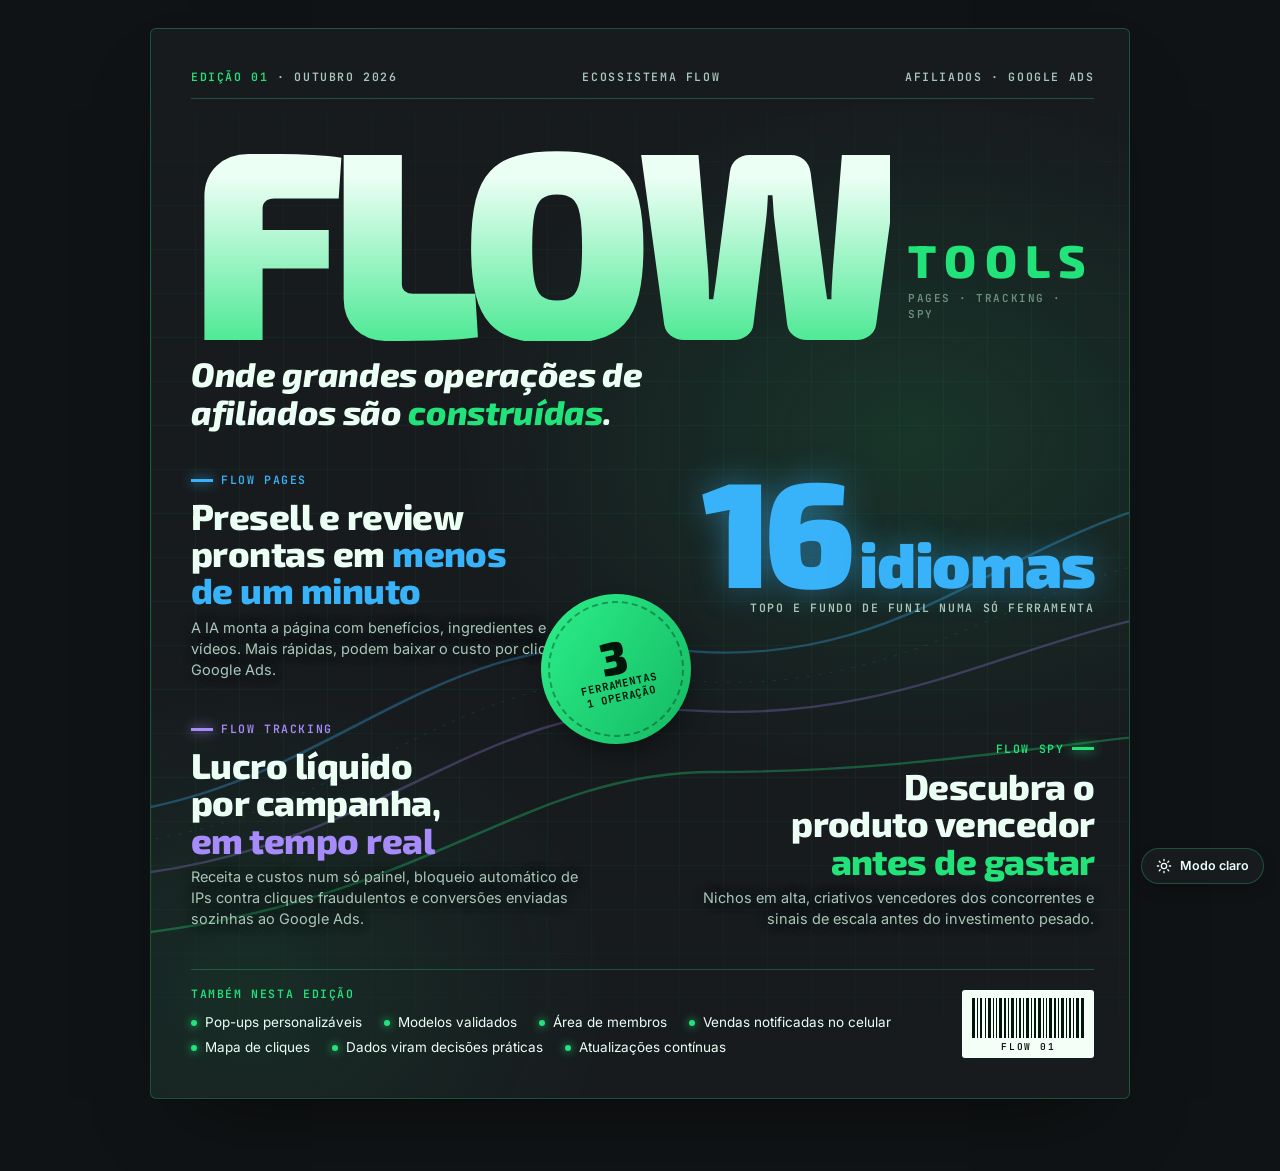
<file: index.html>
<!DOCTYPE html>
<html lang="pt-BR">
<head>
<meta charset="UTF-8">
<meta name="viewport" content="width=device-width, initial-scale=1.0">
<meta name="robots" content="noindex, nofollow, noarchive, nosnippet">
<meta name="referrer" content="no-referrer">
<title>Flow Tools</title>
<link rel="icon" type="image/svg+xml" href="assets/favicon.svg">
<script src="assets/flow-theme.js"></script>
<link rel="preconnect" href="https://fonts.googleapis.com">
<link href="https://fonts.googleapis.com/css2?family=Exo+2:ital,wght@0,500;0,700;0,800;0,900;1,800&family=Inter:wght@400;500;600&family=JetBrains+Mono:wght@500;600&display=swap" rel="stylesheet">
<style>
  /* Cores e tokens: assets/flow-theme.css */
  * { box-sizing: border-box; }
  body {
    margin: 0; min-height: 100vh;
    background: var(--bg); color: var(--text);
    font-family: var(--font-body); line-height: 1.45;
    display: grid; place-items: center; padding: 28px 16px 72px;
  }
  ::selection { background: var(--accent); color: var(--accent-ink); }

  /* ---------- A capa ---------- */
  .cover {
    position: relative; overflow: hidden; isolation: isolate;
    width: 100%; max-width: 980px; min-height: min(1280px, calc(100vh - 56px));
    display: grid; grid-template-rows: auto auto 1fr auto;
    padding: clamp(20px, 3.4vw, 40px);
    border: 1px solid var(--border-strong); border-radius: 6px;
    background:
      radial-gradient(700px 520px at 78% 38%, var(--bg-glow-a), transparent 65%),
      radial-gradient(600px 500px at 10% 90%, var(--bg-glow-b), transparent 60%),
      var(--surface-solid);
    box-shadow: var(--shadow), 0 40px 80px -40px rgba(0,0,0,.6);
  }
  .cover::before { /* grade de fundo */
    content: ""; position: absolute; inset: 0; z-index: -1; pointer-events: none;
    background:
      linear-gradient(var(--grid-line) 1px, transparent 1px) 0 0 / 44px 44px,
      linear-gradient(90deg, var(--grid-line) 1px, transparent 1px) 0 0 / 44px 44px;
    mask-image: linear-gradient(180deg, transparent, #000 25%, #000 75%, transparent);
  }

  .mono { font-family: var(--font-mono); font-weight: 600; letter-spacing: .14em; text-transform: uppercase; }

  /* Faixa do topo */
  .issue {
    display: flex; justify-content: space-between; gap: 12px; flex-wrap: wrap;
    font-size: 11.5px; color: var(--text-dim);
    padding-bottom: 12px; border-bottom: 1px solid var(--border-strong);
  }
  .issue b { color: var(--accent); font-weight: 600; }

  /* Logotipo da revista */
  .mast { position: relative; display: flex; align-items: flex-end; gap: clamp(8px, 1.6vw, 18px); margin-top: 6px; }
  .mast h1 {
    margin: 0; font: 900 clamp(112px, 25vw, 268px)/.8 var(--font-display); letter-spacing: -.055em;
    background: linear-gradient(180deg, var(--text) 30%, var(--accent) 120%);
    -webkit-background-clip: text; background-clip: text; color: transparent;
    padding-top: .08em;
  }
  .mast .side { padding-bottom: clamp(6px, 1.4vw, 18px); display: grid; gap: 8px; }
  .mast .side .tools {
    font: 800 clamp(22px, 4.4vw, 46px)/1 var(--font-display); letter-spacing: .18em; color: var(--accent);
    text-shadow: var(--text-glow);
  }
  .mast .side .mono { font-size: 11px; color: var(--text-muted); }

  .deck {
    margin: 14px 0 0; max-width: 640px;
    font: italic 800 clamp(22px, 3.3vw, 34px)/1.12 var(--font-display); letter-spacing: -.01em; text-wrap: balance;
  }
  .deck em { font-style: inherit; color: var(--accent); }

  /* Miolo da capa */
  .body {
    position: relative; margin-top: clamp(22px, 3vw, 34px);
    display: grid; grid-template-columns: 1fr 1fr; gap: clamp(18px, 3vw, 40px); align-content: start;
  }
  .flowlines { position: absolute; inset: -10% -14% -6% -14%; z-index: -1; width: 128%; height: 116%; opacity: .45; pointer-events: none; }

  .story { max-width: 400px; }
  .story + .story { margin-top: clamp(22px, 3vw, 34px); }
  .story .kicker { display: inline-flex; align-items: center; gap: 8px; font-size: 11.5px; color: var(--tc); }
  .story .kicker::before { content: ""; width: 22px; height: 3px; background: var(--tc); box-shadow: 0 0 12px var(--tc); }
  .story h2 { margin: 8px 0 8px; font: 800 clamp(24px, 3.3vw, 36px)/1.04 var(--font-display); letter-spacing: -.015em; text-wrap: balance; }
  .story h2 span { color: var(--tc); }
  .story p { margin: 0; font-size: 14.5px; color: var(--text-dim); text-shadow: 0 0 6px var(--surface-solid), 0 0 12px var(--surface-solid); }
  .pages { --tc: var(--c-pages); }
  .tracking { --tc: var(--c-tracking); }
  .spy { --tc: var(--c-spy); }

  .right { display: grid; align-content: space-between; justify-items: end; gap: 26px; text-align: right; }
  .right .story { justify-self: end; }
  .right .story .kicker { flex-direction: row-reverse; }

  /* Número em destaque */
  .bignum { text-align: right; }
  .bignum b {
    display: block; font: 900 clamp(84px, 13vw, 150px)/.85 var(--font-display); letter-spacing: -.05em;
    color: var(--c-pages); text-shadow: 0 0 34px color-mix(in srgb, var(--c-pages) 45%, transparent);
  }
  .bignum b small { font-size: .42em; letter-spacing: -.02em; }
  .bignum span { display: block; margin-top: 8px; font-size: 11.5px; color: var(--text-dim); }

  /* Selo */
  .seal {
    position: absolute; left: 47%; top: 44%; translate: -50% -50%; rotate: -12deg;
    width: clamp(118px, 15vw, 150px); aspect-ratio: 1; border-radius: 50%;
    display: grid; place-content: center; text-align: center; gap: 2px;
    background: var(--btn-grad); color: var(--accent-ink);
    box-shadow: var(--glow), 0 14px 30px -12px rgba(0,0,0,.6);
    outline: 2px dashed color-mix(in srgb, var(--accent-ink) 35%, transparent); outline-offset: -9px;
  }
  .seal b { font: 900 clamp(34px, 4.6vw, 46px)/.9 var(--font-display); }
  .seal span { font: 700 10.5px/1.2 var(--font-mono); letter-spacing: .1em; text-transform: uppercase; }

  /* Rodapé da capa */
  .foot {
    margin-top: clamp(26px, 3.6vw, 40px); padding-top: 16px; border-top: 1px solid var(--border-strong);
    display: grid; grid-template-columns: 1fr auto; gap: 22px; align-items: end;
  }
  .also h3 { margin: 0 0 10px; font-size: 11.5px; color: var(--accent); }
  .also ul { list-style: none; margin: 0; padding: 0; display: flex; flex-wrap: wrap; gap: 6px 22px; font-size: 13.5px; color: var(--text); }
  .also li { white-space: nowrap; display: inline-flex; align-items: center; gap: 8px; }
  .also li::before { content: ""; width: 6px; height: 6px; border-radius: 50%; background: var(--accent); box-shadow: 0 0 8px var(--accent); }
  .barcode { display: grid; justify-items: center; gap: 4px; padding: 8px 10px 6px; background: #f4fff8; border-radius: 3px; }
  .barcode svg { display: block; }
  .barcode span { font: 600 9.5px/1 var(--font-mono); letter-spacing: .2em; color: #02150b; }

  @media (max-width: 760px) {
    .body { grid-template-columns: 1fr; }
    .right { justify-items: start; text-align: left; }
    .right .story { justify-self: start; }
    .right .story .kicker { flex-direction: row; }
    .bignum { text-align: left; }
    .seal { position: relative; left: auto; top: auto; translate: none; justify-self: end; margin: -6px 4px -10px 0; order: 2; }
    .foot { grid-template-columns: 1fr; }
    .barcode { justify-self: start; }
    .also li { white-space: normal; }
  }
  @media (max-width: 420px) {
    .mast { flex-direction: column; align-items: flex-start; gap: 4px; }
    .mast .side { padding-bottom: 0; }
  }
</style>
<link rel="stylesheet" href="assets/flow-theme.css">
</head>
<body>
<main class="cover" aria-label="Capa: Ecossistema Flow">

  <div class="issue mono">
    <span><b>Edição 01</b> · Outubro 2026</span>
    <span>Ecossistema Flow</span>
    <span>Afiliados · Google Ads</span>
  </div>

  <header>
    <div class="mast">
      <h1>FLOW</h1>
      <div class="side">
        <span class="tools">TOOLS</span>
        <span class="mono">Pages · Tracking · Spy</span>
      </div>
    </div>
    <p class="deck">Onde grandes operações de afiliados são <em>construídas</em>.</p>
  </header>

  <div class="body">
    <svg class="flowlines" viewBox="0 0 1000 700" preserveAspectRatio="none" aria-hidden="true" fill="none" stroke-linecap="round">
      <path d="M-20 520 C 220 520, 300 260, 520 300 S 820 120, 1020 90" stroke="var(--c-pages)" stroke-width="3" opacity=".7"/>
      <path d="M-20 600 C 260 600, 340 360, 540 380 S 840 260, 1020 240" stroke="var(--c-tracking)" stroke-width="3" opacity=".6"/>
      <path d="M-20 680 C 300 660, 380 460, 560 460 S 860 420, 1020 400" stroke="var(--c-spy)" stroke-width="3" opacity=".7"/>
      <path d="M-20 560 C 240 560, 320 310, 530 340 S 830 190, 1020 165" stroke="var(--accent)" stroke-width="1" opacity=".35" stroke-dasharray="2 8"/>
    </svg>

    <div class="left">
      <article class="story pages">
        <span class="kicker mono">Flow Pages</span>
        <h2>Presell e review prontas em <span>menos de um minuto</span></h2>
        <p>A IA monta a página com benefícios, ingredientes e vídeos. Mais rápidas, podem baixar o custo por clique no Google Ads.</p>
      </article>

      <article class="story tracking">
        <span class="kicker mono">Flow Tracking</span>
        <h2>Lucro líquido por campanha, <span>em tempo real</span></h2>
        <p>Receita e custos num só painel, bloqueio automático de IPs contra cliques fraudulentos e conversões enviadas sozinhas ao Google Ads.</p>
      </article>
    </div>

    <div class="right">
      <div class="bignum">
        <b>16<small> idiomas</small></b>
        <span class="mono">Topo e fundo de funil numa só ferramenta</span>
      </div>

      <article class="story spy">
        <span class="kicker mono">Flow Spy</span>
        <h2>Descubra o produto vencedor <span>antes de gastar</span></h2>
        <p>Nichos em alta, criativos vencedores dos concorrentes e sinais de escala antes do investimento pesado.</p>
      </article>
    </div>

    <div class="seal" aria-label="3 ferramentas, 1 operação">
      <b>3</b>
      <span>ferramentas<br>1 operação</span>
    </div>
  </div>

  <footer class="foot">
    <div class="also">
      <h3 class="mono">Também nesta edição</h3>
      <ul>
        <li>Pop-ups personalizáveis</li>
        <li>Modelos validados</li>
        <li>Área de membros</li>
        <li>Vendas notificadas no celular</li>
        <li>Mapa de cliques</li>
        <li>Dados viram decisões práticas</li>
        <li>Atualizações contínuas</li>
      </ul>
    </div>
    <div class="barcode" aria-hidden="true">
      <svg width="112" height="40" viewBox="0 0 112 40">
        <g fill="#02150b">
          <rect x="0" width="3" height="40"/><rect x="5" width="1" height="40"/><rect x="8" width="2" height="40"/><rect x="13" width="1" height="40"/>
          <rect x="16" width="3" height="40"/><rect x="21" width="1" height="40"/><rect x="24" width="1" height="40"/><rect x="27" width="3" height="40"/>
          <rect x="32" width="2" height="40"/><rect x="36" width="1" height="40"/><rect x="39" width="3" height="40"/><rect x="44" width="1" height="40"/>
          <rect x="47" width="2" height="40"/><rect x="51" width="1" height="40"/><rect x="54" width="3" height="40"/><rect x="59" width="1" height="40"/>
          <rect x="62" width="2" height="40"/><rect x="66" width="3" height="40"/><rect x="71" width="1" height="40"/><rect x="74" width="1" height="40"/>
          <rect x="77" width="3" height="40"/><rect x="82" width="2" height="40"/><rect x="86" width="1" height="40"/><rect x="89" width="3" height="40"/>
          <rect x="94" width="1" height="40"/><rect x="97" width="2" height="40"/><rect x="101" width="1" height="40"/><rect x="104" width="3" height="40"/><rect x="109" width="3" height="40"/>
        </g>
      </svg>
      <span>FLOW 01</span>
    </div>
  </footer>
</main>
</body>
</html>
</file>
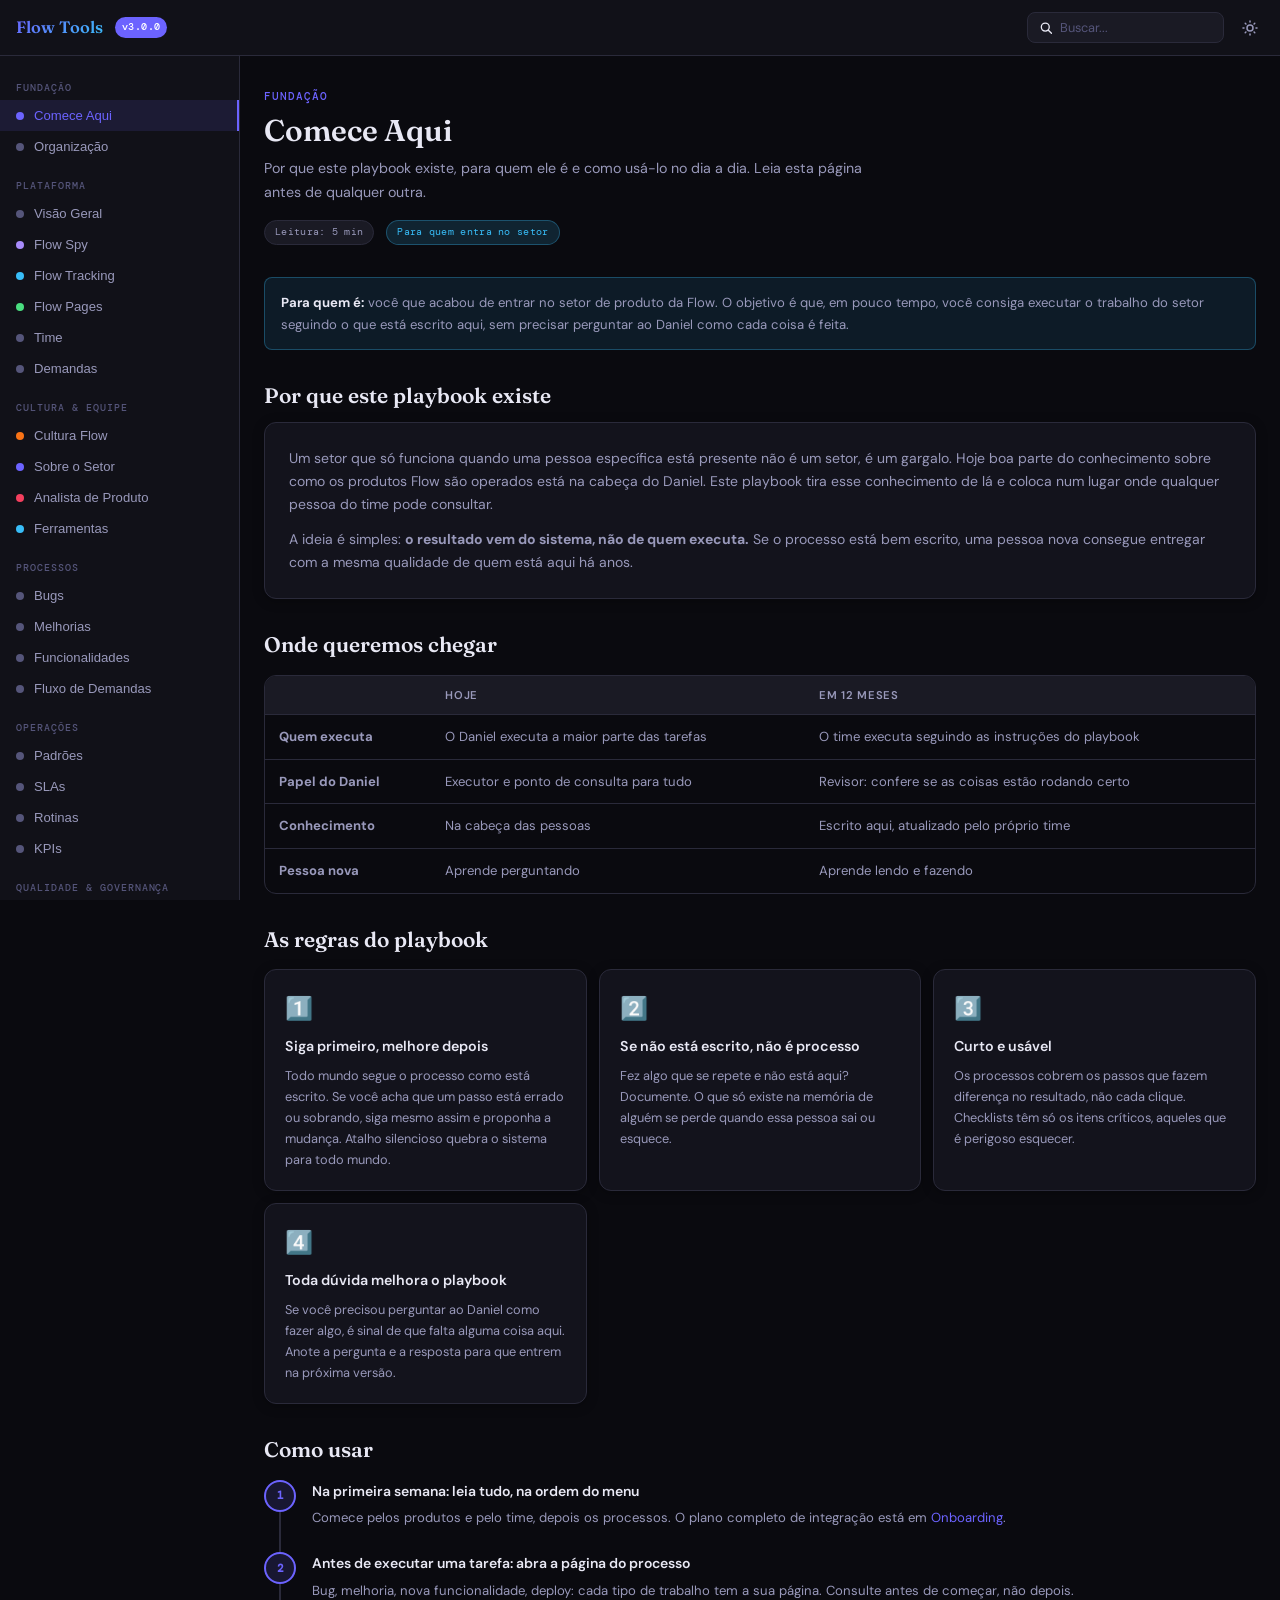
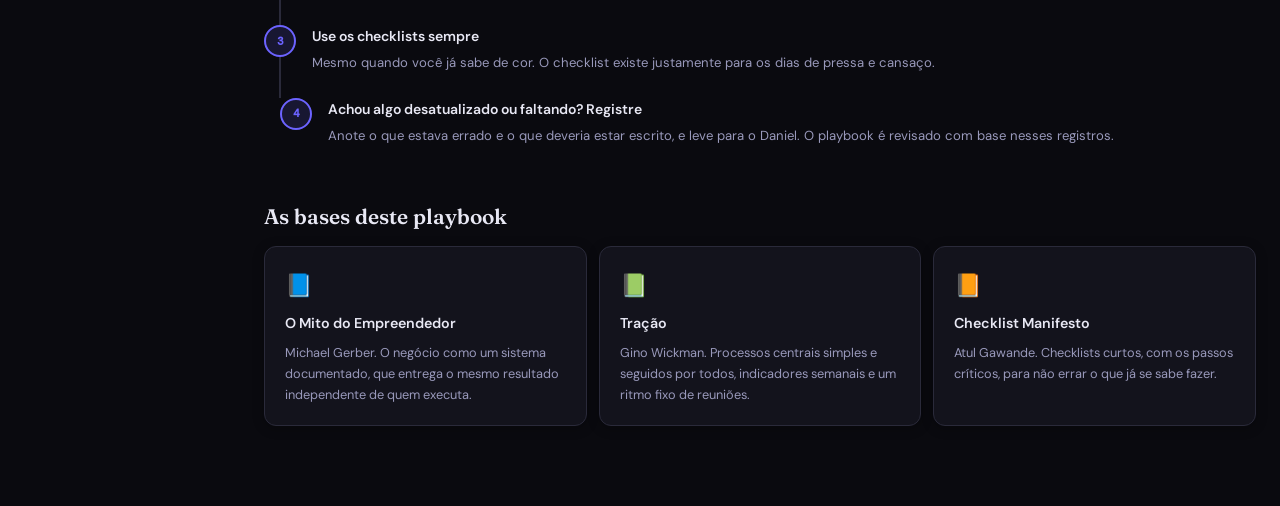
<file: playbook/index.html>
<!doctype html><html><head><meta charset=utf8><meta name=viewport content="width=device-width,initial-scale=1,viewport-fit=cover"><style>:root{color-scheme:light;box-sizing:border-box;padding-top:env(safe-area-inset-top,0px);padding-bottom:env(safe-area-inset-bottom,0px)}html{scroll-padding-top:env(safe-area-inset-top,0px)}body{margin:0;padding:0;font:14px -apple-system,BlinkMacSystemFont,sans-serif;background:#fff;color:#000}img{max-width:100%}[hidden]:not([hidden=until-found i]){display:none!important}</style></head><body>
<title>Flow Tools Playbook</title>
<meta name="claude:viewport-fit-sides" content="cover">
<link rel="preconnect" href="https://fonts.googleapis.com">
<link rel="stylesheet" href="https://fonts.googleapis.com/css2?family=DM+Sans:ital,opsz,wght@0,9..40,300;0,9..40,400;0,9..40,500;0,9..40,600;0,9..40,700;1,9..40,400&family=DM+Mono:wght@400;500&family=Fraunces:ital,opsz,wght@0,9..144,300;0,9..144,600;1,9..144,400&display=swap">
<style>
/* === TOKENS === */
:root{
  --bg:#f8f8fc;--bg2:#ffffff;--bg3:#eeeef6;--bg4:#e3e3ef;
  --fg:#1a1a2e;--fg2:#44446a;--fg3:#777799;
  --accent:#5b52f0;--accent2:#22c55e;--accent3:#ea6c1a;--accent4:#0ea5e9;--accent5:#e11d48;
  --card:#ffffff;--border:#ddddf0;
  --spy:#a78bfa;--track:#38bdf8;--pages:#4ade80;
  --radius:12px;--radius-sm:8px;--radius-lg:16px;
  --shadow:0 2px 12px rgba(0,0,0,.06);--shadow-lg:0 8px 32px rgba(0,0,0,.1);
  --sidebar-w:240px;--topbar-h:56px;
  color-scheme:light;
}
@media(prefers-color-scheme:dark){
  :root:not([data-theme="light"]){
    --bg:#0a0a0f;--bg2:#111118;--bg3:#1a1a24;--bg4:#22222e;
    --fg:#e8e8f4;--fg2:#9999bb;--fg3:#55557a;
    --accent:#6c63ff;--accent2:#4ade80;--accent3:#f97316;--accent4:#38bdf8;--accent5:#f43f5e;
    --card:#13131c;--border:#2a2a3a;
    --shadow:0 2px 12px rgba(0,0,0,.3);--shadow-lg:0 8px 32px rgba(0,0,0,.5);
    color-scheme:dark;
  }
}
:root[data-theme="dark"]{
  --bg:#0a0a0f;--bg2:#111118;--bg3:#1a1a24;--bg4:#22222e;
  --fg:#e8e8f4;--fg2:#9999bb;--fg3:#55557a;
  --accent:#6c63ff;--accent2:#4ade80;--accent3:#f97316;--accent4:#38bdf8;--accent5:#f43f5e;
  --card:#13131c;--border:#2a2a3a;
  --shadow:0 2px 12px rgba(0,0,0,.3);--shadow-lg:0 8px 32px rgba(0,0,0,.5);
  color-scheme:dark;
}
:root[data-theme="light"]{
  --bg:#f8f8fc;--bg2:#ffffff;--bg3:#eeeef6;--bg4:#e3e3ef;
  --fg:#1a1a2e;--fg2:#44446a;--fg3:#777799;
  --accent:#5b52f0;--accent2:#22c55e;--accent3:#ea6c1a;--accent4:#0ea5e9;--accent5:#e11d48;
  --card:#ffffff;--border:#ddddf0;
  color-scheme:light;
}

/* === BASE === */
*,*::before,*::after{box-sizing:border-box;margin:0;padding:0}
html{font-size:15px}
body{
  font-family:'DM Sans',system-ui,sans-serif;
  background:var(--bg);color:var(--fg);
  line-height:1.65;min-height:100vh;
  padding-top:var(--topbar-h);
  padding-left:max(0px,env(safe-area-inset-left,0px));
  padding-right:max(0px,env(safe-area-inset-right,0px));
}

/* === TOPBAR === */
.topbar{
  position:fixed;top:0;left:0;right:0;height:var(--topbar-h);
  background:var(--bg2);border-bottom:1px solid var(--border);
  display:flex;align-items:center;gap:12px;
  padding:0 16px 0 max(16px,env(safe-area-inset-left,0px));
  z-index:100;
  padding-top:env(safe-area-inset-top,0px);
}
.topbar-logo{
  font-family:'Fraunces',serif;font-size:1.1rem;font-weight:600;
  background:linear-gradient(135deg,var(--accent),var(--accent4));
  -webkit-background-clip:text;-webkit-text-fill-color:transparent;
  background-clip:text;white-space:nowrap;
}
.topbar-badge{
  font-family:'DM Mono',monospace;font-size:.65rem;font-weight:500;
  background:var(--accent);color:#fff;padding:2px 7px;border-radius:20px;
  letter-spacing:.04em;
}
.topbar-spacer{flex:1}
.topbar-search{
  display:flex;align-items:center;gap:8px;
  background:var(--bg3);border:1px solid var(--border);border-radius:var(--radius-sm);
  padding:6px 12px;min-width:180px;max-width:260px;
}
.topbar-search input{
  background:none;border:none;outline:none;color:var(--fg);
  font-family:'DM Sans',sans-serif;font-size:.85rem;width:100%;
}
.topbar-search input::placeholder{color:var(--fg3)}
.topbar-btn{
  background:none;border:none;cursor:pointer;color:var(--fg2);
  padding:6px;border-radius:var(--radius-sm);
  display:flex;align-items:center;justify-content:center;
  transition:background .15s,color .15s;
}
.topbar-btn:hover{background:var(--bg3);color:var(--fg)}
.menu-btn{display:none}
@media(max-width:768px){.menu-btn{display:flex}.topbar-search{display:none}}

/* === SIDEBAR === */
.sidebar{
  position:fixed;top:var(--topbar-h);left:0;bottom:0;
  width:var(--sidebar-w);
  background:var(--bg2);border-right:1px solid var(--border);
  overflow-y:auto;overflow-x:hidden;z-index:50;
  transition:transform .25s ease;
  padding-left:env(safe-area-inset-left,0px);
}
.sidebar-inner{padding:12px 0 24px}
.nav-group{margin-bottom:4px}
.nav-group-label{
  font-family:'DM Mono',monospace;font-size:.65rem;font-weight:500;
  text-transform:uppercase;letter-spacing:.1em;
  color:var(--fg3);padding:12px 16px 4px;
}
.nav-item{
  display:flex;align-items:center;gap:10px;
  padding:8px 16px;cursor:pointer;
  font-size:.875rem;font-weight:400;color:var(--fg2);
  border-radius:0;transition:background .12s,color .12s;
  border:none;background:none;width:100%;text-align:left;
}
.nav-item:hover{background:var(--bg3);color:var(--fg)}
.nav-item.active{
  background:color-mix(in srgb,var(--accent) 12%,transparent);
  color:var(--accent);font-weight:500;
  border-right:2px solid var(--accent);
}
.nav-dot{
  width:8px;height:8px;border-radius:50%;flex-shrink:0;
  background:var(--fg3);
}
.nav-item.active .nav-dot{background:var(--accent)}
.nav-dot.spy{background:var(--spy)}
.nav-dot.track{background:var(--track)}
.nav-dot.pages{background:var(--pages)}
.nav-dot.cultura{background:#f97316}
.nav-dot.setor{background:#6c63ff}
.nav-dot.analista{background:#f43f5e}
.nav-dot.tools{background:#38bdf8}
.nav-dot.onboarding{background:#4ade80}
.nav-dot.glossario{background:#a78bfa}

@media(max-width:768px){
  .sidebar{transform:translateX(-100%)}
  .sidebar.open{transform:translateX(0)}
  .sidebar-overlay{
    display:none;position:fixed;inset:0;background:rgba(0,0,0,.4);z-index:49;
  }
  .sidebar-overlay.show{display:block}
}

/* === MAIN CONTENT === */
.main{
  margin-left:var(--sidebar-w);
  min-height:calc(100vh - var(--topbar-h));
  padding:32px max(24px,env(safe-area-inset-right,0px)) 64px max(24px,env(safe-area-inset-left,0px));
}
@media(max-width:768px){.main{margin-left:0;padding:20px 16px 48px}}
.page{display:none}
.page.active{display:block}

/* === TYPOGRAPHY === */
h1{font-family:'Fraunces',serif;font-size:2rem;font-weight:600;line-height:1.2;
   text-wrap:balance;margin-bottom:8px}
h2{font-family:'Fraunces',serif;font-size:1.4rem;font-weight:600;line-height:1.3;
   text-wrap:balance;margin:32px 0 12px}
h3{font-size:1.05rem;font-weight:600;line-height:1.4;text-wrap:balance;margin:24px 0 8px}
h4{font-size:.9rem;font-weight:600;text-transform:uppercase;letter-spacing:.05em;
   color:var(--fg3);margin:20px 0 6px}
p{margin-bottom:12px;color:var(--fg2)}
p:last-child{margin-bottom:0}
a{color:var(--accent);text-decoration:none}
a:hover{text-decoration:underline}
code{font-family:'DM Mono',monospace;font-size:.82em;
     background:var(--bg3);padding:2px 6px;border-radius:4px;color:var(--fg)}

/* === PAGE HEADER === */
.page-header{margin-bottom:32px}
.page-eyebrow{
  font-family:'DM Mono',monospace;font-size:.7rem;font-weight:500;
  text-transform:uppercase;letter-spacing:.1em;
  color:var(--accent);margin-bottom:8px;
}
.page-desc{color:var(--fg2);font-size:.95rem;max-width:600px}
.page-meta{
  display:flex;align-items:center;gap:12px;margin-top:16px;
  flex-wrap:wrap;
}
.chip{
  font-family:'DM Mono',monospace;font-size:.68rem;
  background:var(--bg3);border:1px solid var(--border);
  padding:3px 10px;border-radius:20px;color:var(--fg2);
  letter-spacing:.03em;
}
.chip.green{background:color-mix(in srgb,var(--accent2) 15%,transparent);
  border-color:color-mix(in srgb,var(--accent2) 30%,transparent);color:var(--accent2)}
.chip.blue{background:color-mix(in srgb,var(--accent4) 15%,transparent);
  border-color:color-mix(in srgb,var(--accent4) 30%,transparent);color:var(--accent4)}
.chip.orange{background:color-mix(in srgb,var(--accent3) 15%,transparent);
  border-color:color-mix(in srgb,var(--accent3) 30%,transparent);color:var(--accent3)}
.chip.red{background:color-mix(in srgb,var(--accent5) 15%,transparent);
  border-color:color-mix(in srgb,var(--accent5) 30%,transparent);color:var(--accent5)}
.chip.purple{background:color-mix(in srgb,var(--spy) 15%,transparent);
  border-color:color-mix(in srgb,var(--spy) 30%,transparent);color:var(--spy)}

/* === STAT CARDS === */
.stat-grid{display:grid;grid-template-columns:repeat(auto-fit,minmax(180px,1fr));gap:12px;margin:20px 0}
.stat-card{
  background:var(--card);border:1px solid var(--border);border-radius:var(--radius);
  padding:20px;box-shadow:var(--shadow);
}
.stat-card .stat-val{
  font-family:'Fraunces',serif;font-size:clamp(1.5rem,1.9vw,2.2rem);font-weight:600;
  line-height:1.1;margin-bottom:6px;overflow-wrap:break-word;
}
.stat-card[onclick]{cursor:pointer}

/* === HOVER: cards respond to the pointer === */
.stat-card,.section-card,.product-card,.rule-card,.kpi-card,.sla-card,.team-card,
.demand-card,.phase-card,.milestone-card,.pillar-card,.flow-box{
  transition:transform .18s ease,box-shadow .18s ease,background-color .18s ease;
}
@media(hover:hover){
  .stat-card:hover,.rule-card:hover,.kpi-card:hover,.sla-card:hover,.team-card:hover,
  .demand-card:hover,.phase-card:hover,.milestone-card:hover,.pillar-card:hover{
    transform:translateY(-3px);
    box-shadow:var(--shadow-lg),0 0 0 1px color-mix(in srgb,var(--accent) 45%,transparent);
  }
  .section-card:hover{box-shadow:var(--shadow-lg),0 0 0 1px color-mix(in srgb,var(--accent) 30%,transparent)}
  .flow-box:hover{transform:translateY(-2px);box-shadow:var(--shadow)}
}
@media(prefers-reduced-motion:reduce){
  .stat-card,.section-card,.product-card,.rule-card,.kpi-card,.sla-card,.team-card,
  .demand-card,.phase-card,.milestone-card,.pillar-card,.flow-box{transition:none;transform:none!important}
}
.stat-card .stat-label{font-size:.8rem;color:var(--fg3);text-transform:uppercase;
  letter-spacing:.06em;font-family:'DM Mono',monospace}
.stat-card .stat-sub{font-size:.8rem;color:var(--fg2);margin-top:4px}

/* === SECTION CARDS === */
.section-card{
  background:var(--card);border:1px solid var(--border);border-radius:var(--radius);
  padding:24px;box-shadow:var(--shadow);margin-bottom:16px;
}
.section-card h3{margin-top:0}

/* === PRODUCT CARDS === */
.product-grid{display:grid;grid-template-columns:repeat(auto-fit,minmax(280px,1fr));gap:16px;margin:20px 0}
.product-card{
  background:var(--card);border:1px solid var(--border);border-radius:var(--radius-lg);
  padding:24px;box-shadow:var(--shadow);cursor:pointer;
  transition:box-shadow .2s,transform .15s;position:relative;overflow:hidden;
}
.product-card:hover{box-shadow:var(--shadow-lg);transform:translateY(-2px)}
.product-card::before{
  content:'';position:absolute;top:0;left:0;right:0;height:3px;
}
.product-card.spy::before{background:var(--spy)}
.product-card.track::before{background:var(--track)}
.product-card.pages::before{background:var(--pages)}
.product-icon{
  width:44px;height:44px;border-radius:var(--radius-sm);
  display:flex;align-items:center;justify-content:center;
  font-size:1.4rem;margin-bottom:14px;
}
.product-card.spy .product-icon{background:color-mix(in srgb,var(--spy) 15%,transparent)}
.product-card.track .product-icon{background:color-mix(in srgb,var(--track) 15%,transparent)}
.product-card.pages .product-icon{background:color-mix(in srgb,var(--pages) 15%,transparent)}
.product-card h3{margin:0 0 6px;font-size:1.05rem}
.product-card p{font-size:.85rem;color:var(--fg2);margin:0}

/* === FLOW DIAGRAM === */
.flow-wrap{display:flex;align-items:center;flex-wrap:wrap;gap:8px;margin:16px 0}
.flow-box{
  background:var(--card);border:1px solid var(--border);
  border-radius:var(--radius-sm);padding:10px 16px;
  font-size:.85rem;font-weight:500;white-space:nowrap;
}
.flow-box.accent{background:color-mix(in srgb,var(--accent) 12%,transparent);
  border-color:color-mix(in srgb,var(--accent) 30%,transparent);color:var(--accent)}
.flow-box.green{background:color-mix(in srgb,var(--accent2) 12%,transparent);
  border-color:color-mix(in srgb,var(--accent2) 30%,transparent);color:var(--accent2)}
.flow-box.blue{background:color-mix(in srgb,var(--accent4) 12%,transparent);
  border-color:color-mix(in srgb,var(--accent4) 30%,transparent);color:var(--accent4)}
.flow-box.orange{background:color-mix(in srgb,var(--accent3) 12%,transparent);
  border-color:color-mix(in srgb,var(--accent3) 30%,transparent);color:var(--accent3)}
.flow-box.red{background:color-mix(in srgb,var(--accent5) 12%,transparent);
  border-color:color-mix(in srgb,var(--accent5) 30%,transparent);color:var(--accent5)}
.flow-arrow{color:var(--fg3);font-size:1.2rem;flex-shrink:0}

/* === TABLES === */
.table-wrap{overflow-x:auto;border-radius:var(--radius);
  border:1px solid var(--border);margin:16px 0}
.styled-table{width:100%;border-collapse:collapse;font-size:.875rem}
.styled-table th{
  background:var(--bg3);color:var(--fg2);font-weight:600;
  font-size:.75rem;text-transform:uppercase;letter-spacing:.06em;
  padding:10px 14px;text-align:left;border-bottom:1px solid var(--border);
}
.styled-table td{
  padding:11px 14px;border-bottom:1px solid var(--border);
  color:var(--fg2);vertical-align:top;
}
.styled-table tr:last-child td{border-bottom:none}
.styled-table tr:hover td{background:var(--bg3)}
.badge{
  display:inline-block;font-family:'DM Mono',monospace;font-size:.68rem;
  padding:2px 8px;border-radius:20px;font-weight:500;
}
.badge-green{background:color-mix(in srgb,var(--accent2) 15%,transparent);color:var(--accent2)}
.badge-blue{background:color-mix(in srgb,var(--accent4) 15%,transparent);color:var(--accent4)}
.badge-orange{background:color-mix(in srgb,var(--accent3) 15%,transparent);color:var(--accent3)}
.badge-red{background:color-mix(in srgb,var(--accent5) 15%,transparent);color:var(--accent5)}
.badge-purple{background:color-mix(in srgb,var(--spy) 15%,transparent);color:var(--spy)}
.badge-gray{background:var(--bg4);color:var(--fg3)}

/* === CHECKLIST === */
.checklist{list-style:none;margin:12px 0}
.checklist li{
  display:flex;align-items:flex-start;gap:10px;
  padding:8px 0;border-bottom:1px solid var(--border);
  font-size:.9rem;color:var(--fg2);
}
.checklist li:last-child{border-bottom:none}
.check-icon{
  width:18px;height:18px;border-radius:50%;border:2px solid var(--border);
  flex-shrink:0;margin-top:2px;display:flex;align-items:center;justify-content:center;
  font-size:.65rem;color:transparent;
}
.check-icon.done{
  background:var(--accent2);border-color:var(--accent2);color:#fff;
}

/* === ACCORDION === */
.accordion{margin:8px 0}
.accordion-item{
  background:var(--card);border:1px solid var(--border);
  border-radius:var(--radius-sm);margin-bottom:6px;overflow:hidden;
}
.accordion-header{
  display:flex;align-items:center;justify-content:space-between;
  padding:14px 16px;cursor:pointer;
  font-size:.9rem;font-weight:500;color:var(--fg);
  background:none;border:none;width:100%;text-align:left;
  transition:background .12s;
}
.accordion-header:hover{background:var(--bg3)}
.accordion-arrow{color:var(--fg3);transition:transform .2s;flex-shrink:0}
.accordion-body{
  display:none;padding:0 16px 16px;
  font-size:.875rem;color:var(--fg2);line-height:1.7;
}
.accordion-item.open .accordion-body{display:block}
.accordion-item.open .accordion-arrow{transform:rotate(180deg)}

/* === TIMELINE === */
.timeline{margin:16px 0}
.timeline-item{
  display:flex;gap:16px;padding-bottom:24px;position:relative;
}
.timeline-item:not(:last-child) .timeline-line{
  position:absolute;left:15px;top:32px;bottom:0;
  width:2px;background:var(--border);
}
.timeline-dot{
  width:32px;height:32px;border-radius:50%;
  background:color-mix(in srgb,var(--accent) 15%,transparent);
  border:2px solid var(--accent);flex-shrink:0;
  display:flex;align-items:center;justify-content:center;
  font-family:'DM Mono',monospace;font-size:.7rem;font-weight:600;color:var(--accent);
  z-index:1;
}
.timeline-content{flex:1;min-width:0}
.timeline-title{font-weight:600;margin-bottom:4px}
.timeline-desc{font-size:.875rem;color:var(--fg2)}

/* === RULE CARDS === */
.rule-grid{display:grid;grid-template-columns:repeat(auto-fit,minmax(260px,1fr));gap:12px;margin:16px 0}
.rule-card{
  background:var(--card);border:1px solid var(--border);border-radius:var(--radius);
  padding:20px;box-shadow:var(--shadow);
}
.rule-card .rule-icon{font-size:1.5rem;margin-bottom:10px}
.rule-card h3{margin:0 0 8px;font-size:.95rem}
.rule-card p{font-size:.85rem;color:var(--fg2);margin:0}

/* === KPI CARDS === */
.kpi-grid{display:grid;grid-template-columns:repeat(auto-fit,minmax(200px,1fr));gap:12px;margin:16px 0}
.kpi-card{
  background:var(--card);border:1px solid var(--border);border-radius:var(--radius);
  padding:20px;box-shadow:var(--shadow);
}
.kpi-card .kpi-num{
  font-family:'Fraunces',serif;font-size:2rem;font-weight:600;
  line-height:1;color:var(--accent);margin-bottom:4px;
}
.kpi-card .kpi-label{font-size:.78rem;color:var(--fg3);text-transform:uppercase;
  letter-spacing:.07em;font-family:'DM Mono',monospace}
.kpi-card .kpi-desc{font-size:.82rem;color:var(--fg2);margin-top:6px}

/* === SLA CARDS === */
.sla-grid{display:grid;grid-template-columns:repeat(auto-fit,minmax(220px,1fr));gap:12px;margin:16px 0}
.sla-card{
  background:var(--card);border:1px solid var(--border);border-radius:var(--radius);
  padding:20px;border-top:3px solid;box-shadow:var(--shadow);
}
.sla-card.critical{border-top-color:var(--accent5)}
.sla-card.high{border-top-color:var(--accent3)}
.sla-card.normal{border-top-color:var(--accent4)}
.sla-card.low{border-top-color:var(--accent2)}
.sla-card .sla-time{
  font-family:'Fraunces',serif;font-size:1.8rem;font-weight:600;line-height:1;
  margin-bottom:4px;
}
.sla-card .sla-type{font-size:.78rem;color:var(--fg3);text-transform:uppercase;
  letter-spacing:.07em;font-family:'DM Mono',monospace}
.sla-card .sla-desc{font-size:.83rem;color:var(--fg2);margin-top:8px}

/* === TEAM CARDS === */
.team-grid{display:grid;grid-template-columns:repeat(auto-fit,minmax(200px,1fr));gap:12px;margin:16px 0}
.team-card{
  background:var(--card);border:1px solid var(--border);border-radius:var(--radius);
  padding:20px;text-align:center;box-shadow:var(--shadow);
}
.team-avatar{
  width:56px;height:56px;border-radius:50%;margin:0 auto 12px;
  display:flex;align-items:center;justify-content:center;
  font-family:'Fraunces',serif;font-size:1.5rem;font-weight:600;
  color:#fff;
}
.team-card h3{margin:0 0 4px;font-size:.95rem}
.team-card .team-role{font-size:.8rem;color:var(--fg3);margin-bottom:8px}
.team-card .team-tags{display:flex;gap:6px;justify-content:center;flex-wrap:wrap}
.team-tag{
  font-size:.68rem;font-family:'DM Mono',monospace;
  background:var(--bg3);border:1px solid var(--border);
  padding:2px 8px;border-radius:20px;color:var(--fg2);
}

/* === DEMAND CARDS === */
.demand-card{
  background:var(--card);border:1px solid var(--border);border-radius:var(--radius);
  padding:16px;box-shadow:var(--shadow);margin-bottom:10px;
  display:flex;gap:14px;align-items:flex-start;
}
.demand-card .demand-icon{font-size:1.4rem;flex-shrink:0}
.demand-card h3{margin:0 0 4px;font-size:.9rem}
.demand-card p{font-size:.83rem;color:var(--fg2);margin:0}

/* === PHASE CARDS (Onboarding) === */
.phase-grid{display:grid;grid-template-columns:repeat(auto-fit,minmax(260px,1fr));gap:14px;margin:16px 0}
.phase-card{
  background:var(--card);border:1px solid var(--border);border-radius:var(--radius);
  padding:22px;box-shadow:var(--shadow);border-top:3px solid;
}
.phase-card.week1{border-top-color:var(--accent4)}
.phase-card.week2{border-top-color:var(--accent)}
.phase-card.week3{border-top-color:var(--accent2)}
.phase-card.week4{border-top-color:var(--spy)}
.phase-card .phase-label{
  font-family:'DM Mono',monospace;font-size:.68rem;font-weight:500;
  text-transform:uppercase;letter-spacing:.08em;color:var(--fg3);margin-bottom:6px;
}
.phase-card h3{margin:0 0 12px;font-size:.95rem}
.phase-list{list-style:none}
.phase-list li{
  display:flex;align-items:flex-start;gap:8px;
  font-size:.83rem;color:var(--fg2);padding:4px 0;
}
.phase-list li::before{
  content:'→';color:var(--accent4);flex-shrink:0;margin-top:1px;
}

/* === MILESTONE CARDS (30/60/90) === */
.milestone-grid{display:grid;grid-template-columns:repeat(auto-fit,minmax(240px,1fr));gap:12px;margin:20px 0}
.milestone-card{
  background:var(--card);border:1px solid var(--border);border-radius:var(--radius);
  padding:22px;box-shadow:var(--shadow);
}
.milestone-card .milestone-days{
  font-family:'Fraunces',serif;font-size:2.5rem;font-weight:600;
  line-height:1;margin-bottom:2px;
}
.milestone-card .milestone-label{
  font-family:'DM Mono',monospace;font-size:.68rem;text-transform:uppercase;
  letter-spacing:.08em;color:var(--fg3);margin-bottom:12px;
}
.milestone-card .milestone-goal{
  font-size:.9rem;font-weight:500;color:var(--fg);margin-bottom:10px;
}
.milestone-list{list-style:none}
.milestone-list li{
  font-size:.82rem;color:var(--fg2);padding:3px 0;
  display:flex;align-items:flex-start;gap:6px;
}
.milestone-list li::before{content:'✓';color:var(--accent2);font-size:.75rem;flex-shrink:0;margin-top:2px}

/* === CULTURA PILLAR CARDS === */
.pillar-grid{display:grid;grid-template-columns:repeat(auto-fit,minmax(240px,1fr));gap:14px;margin:20px 0}
.pillar-card{
  background:var(--card);border:1px solid var(--border);border-radius:var(--radius);
  padding:22px;box-shadow:var(--shadow);
  border-top:3px solid;
}
.pillar-card:nth-child(1){border-top-color:var(--accent)}
.pillar-card:nth-child(2){border-top-color:var(--accent3)}
.pillar-card:nth-child(3){border-top-color:var(--accent4)}
.pillar-card:nth-child(4){border-top-color:var(--accent2)}
.pillar-card:nth-child(5){border-top-color:var(--spy)}
.pillar-icon{font-size:1.8rem;margin-bottom:10px}
.pillar-card h3{margin:0 0 8px;font-size:1rem}
.pillar-card p{font-size:.85rem;color:var(--fg2);margin:0 0 12px}
.pillar-examples{font-size:.78rem;color:var(--fg3);font-style:italic;border-top:1px solid var(--border);padding-top:10px}

/* === GLOSSARY === */
.glossary-item{
  background:var(--card);border:1px solid var(--border);border-radius:var(--radius-sm);
  padding:16px;margin-bottom:8px;
}
.glossary-term{
  font-family:'DM Mono',monospace;font-size:.85rem;font-weight:500;
  color:var(--accent);margin-bottom:4px;
}
.glossary-def{font-size:.875rem;color:var(--fg2)}

/* === SEARCH HIGHLIGHT === */
.search-hidden{display:none!important}
mark{background:color-mix(in srgb,var(--accent3) 30%,transparent);
  color:inherit;padding:1px 2px;border-radius:3px}

/* === DIVIDER === */
.divider{height:1px;background:var(--border);margin:28px 0}

/* === INFO BOX === */
.info-box{
  background:color-mix(in srgb,var(--accent4) 10%,transparent);
  border:1px solid color-mix(in srgb,var(--accent4) 30%,transparent);
  border-radius:var(--radius-sm);padding:14px 16px;margin:16px 0;
  font-size:.875rem;color:var(--fg2);
}
.info-box.warning{
  background:color-mix(in srgb,var(--accent3) 10%,transparent);
  border-color:color-mix(in srgb,var(--accent3) 30%,transparent);
}
.info-box.success{
  background:color-mix(in srgb,var(--accent2) 10%,transparent);
  border-color:color-mix(in srgb,var(--accent2) 30%,transparent);
}
.info-box strong{color:var(--fg)}

/* === LANG TOGGLE === */
[data-lang="en"] .pt{display:none}
[data-lang="pt"] .en{display:none}
</style>

<div class="sidebar-overlay" id="overlay" onclick="closeSidebar()"></div>

<header class="topbar">
  <button class="topbar-btn menu-btn" onclick="toggleSidebar()" aria-label="Menu">
    <svg width="18" height="18" viewBox="0 0 18 18" fill="none">
      <rect y="2" width="18" height="2" rx="1" fill="currentColor"/>
      <rect y="8" width="18" height="2" rx="1" fill="currentColor"/>
      <rect y="14" width="18" height="2" rx="1" fill="currentColor"/>
    </svg>
  </button>
  <span class="topbar-logo">Flow Tools</span>
  <span class="topbar-badge">v3.0.0</span>
  <div class="topbar-spacer"></div>
  <div class="topbar-search">
    <svg width="14" height="14" viewBox="0 0 14 14" fill="none">
      <circle cx="6" cy="6" r="4.5" stroke="currentColor" stroke-width="1.5"/>
      <path d="M9.5 9.5L13 13" stroke="currentColor" stroke-width="1.5" stroke-linecap="round"/>
    </svg>
    <input type="text" placeholder="Buscar..." id="searchInput" oninput="handleSearch(this.value)">
  </div>
  <button class="topbar-btn" onclick="toggleTheme()" title="Alternar tema">
    <svg width="16" height="16" viewBox="0 0 16 16" fill="none">
      <path d="M8 1V2M8 14V15M1 8H2M14 8H15M3.22 3.22L3.93 3.93M12.07 12.07L12.78 12.78M3.22 12.78L3.93 12.07M12.07 3.93L12.78 3.22" stroke="currentColor" stroke-width="1.5" stroke-linecap="round"/>
      <circle cx="8" cy="8" r="3" stroke="currentColor" stroke-width="1.5"/>
    </svg>
  </button>
</header>

<nav class="sidebar" id="sidebar">
  <div class="sidebar-inner">

    <div class="nav-group">
      <div class="nav-group-label">Fundação</div>
      <button class="nav-item active" onclick="showPage('comece')">
        <span class="nav-dot orange"></span>Comece Aqui
      </button>
      <button class="nav-item" onclick="showPage('organizacao')">
        <span class="nav-dot orange"></span>Organização
      </button>
    </div>

    <div class="nav-group">
      <div class="nav-group-label">Plataforma</div>
      <button class="nav-item" onclick="showPage('overview')">
        <span class="nav-dot"></span>Visão Geral
      </button>
      <button class="nav-item" onclick="showPage('flowspy')">
        <span class="nav-dot spy"></span>Flow Spy
      </button>
      <button class="nav-item" onclick="showPage('flowtracking')">
        <span class="nav-dot track"></span>Flow Tracking
      </button>
      <button class="nav-item" onclick="showPage('flowpages')">
        <span class="nav-dot pages"></span>Flow Pages
      </button>
      <button class="nav-item" onclick="showPage('team')">
        <span class="nav-dot"></span>Time
      </button>
      <button class="nav-item" onclick="showPage('demands')">
        <span class="nav-dot"></span>Demandas
      </button>
    </div>

    <div class="nav-group">
      <div class="nav-group-label">Cultura & Equipe</div>
      <button class="nav-item" onclick="showPage('cultura')">
        <span class="nav-dot cultura"></span>Cultura Flow
      </button>
      <button class="nav-item" onclick="showPage('setor')">
        <span class="nav-dot setor"></span>Sobre o Setor
      </button>
      <button class="nav-item" onclick="showPage('analista')">
        <span class="nav-dot analista"></span>Analista de Produto
      </button>
      <button class="nav-item" onclick="showPage('ferramentas')">
        <span class="nav-dot tools"></span>Ferramentas
      </button>
    </div>

    <div class="nav-group">
      <div class="nav-group-label">Processos</div>
      <button class="nav-item" onclick="showPage('bugs')">
        <span class="nav-dot"></span>Bugs
      </button>
      <button class="nav-item" onclick="showPage('improvements')">
        <span class="nav-dot"></span>Melhorias
      </button>
      <button class="nav-item" onclick="showPage('features')">
        <span class="nav-dot"></span>Funcionalidades
      </button>
      <button class="nav-item" onclick="showPage('fluxo')">
        <span class="nav-dot orange"></span>Fluxo de Demandas
      </button>
    </div>

    <div class="nav-group">
      <div class="nav-group-label">Operações</div>
      <button class="nav-item" onclick="showPage('standards')">
        <span class="nav-dot"></span>Padrões
      </button>
      <button class="nav-item" onclick="showPage('slas')">
        <span class="nav-dot"></span>SLAs
      </button>
      <button class="nav-item" onclick="showPage('routines')">
        <span class="nav-dot"></span>Rotinas
      </button>
      <button class="nav-item" onclick="showPage('kpis')">
        <span class="nav-dot"></span>KPIs
      </button>
    </div>

    <div class="nav-group">
      <div class="nav-group-label">Qualidade & Governança</div>
      <button class="nav-item" onclick="showPage('qa')">
        <span class="nav-dot"></span>QA Checklist
      </button>
      <button class="nav-item" onclick="showPage('governance')">
        <span class="nav-dot"></span>Governança
      </button>
    </div>

    <div class="nav-group">
      <div class="nav-group-label">Estratégia</div>
      <button class="nav-item" onclick="showPage('backlog')">
        <span class="nav-dot"></span>Backlog e ICE
      </button>
      <button class="nav-item" onclick="showPage('roadmap')">
        <span class="nav-dot"></span>Roadmap
      </button>
    </div>

    <div class="nav-group">
      <div class="nav-group-label">Referência</div>
      <button class="nav-item" onclick="showPage('onboarding')">
        <span class="nav-dot onboarding"></span>Onboarding
      </button>
      <button class="nav-item" onclick="showPage('glossario')">
        <span class="nav-dot glossario"></span>Glossário
      </button>
    </div>

  </div>
</nav>

<main class="main" id="main">

<!-- ===================== PAGE: COMECE AQUI ===================== -->
<section class="page active" id="page-comece">
  <div class="page-header">
    <div class="page-eyebrow">Fundação</div>
    <h1>Comece Aqui</h1>
    <p class="page-desc">Por que este playbook existe, para quem ele é e como usá-lo no dia a dia. Leia esta página antes de qualquer outra.</p>
    <div class="page-meta">
      <span class="chip">Leitura: 5 min</span>
      <span class="chip blue">Para quem entra no setor</span>
    </div>
  </div>

  <div class="info-box">
    <strong>Para quem é:</strong> você que acabou de entrar no setor de produto da Flow. O objetivo é que, em pouco tempo, você consiga executar o trabalho do setor seguindo o que está escrito aqui, sem precisar perguntar ao Daniel como cada coisa é feita.
  </div>

  <h2>Por que este playbook existe</h2>
  <div class="section-card">
    <p>Um setor que só funciona quando uma pessoa específica está presente não é um setor, é um gargalo. Hoje boa parte do conhecimento sobre como os produtos Flow são operados está na cabeça do Daniel. Este playbook tira esse conhecimento de lá e coloca num lugar onde qualquer pessoa do time pode consultar.</p>
    <p>A ideia é simples: <strong>o resultado vem do sistema, não de quem executa.</strong> Se o processo está bem escrito, uma pessoa nova consegue entregar com a mesma qualidade de quem está aqui há anos.</p>
  </div>

  <h2>Onde queremos chegar</h2>
  <div class="table-wrap">
    <table class="styled-table">
      <thead><tr><th></th><th>Hoje</th><th>Em 12 meses</th></tr></thead>
      <tbody>
        <tr><td><strong>Quem executa</strong></td><td>O Daniel executa a maior parte das tarefas</td><td>O time executa seguindo as instruções do playbook</td></tr>
        <tr><td><strong>Papel do Daniel</strong></td><td>Executor e ponto de consulta para tudo</td><td>Revisor: confere se as coisas estão rodando certo</td></tr>
        <tr><td><strong>Conhecimento</strong></td><td>Na cabeça das pessoas</td><td>Escrito aqui, atualizado pelo próprio time</td></tr>
        <tr><td><strong>Pessoa nova</strong></td><td>Aprende perguntando</td><td>Aprende lendo e fazendo</td></tr>
      </tbody>
    </table>
  </div>

  <h2>As regras do playbook</h2>
  <div class="rule-grid">
    <div class="rule-card">
      <div class="rule-icon">1️⃣</div>
      <h3>Siga primeiro, melhore depois</h3>
      <p>Todo mundo segue o processo como está escrito. Se você acha que um passo está errado ou sobrando, siga mesmo assim e proponha a mudança. Atalho silencioso quebra o sistema para todo mundo.</p>
    </div>
    <div class="rule-card">
      <div class="rule-icon">2️⃣</div>
      <h3>Se não está escrito, não é processo</h3>
      <p>Fez algo que se repete e não está aqui? Documente. O que só existe na memória de alguém se perde quando essa pessoa sai ou esquece.</p>
    </div>
    <div class="rule-card">
      <div class="rule-icon">3️⃣</div>
      <h3>Curto e usável</h3>
      <p>Os processos cobrem os passos que fazem diferença no resultado, não cada clique. Checklists têm só os itens críticos, aqueles que é perigoso esquecer.</p>
    </div>
    <div class="rule-card">
      <div class="rule-icon">4️⃣</div>
      <h3>Toda dúvida melhora o playbook</h3>
      <p>Se você precisou perguntar ao Daniel como fazer algo, é sinal de que falta alguma coisa aqui. Anote a pergunta e a resposta para que entrem na próxima versão.</p>
    </div>
  </div>

  <h2>Como usar</h2>
  <div class="timeline">
    <div class="timeline-item">
      <div class="timeline-line"></div>
      <div class="timeline-dot">1</div>
      <div class="timeline-content">
        <div class="timeline-title">Na primeira semana: leia tudo, na ordem do menu</div>
        <div class="timeline-desc">Comece pelos produtos e pelo time, depois os processos. O plano completo de integração está em <a href="#" onclick="showPage('onboarding');return false">Onboarding</a>.</div>
      </div>
    </div>
    <div class="timeline-item">
      <div class="timeline-line"></div>
      <div class="timeline-dot">2</div>
      <div class="timeline-content">
        <div class="timeline-title">Antes de executar uma tarefa: abra a página do processo</div>
        <div class="timeline-desc">Bug, melhoria, nova funcionalidade, deploy: cada tipo de trabalho tem a sua página. Consulte antes de começar, não depois.</div>
      </div>
    </div>
    <div class="timeline-item">
      <div class="timeline-line"></div>
      <div class="timeline-dot">3</div>
      <div class="timeline-content">
        <div class="timeline-title">Use os checklists sempre</div>
        <div class="timeline-desc">Mesmo quando você já sabe de cor. O checklist existe justamente para os dias de pressa e cansaço.</div>
      </div>
    </div>
    <div class="timeline-item">
      <div class="timeline-line"></div>
      <div class="timeline-dot">4</div>
      <div class="timeline-content">
        <div class="timeline-title">Achou algo desatualizado ou faltando? Registre</div>
        <div class="timeline-desc">Anote o que estava errado e o que deveria estar escrito, e leve para o Daniel. O playbook é revisado com base nesses registros.</div>
      </div>
    </div>
  </div>

  <h2>As bases deste playbook</h2>
  <div class="rule-grid">
    <div class="rule-card">
      <div class="rule-icon">📘</div>
      <h3>O Mito do Empreendedor</h3>
      <p>Michael Gerber. O negócio como um sistema documentado, que entrega o mesmo resultado independente de quem executa.</p>
    </div>
    <div class="rule-card">
      <div class="rule-icon">📗</div>
      <h3>Tração</h3>
      <p>Gino Wickman. Processos centrais simples e seguidos por todos, indicadores semanais e um ritmo fixo de reuniões.</p>
    </div>
    <div class="rule-card">
      <div class="rule-icon">📙</div>
      <h3>Checklist Manifesto</h3>
      <p>Atul Gawande. Checklists curtos, com os passos críticos, para não errar o que já se sabe fazer.</p>
    </div>
  </div>
</section>

<!-- ===================== PAGE: ORGANIZAÇÃO ===================== -->
<section class="page" id="page-organizacao">
  <div class="page-header">
    <div class="page-eyebrow">Fundação</div>
    <h1>Organização</h1>
    <p class="page-desc">Quem faz o quê no setor de produto, o que cada um pode decidir sozinho e em que momentos o trabalho passa pelo Daniel.</p>
  </div>

  <div class="info-box">
    <strong>Cargos antes de pessoas:</strong> aqui estão descritos os papéis do setor, não as pessoas que os ocupam hoje. Se alguém sai ou entra, o papel continua o mesmo e as responsabilidades não se perdem.
  </div>

  <h2>Os papéis do setor</h2>
  <div class="rule-grid">
    <div class="rule-card">
      <div class="rule-icon">🎯</div>
      <h3>Product Manager (Daniel)</h3>
      <p>Define a direção dos produtos, dá a palavra final nas prioridades e revisa se o setor está entregando. Cuida da relação com a liderança (Thiago e Gabriel) e fecha os contratos com influencers.</p>
    </div>
    <div class="rule-card">
      <div class="rule-icon">🔬</div>
      <h3>Analista de Produto</h3>
      <p>Executa a operação dos três produtos no dia a dia: ouve os clientes, pesquisa o mercado, testa as entregas e mantém a Biancode andando. É um papel multitarefa, com autonomia crescente. <a href="#" onclick="showPage('analista');return false">Ver perfil completo</a>.</p>
    </div>
    <div class="rule-card">
      <div class="rule-icon">💻</div>
      <h3>Biancode (parceiro)</h3>
      <p>O PO da Biancode conduz a descoberta, mantém o roadmap e prepara a revisão mensal. O time de desenvolvimento executa o que está no topo do ranking e cuida da saúde técnica das plataformas. <a href="#" onclick="showPage('fluxo');return false">Ver o ciclo mensal</a>.</p>
    </div>
  </div>

  <h2>Quem responde por cada coisa</h2>
  <p>Cada tarefa tem um único responsável. Responsável é quem garante que aquilo acontece, mesmo quando pede ajuda a outras pessoas.</p>
  <div class="table-wrap">
    <table class="styled-table">
      <thead><tr><th>Frente</th><th>O que inclui</th><th>Responsável</th></tr></thead>
      <tbody>
        <tr><td><strong>Voz do cliente</strong></td><td>Pesquisa de NPS, satisfação com cada ferramenta e levantamento dos pedidos mais frequentes</td><td>Analista</td></tr>
        <tr><td><strong>Mercado e concorrência</strong></td><td>Acompanhar o que os concorrentes lançam e fazem, e trazer ideias novas, inclusive as fora da caixa</td><td>Analista</td></tr>
        <tr><td><strong>Ponte com a Biancode</strong></td><td>Levar as dores e ideias de melhoria, responder rápido às dúvidas dos devs e conferir os prazos combinados</td><td>Analista</td></tr>
        <tr><td><strong>Apoio às equipes da TB</strong></td><td>Responder às solicitações do suporte e dar assistência às equipes comercial e de marketing da TB no que for pedido</td><td>Analista</td></tr>
        <tr><td><strong>Testes das entregas</strong></td><td>Testar cada função implementada, aprovar ou devolver, e sugerir ajustes</td><td>Analista</td></tr>
        <tr><td><strong>Influencers</strong></td><td>Encontrar influencers para parcerias e acompanhar as entregas combinadas</td><td>Analista</td></tr>
        <tr><td><strong>Ideias de conteúdo</strong></td><td>Sugerir conteúdos para o Instagram com base nas novidades e nas dores dos clientes</td><td>Analista</td></tr>
        <tr><td><strong>Prioridades e direção</strong></td><td>Palavra final sobre o que entra no backlog e em que ordem, e o rumo de cada produto</td><td>Daniel</td></tr>
        <tr><td><strong>Contratos com influencers</strong></td><td>Negociar e fechar as parcerias que o Analista encontrou</td><td>Daniel</td></tr>
        <tr><td><strong>Revisão do setor</strong></td><td>Conferir se o trabalho está rodando certo e se os números estão evoluindo</td><td>Daniel</td></tr>
      </tbody>
    </table>
  </div>

  <h2>Autonomia para decidir</h2>
  <p>O Analista tem autonomia para decidir. O que muda com o tempo é quanto acompanhamento o Daniel faz.</p>
  <div class="phase-grid">
    <div class="phase-card week1">
      <div class="phase-label">Fase 1</div>
      <h3>Decide com acompanhamento</h3>
      <p>No início, o Analista toma as decisões do dia a dia e o Daniel acompanha de perto, corrigindo o rumo quando precisar.</p>
      <ul>
        <li>Decide e mostra ao Daniel o que decidiu</li>
        <li>O Daniel comenta e ajusta</li>
        <li>Cada ajuste vira aprendizado e, quando fizer sentido, regra no playbook</li>
      </ul>
    </div>
    <div class="phase-card week3">
      <div class="phase-label">Fase 2</div>
      <h3>Decide sozinho e comunica</h3>
      <p>Quando o Daniel liberar, o Analista passa a decidir sem acompanhamento prévio, mas sempre avisando o que foi decidido.</p>
      <ul>
        <li>Decide e executa</li>
        <li>Comunica a decisão ao Daniel</li>
        <li>O Daniel revisa nos pontos de revisão abaixo</li>
      </ul>
    </div>
  </div>
  <div class="info-box success">
    <strong>Pedir ajuda é sempre permitido.</strong> Em qualquer fase, se surgir uma dúvida, peça feedback ou ajuda ao Daniel. Ter autonomia não significa decidir no escuro.
  </div>

  <h2>Pontos de revisão do Daniel</h2>
  <div class="timeline">
    <div class="timeline-item">
      <div class="timeline-line"></div>
      <div class="timeline-dot">1</div>
      <div class="timeline-content">
        <div class="timeline-title">Antes de a demanda ir para a Biancode</div>
        <div class="timeline-desc">Toda demanda fica registrada no Notion antes de ser enviada, e o Daniel pode revisar qualquer uma, a qualquer momento. Por isso a demanda precisa estar completa e clara desde o início.</div>
      </div>
    </div>
    <div class="timeline-item">
      <div class="timeline-line"></div>
      <div class="timeline-dot">2</div>
      <div class="timeline-content">
        <div class="timeline-title">Reunião semanal com números</div>
        <div class="timeline-desc">Uma vez por semana, o Analista apresenta os números do setor e o andamento das frentes. É aqui que o Daniel confere se tudo está rodando certo. Os indicadores estão em <a href="#" onclick="showPage('kpis');return false">KPIs</a>.</div>
      </div>
    </div>
  </div>

  <h2>A meta</h2>
  <div class="section-card">
    <p>Fazer das ferramentas Flow as número 1 do mercado. Cada frente acima existe para isso: ouvir o cliente, conhecer bem a concorrência e entregar rápido e com qualidade.</p>
  </div>
</section>

<!-- ===================== PAGE: OVERVIEW ===================== -->
<section class="page" id="page-overview">
  <div class="page-header">
    <div class="page-eyebrow">Plataforma</div>
    <h1>Flow Tools</h1>
    <p class="page-desc">Playbook oficial do setor de produto. Tudo que você precisa saber para operar, evoluir e entregar com excelência as três ferramentas da Flow.</p>
    <div class="page-meta">
      <span class="chip green">v3.0.0</span>
      <span class="chip blue">3 produtos ativos</span>
      <span class="chip">TB Negócios Digitais</span>
    </div>
  </div>

  <div class="stat-grid">
    <div class="stat-card" onclick="showPage('flowspy')">
      <div class="stat-val" style="color:var(--spy)">Flow Spy</div>
      <div class="stat-label">Monitoramento</div>
      <div class="stat-sub">Análise de concorrentes e mercado</div>
    </div>
    <div class="stat-card" onclick="showPage('flowtracking')">
      <div class="stat-val" style="color:var(--track)">Flow Tracking</div>
      <div class="stat-label">Rastreamento</div>
      <div class="stat-sub">Tracking de campanhas</div>
    </div>
    <div class="stat-card" onclick="showPage('flowpages')">
      <div class="stat-val" style="color:var(--pages)">Flow Pages</div>
      <div class="stat-label">Páginas</div>
      <div class="stat-sub">Criação de páginas de afiliados</div>
    </div>
    <div class="stat-card" onclick="showPage('team')">
      <div class="stat-val">Biancode</div>
      <div class="stat-label">Parceiro Dev</div>
      <div class="stat-sub">PO + time de desenvolvimento</div>
    </div>
  </div>

  <h2>Os Três Produtos</h2>
  <div class="product-grid">
    <div class="product-card spy" onclick="showPage('flowspy')">
      <div class="product-icon">🔍</div>
      <h3 style="color:var(--spy)">Flow Spy</h3>
      <p>Ferramenta de monitoramento de concorrentes e espionagem de estratégias de marketing digital. Permite que afiliados e produtores vejam o que está funcionando no mercado.</p>
    </div>
    <div class="product-card track" onclick="showPage('flowtracking')">
      <div class="product-icon">📊</div>
      <h3 style="color:var(--track)">Flow Tracking</h3>
      <p>Plataforma de rastreamento de campanhas de afiliados. Monitora cliques, conversões e ROI de links e campanhas de divulgação em tempo real.</p>
    </div>
    <div class="product-card pages" onclick="showPage('flowpages')">
      <div class="product-icon">📄</div>
      <h3 style="color:var(--pages)">Flow Pages</h3>
      <p>Criador de páginas otimizadas para afiliados. Permite criar landing pages, páginas de review e de comparação de produtos sem código.</p>
    </div>
  </div>

  <h2>Fluxo de Operação</h2>
  <div class="flow-wrap">
    <div class="flow-box accent">Daniel (PM)</div>
    <span class="flow-arrow">→</span>
    <div class="flow-box">Notion (Backlog)</div>
    <span class="flow-arrow">→</span>
    <div class="flow-box blue">Biancode</div>
    <span class="flow-arrow">→</span>
    <div class="flow-box green">Deploy</div>
    <span class="flow-arrow">→</span>
    <div class="flow-box orange">Slack #flow-ads</div>
    <span class="flow-arrow">→</span>
    <div class="flow-box">Usuários</div>
  </div>

  <h2>Princípios Fundamentais</h2>
  <div class="rule-grid">
    <div class="rule-card">
      <div class="rule-icon">📐</div>
      <h3>Dado antes de opinião</h3>
      <p>Toda decisão de produto é embasada em dados de uso, pesquisa com usuários ou análise de mercado. Intuição complementa, nunca substitui.</p>
    </div>
    <div class="rule-card">
      <div class="rule-icon">🚀</div>
      <h3>Velocidade com qualidade</h3>
      <p>Entregar rápido não significa entregar mal. O QA é parte do fluxo, não um obstáculo. Nenhuma atualização vai ao ar sem validação.</p>
    </div>
    <div class="rule-card">
      <div class="rule-icon">👤</div>
      <h3>Foco no usuário</h3>
      <p>O afiliado e o produtor são o centro de tudo. Cada funcionalidade nova passa pelo filtro: isso resolve um problema real do nosso usuário?</p>
    </div>
    <div class="rule-card">
      <div class="rule-icon">🔁</div>
      <h3>Melhoria contínua</h3>
      <p>Nenhum produto está acabado. Cada sprint é uma oportunidade de aprender, ajustar e evoluir com base em feedback real.</p>
    </div>
  </div>
</section>

<!-- ===================== PAGE: FLOWSPY ===================== -->
<section class="page" id="page-flowspy">
  <div class="page-header">
    <div class="page-eyebrow" style="color:var(--spy)">Produto</div>
    <h1 style="color:var(--spy)">Flow Spy</h1>
    <p class="page-desc">Ferramenta de inteligência competitiva para o mercado de afiliados e marketing digital.</p>
    <div class="page-meta">
      <span class="chip purple">Monitoramento</span>
      <span class="chip">Afiliados & Produtores</span>
    </div>
  </div>

  <h2>O que é o Flow Spy</h2>
  <div class="section-card">
    <p>O Flow Spy é uma plataforma de espionagem de estratégias de marketing digital. Permite que afiliados e produtores monitorem criativos, landing pages, anúncios e estratégias dos concorrentes no mercado de infoprodutos e afiliação.</p>
    <p>O produto se posiciona como ferramenta essencial para quem quer copiar o que está funcionando antes de investir em tráfego pago, reduzindo risco e acelerando resultados.</p>
  </div>

  <h2>Funcionalidades Core</h2>
  <div class="accordion">
    <div class="accordion-item">
      <button class="accordion-header" onclick="toggleAccordion(this)">
        🎯 Monitoramento de Criativos
        <svg class="accordion-arrow" width="16" height="16" viewBox="0 0 16 16" fill="none"><path d="M4 6L8 10L12 6" stroke="currentColor" stroke-width="1.5" stroke-linecap="round"/></svg>
      </button>
      <div class="accordion-body">
        <p>Captura e catalogação de anúncios em execução. O usuário consegue ver quais criativos (imagens, vídeos, copies) seus concorrentes estão usando em campanhas pagas, por quanto tempo cada criativo está no ar, e inferir quais estão convertendo melhor.</p>
      </div>
    </div>
    <div class="accordion-item">
      <button class="accordion-header" onclick="toggleAccordion(this)">
        🔗 Spy de Landing Pages
        <svg class="accordion-arrow" width="16" height="16" viewBox="0 0 16 16" fill="none"><path d="M4 6L8 10L12 6" stroke="currentColor" stroke-width="1.5" stroke-linecap="round"/></svg>
      </button>
      <div class="accordion-body">
        <p>Visualização de páginas de vendas e captura da concorrência. Permite entender estruturas de oferta, elementos de persuasão, provas sociais e CTAs que estão sendo utilizados no mercado.</p>
      </div>
    </div>
    <div class="accordion-item">
      <button class="accordion-header" onclick="toggleAccordion(this)">
        📈 Análise de Tendências
        <svg class="accordion-arrow" width="16" height="16" viewBox="0 0 16 16" fill="none"><path d="M4 6L8 10L12 6" stroke="currentColor" stroke-width="1.5" stroke-linecap="round"/></svg>
      </button>
      <div class="accordion-body">
        <p>Identificação de nichos em alta, produtos mais promovidos e sazonalidades do mercado. Ajuda o usuário a entrar em nichos com demanda validada antes de criar conteúdo ou produto.</p>
      </div>
    </div>
    <div class="accordion-item">
      <button class="accordion-header" onclick="toggleAccordion(this)">
        🔍 Busca Avançada
        <svg class="accordion-arrow" width="16" height="16" viewBox="0 0 16 16" fill="none"><path d="M4 6L8 10L12 6" stroke="currentColor" stroke-width="1.5" stroke-linecap="round"/></svg>
      </button>
      <div class="accordion-body">
        <p>Filtros por nicho, plataforma, tipo de anúncio, tempo de veiculação e mais. Permite encontrar rapidamente padrões e inspirações para campanhas próprias.</p>
      </div>
    </div>
  </div>

  <h2>Usuário Ideal (ICP)</h2>
  <div class="table-wrap">
    <table class="styled-table">
      <thead><tr><th>Perfil</th><th>Caso de Uso Principal</th><th>Valor Gerado</th></tr></thead>
      <tbody>
        <tr><td><strong>Afiliado iniciante</strong></td><td>Encontrar criativos para copiar e adaptar</td><td>Reduz curva de aprendizado e desperdício de verba</td></tr>
        <tr><td><strong>Afiliado avançado</strong></td><td>Monitorar concorrência e identificar oportunidades</td><td>Vantagem competitiva e decisões mais rápidas</td></tr>
        <tr><td><strong>Produtor digital</strong></td><td>Analisar como concorrentes posicionam produtos similares</td><td>Melhoria de oferta e posicionamento</td></tr>
        <tr><td><strong>Gestor de tráfego</strong></td><td>Pesquisa de criativos e landing pages para clientes</td><td>Entrega de resultado mais rápido aos clientes</td></tr>
      </tbody>
    </table>
  </div>

  <h2>KPIs do Produto</h2>
  <div class="kpi-grid">
    <div class="kpi-card">
      <div class="kpi-num" style="color:var(--spy)">DAU</div>
      <div class="kpi-label">Usuários Ativos/Dia</div>
      <div class="kpi-desc">Engagement diário com a plataforma</div>
    </div>
    <div class="kpi-card">
      <div class="kpi-num" style="color:var(--spy)">Churn</div>
      <div class="kpi-label">Taxa de Cancelamento</div>
      <div class="kpi-desc">Meta: manter abaixo de 5%/mês</div>
    </div>
    <div class="kpi-card">
      <div class="kpi-num" style="color:var(--spy)">NPS</div>
      <div class="kpi-label">Net Promoter Score</div>
      <div class="kpi-desc">Satisfação e indicação do produto</div>
    </div>
    <div class="kpi-card">
      <div class="kpi-num" style="color:var(--spy)">MRR</div>
      <div class="kpi-label">Receita Recorrente</div>
      <div class="kpi-desc">Crescimento mês a mês</div>
    </div>
  </div>
</section>

<!-- ===================== PAGE: FLOWTRACKING ===================== -->
<section class="page" id="page-flowtracking">
  <div class="page-header">
    <div class="page-eyebrow" style="color:var(--track)">Produto</div>
    <h1 style="color:var(--track)">Flow Tracking</h1>
    <p class="page-desc">Plataforma de rastreamento de campanhas e links para afiliados e gestores de tráfego.</p>
    <div class="page-meta">
      <span class="chip blue">Rastreamento</span>
      <span class="chip">Afiliados & Gestores de Tráfego</span>
    </div>
  </div>

  <h2>O que é o Flow Tracking</h2>
  <div class="section-card">
    <p>O Flow Tracking é uma plataforma de rastreamento de links e campanhas de afiliados. Permite monitorar em tempo real o desempenho de cada link, fonte de tráfego, criativo e campanha, centralizando dados que normalmente ficam dispersos entre diferentes plataformas de anúncio.</p>
    <p>O produto resolve o principal problema dos afiliados: saber exatamente de onde vêm suas vendas e qual criativo, público ou fonte gera o melhor ROI.</p>
  </div>

  <h2>Funcionalidades Core</h2>
  <div class="accordion">
    <div class="accordion-item">
      <button class="accordion-header" onclick="toggleAccordion(this)">
        🔗 Encurtador e Rastreador de Links
        <svg class="accordion-arrow" width="16" height="16" viewBox="0 0 16 16" fill="none"><path d="M4 6L8 10L12 6" stroke="currentColor" stroke-width="1.5" stroke-linecap="round"/></svg>
      </button>
      <div class="accordion-body">
        <p>Criação de links rastreáveis com parâmetros UTM automáticos. Cada clique é registrado com dados de origem, dispositivo, horário e geolocalização. Possibilita comparar diferentes fontes de tráfego de forma centralizada.</p>
      </div>
    </div>
    <div class="accordion-item">
      <button class="accordion-header" onclick="toggleAccordion(this)">
        📊 Dashboard de Performance em Tempo Real
        <svg class="accordion-arrow" width="16" height="16" viewBox="0 0 16 16" fill="none"><path d="M4 6L8 10L12 6" stroke="currentColor" stroke-width="1.5" stroke-linecap="round"/></svg>
      </button>
      <div class="accordion-body">
        <p>Painel unificado com cliques, conversões, CTR, CPC, CPA e ROI por campanha. O afiliado não precisa mais abrir 5 abas de diferentes plataformas para entender seus resultados.</p>
      </div>
    </div>
    <div class="accordion-item">
      <button class="accordion-header" onclick="toggleAccordion(this)">
        🔄 Rotação de Links (A/B)
        <svg class="accordion-arrow" width="16" height="16" viewBox="0 0 16 16" fill="none"><path d="M4 6L8 10L12 6" stroke="currentColor" stroke-width="1.5" stroke-linecap="round"/></svg>
      </button>
      <div class="accordion-body">
        <p>Teste A/B automático entre diferentes ofertas, páginas ou criativos. Um único link distribui o tráfego entre variações e aponta qual converte melhor, eliminando a dependência de testes manuais.</p>
      </div>
    </div>
    <div class="accordion-item">
      <button class="accordion-header" onclick="toggleAccordion(this)">
        🛡️ Proteção de Links
        <svg class="accordion-arrow" width="16" height="16" viewBox="0 0 16 16" fill="none"><path d="M4 6L8 10L12 6" stroke="currentColor" stroke-width="1.5" stroke-linecap="round"/></svg>
      </button>
      <div class="accordion-body">
        <p>Cloak de links para evitar suspensão em plataformas de anúncio. Filtros de bots e cliques inválidos para que os dados de conversão sejam confiáveis e o budget não seja desperdiçado.</p>
      </div>
    </div>
  </div>

  <h2>Usuário Ideal (ICP)</h2>
  <div class="table-wrap">
    <table class="styled-table">
      <thead><tr><th>Perfil</th><th>Caso de Uso Principal</th><th>Valor Gerado</th></tr></thead>
      <tbody>
        <tr><td><strong>Afiliado com tráfego pago</strong></td><td>Saber qual anúncio e criativo gera mais venda</td><td>Otimização de budget e escala das campanhas vencedoras</td></tr>
        <tr><td><strong>Gestor de tráfego</strong></td><td>Reportar resultados de campanhas para clientes</td><td>Dashboard unificado e relatórios profissionais</td></tr>
        <tr><td><strong>Afiliado multi-nicho</strong></td><td>Gerenciar dezenas de campanhas simultaneamente</td><td>Organização e visibilidade total do portfólio</td></tr>
        <tr><td><strong>Time de marketing</strong></td><td>Centralizar dados de múltiplas fontes</td><td>Decisões mais rápidas e baseadas em dados únicos</td></tr>
      </tbody>
    </table>
  </div>

  <h2>Integrações Principais</h2>
  <h3>Fontes de tráfego</h3>
  <div class="flow-wrap">
    <div class="flow-box blue">Meta Ads</div>
    <div class="flow-box blue">Google Ads</div>
    <div class="flow-box blue">TikTok Ads</div>
    <div class="flow-box blue">Taboola</div>
    <div class="flow-box blue">MGID</div>
  </div>
  <h3 style="margin-top:18px">Plataformas de afiliado</h3>
  <p>Plataformas que o afiliado pode conectar à Flow Tracking para receber as vendas:</p>
  <div class="flow-wrap">
    <div class="flow-box">Hotmart</div><div class="flow-box">Monetizze</div><div class="flow-box">Eduzz</div><div class="flow-box">Kiwify</div><div class="flow-box">ClickBank</div><div class="flow-box">BuyGoods</div><div class="flow-box">MaxWeb</div><div class="flow-box">MediaScalers</div><div class="flow-box">Gurumedia</div><div class="flow-box">JVZoo</div><div class="flow-box">Digistore24</div><div class="flow-box">Braip</div><div class="flow-box">Cakto</div><div class="flow-box">Cartpanda</div><div class="flow-box">Kirvano</div><div class="flow-box">Perfect Pay</div><div class="flow-box">Ticto</div><div class="flow-box">Logzz</div><div class="flow-box">Coinzz</div><div class="flow-box">AdCombo</div><div class="flow-box">Aff1</div><div class="flow-box">CashFactories</div><div class="flow-box">ClickHunts</div><div class="flow-box">ClicksADV</div><div class="flow-box">CPACombo</div><div class="flow-box">CPAgetti</div><div class="flow-box">Dr. Cash</div><div class="flow-box">Everad</div><div class="flow-box">Ezaff</div><div class="flow-box">Hebreus</div><div class="flow-box">H&amp;W Affiliate</div><div class="flow-box">Leadrock</div><div class="flow-box">LemonAd</div><div class="flow-box">ManyMoney</div><div class="flow-box">MaxBounty</div><div class="flow-box">MyLead</div><div class="flow-box">Netvork</div><div class="flow-box">NutriProfits</div><div class="flow-box">ProfitPay</div><div class="flow-box">SellHealth</div><div class="flow-box">SmartADV</div><div class="flow-box">SmashLoud</div><div class="flow-box">TerraLeads</div><div class="flow-box">The Fellas Ads</div><div class="flow-box">Traffic Light</div><div class="flow-box">Webvork</div>
  </div>
</section>

<!-- ===================== PAGE: FLOWPAGES ===================== -->
<section class="page" id="page-flowpages">
  <div class="page-header">
    <div class="page-eyebrow" style="color:var(--pages)">Produto</div>
    <h1 style="color:var(--pages)">Flow Pages</h1>
    <p class="page-desc">Criador de páginas otimizadas para afiliados, sem necessidade de código ou design.</p>
    <div class="page-meta">
      <span class="chip green">Páginas</span>
      <span class="chip">Afiliados & Criadores de Conteúdo</span>
    </div>
  </div>

  <h2>O que é o Flow Pages</h2>
  <div class="section-card">
    <p>O Flow Pages é um gerador de páginas feito para o afiliado. A partir do link de afiliado, ele cria páginas de review, pop-up, topo de funil, páginas com IA, Express com IA e páginas robustas, sem precisar saber programar ou contratar um designer.</p>
    <p>Depois de pronta, a página pode ser editada no HTML e publicada direto na Hostinger, depois que o afiliado integra a conta da Hostinger ao Flow Pages. A ferramenta também tem um campo de MCP, para receber comandos do Claude, do GPT, do Gemini e de outras ferramentas de IA.</p>
  </div>

  <h2>Funcionalidades Core</h2>
  <div class="accordion">
    <div class="accordion-item">
      <button class="accordion-header" onclick="toggleAccordion(this)">
        🤖 Geração com IA a partir do link de afiliado
        <svg class="accordion-arrow" width="16" height="16" viewBox="0 0 16 16" fill="none"><path d="M4 6L8 10L12 6" stroke="currentColor" stroke-width="1.5" stroke-linecap="round"/></svg>
      </button>
      <div class="accordion-body">
        <p>O afiliado informa o link de afiliado e escolhe o tipo de página. O Flow Pages gera a página completa: review, pop-up, topo de funil, página com IA, Express com IA ou página robusta.</p>
      </div>
    </div>
    <div class="accordion-item">
      <button class="accordion-header" onclick="toggleAccordion(this)">
        ✏️ Edição no HTML
        <svg class="accordion-arrow" width="16" height="16" viewBox="0 0 16 16" fill="none"><path d="M4 6L8 10L12 6" stroke="currentColor" stroke-width="1.5" stroke-linecap="round"/></svg>
      </button>
      <div class="accordion-body">
        <p>Depois que a página é gerada, o afiliado pode fazer ajustes direto no HTML antes de publicar.</p>
      </div>
    </div>
    <div class="accordion-item">
      <button class="accordion-header" onclick="toggleAccordion(this)">
        🚀 Publicação direta na Hostinger
        <svg class="accordion-arrow" width="16" height="16" viewBox="0 0 16 16" fill="none"><path d="M4 6L8 10L12 6" stroke="currentColor" stroke-width="1.5" stroke-linecap="round"/></svg>
      </button>
      <div class="accordion-body">
        <p>Com a conta da Hostinger integrada ao Flow Pages, a página é publicada direto no domínio do afiliado, sem precisar baixar arquivos ou subir manualmente.</p>
      </div>
    </div>
    <div class="accordion-item">
      <button class="accordion-header" onclick="toggleAccordion(this)">
        🧩 MCP: comandos por IA
        <svg class="accordion-arrow" width="16" height="16" viewBox="0 0 16 16" fill="none"><path d="M4 6L8 10L12 6" stroke="currentColor" stroke-width="1.5" stroke-linecap="round"/></svg>
      </button>
      <div class="accordion-body">
        <p>O Flow Pages tem um campo de MCP para conectar o Claude, o GPT, o Gemini e outras ferramentas de IA. Assim o afiliado consegue mandar comandos para a ferramenta direto da IA que já usa.</p>
      </div>
    </div>
    <div class="accordion-item">
      <button class="accordion-header" onclick="toggleAccordion(this)">
        ⚡ Velocidade e Performance
        <svg class="accordion-arrow" width="16" height="16" viewBox="0 0 16 16" fill="none"><path d="M4 6L8 10L12 6" stroke="currentColor" stroke-width="1.5" stroke-linecap="round"/></svg>
      </button>
      <div class="accordion-body">
        <p>Páginas geradas com foco em Core Web Vitals. Carregamento rápido mesmo em conexões 3G. Fundamental para campanhas pagas onde a velocidade impacta diretamente o custo por clique e a taxa de conversão.</p>
      </div>
    </div>
    <div class="accordion-item">
      <button class="accordion-header" onclick="toggleAccordion(this)">
        🔗 Integração com Flow Tracking
        <svg class="accordion-arrow" width="16" height="16" viewBox="0 0 16 16" fill="none"><path d="M4 6L8 10L12 6" stroke="currentColor" stroke-width="1.5" stroke-linecap="round"/></svg>
      </button>
      <div class="accordion-body">
        <p>Todas as páginas criadas no Flow Pages se conectam automaticamente ao Flow Tracking. Cada clique nos CTAs é rastreado, permitindo análise completa do funil do afiliado em um só lugar.</p>
      </div>
    </div>
  </div>

  <h2>Tipos de Página Suportados</h2>
  <div class="rule-grid">
    <div class="rule-card">
      <div class="rule-icon">⭐</div>
      <h3>Review de Produto</h3>
      <p>Página de análise do produto com CTA para o link de afiliado, nos formatos TSL e DTC.</p>
    </div>
    <div class="rule-card">
      <div class="rule-icon">🪟</div>
      <h3>Pop-up</h3>
      <p>Página com pop-up que leva o visitante para o link de afiliado.</p>
    </div>
    <div class="rule-card">
      <div class="rule-icon">🔝</div>
      <h3>Topo de Funil</h3>
      <p>Página para aquecer o tráfego frio antes de mandar o visitante para a oferta.</p>
    </div>
    <div class="rule-card">
      <div class="rule-icon">🤖</div>
      <h3>Página com IA</h3>
      <p>Página gerada pela IA a partir do link de afiliado e do produto.</p>
    </div>
    <div class="rule-card">
      <div class="rule-icon">⚡</div>
      <h3>Express com IA</h3>
      <p>Versão rápida da página com IA, para colocar uma campanha no ar em poucos minutos.</p>
    </div>
    <div class="rule-card">
      <div class="rule-icon">🏗️</div>
      <h3>Página Robusta</h3>
      <p>Página mais completa e longa, com mais seções sobre o produto.</p>
    </div>
  </div>
</section>


<!-- ===================== PAGE: TEAM ===================== -->
<section class="page" id="page-team">
  <div class="page-header">
    <div class="page-eyebrow">Plataforma</div>
    <h1>Time</h1>
    <p class="page-desc">Pessoas e parceiros que constroem e operam as ferramentas Flow.</p>
  </div>

  <h2>Setor de Produto (TB Negócios Digitais)</h2>
  <div class="team-grid">
    <div class="team-card">
      <div class="team-avatar" style="background:var(--accent)">D</div>
      <h3>Daniel Breda</h3>
      <div class="team-role">Product Manager</div>
      <div class="team-tags">
        <span class="team-tag">Flow Spy</span>
        <span class="team-tag">Flow Tracking</span>
        <span class="team-tag">Flow Pages</span>
      </div>
    </div>
  </div>

  <h2>Parceiro de Desenvolvimento</h2>
  <div class="info-box">
    <strong>Biancode</strong> é a empresa de desenvolvimento parceira responsável por implementar todas as demandas dos produtos Flow. A relação é de parceria técnica, não de squad interno.
  </div>
  <div class="team-grid">
    <div class="team-card">
      <div class="team-avatar" style="background:var(--accent4)">PO</div>
      <h3>PO e Gestor de Produto</h3>
      <div class="team-role">Biancode</div>
      <div class="team-tags">
        <span class="team-tag">Descoberta</span>
        <span class="team-tag">Roadmap</span>
        <span class="team-tag">Priorização</span>
      </div>
    </div>
    <div class="team-card">
      <div class="team-avatar" style="background:var(--accent2)">B</div>
      <h3>Time de Desenvolvimento</h3>
      <div class="team-role">Biancode</div>
      <div class="team-tags">
        <span class="team-tag">Sprints</span>
        <span class="team-tag">Saúde técnica</span>
      </div>
    </div>
  </div>

  <h2>Liderança (TB Negócios Digitais)</h2>
  <div class="info-box">
    Thiago e Gabriel são os responsáveis pela aprovação estratégica. Atualmente as demandas operacionais ficam sob responsabilidade do Daniel. O objetivo é que, com mais capacidade, aprovações importantes comecem a ser roteadas para a liderança.
  </div>
  <div class="team-grid">
    <div class="team-card">
      <div class="team-avatar" style="background:var(--spy)">T</div>
      <h3>Thiago</h3>
      <div class="team-role">Liderança / TB Negócios Digitais</div>
      <div class="team-tags">
        <span class="team-tag">Estratégia</span>
        <span class="team-tag">Aprovação</span>
      </div>
    </div>
    <div class="team-card">
      <div class="team-avatar" style="background:var(--accent5)">G</div>
      <h3>Gabriel</h3>
      <div class="team-role">Liderança / TB Negócios Digitais</div>
      <div class="team-tags">
        <span class="team-tag">Estratégia</span>
        <span class="team-tag">Aprovação</span>
      </div>
    </div>
  </div>

  <h2>Time de Marketing</h2>
  <div class="section-card">
    <p>O time de marketing é notificado via canal dedicado no Slack sempre que uma atualização é liberada em qualquer produto Flow. Eles são responsáveis por comunicar os usuários sobre novas funcionalidades, melhorias e correções.</p>
    <div class="flow-wrap" style="margin-top:14px">
      <div class="flow-box green">Deploy realizado</div>
      <span class="flow-arrow">→</span>
      <div class="flow-box accent">PM notifica Slack</div>
      <span class="flow-arrow">→</span>
      <div class="flow-box blue">Marketing comunica usuários</div>
    </div>
  </div>
</section>

<!-- ===================== PAGE: DEMANDS ===================== -->
<section class="page" id="page-demands">
  <div class="page-header">
    <div class="page-eyebrow">Plataforma</div>
    <h1>Tipos de Demanda</h1>
    <p class="page-desc">Categorias de trabalho que chegam ao backlog e como cada uma é tratada.</p>
  </div>

  <div class="demand-card">
    <div class="demand-icon">🐛</div>
    <div>
      <h3>Bug</h3>
      <p>Comportamento incorreto ou inesperado do sistema. Tem prioridade alta por impactar diretamente a experiência do usuário. Deve ser reportado com evidências (print, vídeo, passo a passo para reproduzir).</p>
    </div>
  </div>
  <div class="demand-card">
    <div class="demand-icon">✨</div>
    <div>
      <h3>Melhoria</h3>
      <p>Aprimoramento de uma funcionalidade existente. Pode ser de UX, performance, clareza de dados ou fluxo. Geralmente vem de feedback de usuários ou de análise interna de uso.</p>
    </div>
  </div>
  <div class="demand-card">
    <div class="demand-icon">🚀</div>
    <div>
      <h3>Nova Funcionalidade</h3>
      <p>Feature que não existe ainda no produto. Requer validação mais rigorosa antes de entrar no roadmap: existe demanda real? Quantos usuários pedem isso? Está alinhado com a estratégia?</p>
    </div>
  </div>
  <div class="demand-card">
    <div class="demand-icon">🔧</div>
    <div>
      <h3>Débito Técnico</h3>
      <p>Refatoração de código, atualização de dependências ou melhoria de arquitetura sem impacto direto visível ao usuário. Necessária para manter a saúde e velocidade do sistema a longo prazo.</p>
    </div>
  </div>
  <div class="demand-card">
    <div class="demand-icon">🔗</div>
    <div>
      <h3>Integração</h3>
      <p>Conexão com ferramenta, API ou plataforma externa. Requer análise técnica prévia da Biancode para estimar complexidade e dependências externas.</p>
    </div>
  </div>

  <h2>Critérios de Priorização</h2>
  <div class="table-wrap">
    <table class="styled-table">
      <thead><tr><th>Critério</th><th>Peso</th><th>Perguntas-chave</th></tr></thead>
      <tbody>
        <tr><td><strong>Impacto no usuário</strong></td><td><span class="badge badge-red">Alto</span></td><td>Quantos usuários afeta? Qual a severidade da dor?</td></tr>
        <tr><td><strong>Alinhamento estratégico</strong></td><td><span class="badge badge-red">Alto</span></td><td>Contribui para o crescimento e retenção?</td></tr>
        <tr><td><strong>Esforço de implementação</strong></td><td><span class="badge badge-orange">Médio</span></td><td>Quantos dias de dev? Tem dependências?</td></tr>
        <tr><td><strong>Dados de demanda</strong></td><td><span class="badge badge-orange">Médio</span></td><td>Quantos usuários solicitaram? Tem pesquisa que valida?</td></tr>
        <tr><td><strong>Risco técnico</strong></td><td><span class="badge badge-blue">Normal</span></td><td>Pode quebrar outras partes? Tem rollback?</td></tr>
      </tbody>
    </table>
  </div>
</section>

<!-- ===================== PAGE: CULTURA ===================== -->
<section class="page" id="page-cultura">
  <div class="page-header">
    <div class="page-eyebrow" style="color:var(--accent3)">Cultura & Equipe</div>
    <h1>Cultura Flow</h1>
    <p class="page-desc">Os valores, comportamentos e princípios que guiam como trabalhamos no setor de produto. Construída a partir da cultura TB, adaptada para o universo do desenvolvimento de software.</p>
  </div>

  <div class="info-box success">
    <strong>Base:</strong> A Cultura Flow é derivada dos pilares da TB Negócios Digitais (Proatividade e Verdade) e expandida para o contexto de tecnologia e desenvolvimento de produto.
  </div>

  <h2>Os 5 Pilares Flow</h2>
  <div class="pillar-grid">
    <div class="pillar-card">
      <div class="pillar-icon">📊</div>
      <h3>Dado acima de opinião</h3>
      <p>Toda decisão relevante de produto precisa ser embasada em dado, pesquisa ou evidência concreta. Opinião e intuição são pontos de partida, não conclusões.</p>
      <div class="pillar-examples">Ex: antes de pedir uma nova feature, mostre quantos usuários pedem. Antes de dizer que algo está ruim, mostre o dado de onde estão saindo.</div>
    </div>
    <div class="pillar-card">
      <div class="pillar-icon">⚡</div>
      <h3>Velocidade com responsabilidade</h3>
      <p>Entregamos rápido, mas não entregamos mal. A pressa que pula o QA cria débito que vai nos atrasar três vezes mais depois. Velocidade real é ciclo curto, qualidade mantida.</p>
      <div class="pillar-examples">Ex: nunca pula etapa de teste só porque a entrega está atrasada. Se precisar de mais tempo, comunique antes, não depois.</div>
    </div>
    <div class="pillar-card">
      <div class="pillar-icon">👤</div>
      <h3>Usuário no centro</h3>
      <p>O afiliado que usa nosso produto todo dia é a razão de existir do nosso trabalho. Cada funcionalidade, cada correção e cada melhoria deve ser avaliada pelo impacto real que tem na vida dele.</p>
      <div class="pillar-examples">Ex: pesquisa de usuário não é opcional, é parte do processo. O feedback de quem usa vale mais do que qualquer suposição interna.</div>
    </div>
    <div class="pillar-card">
      <div class="pillar-icon">💬</div>
      <h3>Transparência total</h3>
      <p>Comunicamos o que está acontecendo, o que está atrasado e o que está com problema antes de ser perguntado. Não existe "deixar para ver se resolve sozinho". Transparência cria confiança.</p>
      <div class="pillar-examples">Ex: se um prazo não vai ser cumprido, avise no mesmo dia que perceber, não na véspera da entrega. Se algo quebrou em produção, comunique imediatamente.</div>
    </div>
    <div class="pillar-card">
      <div class="pillar-icon">🎯</div>
      <h3>Ownership de ponta a ponta</h3>
      <p>Quem pega uma tarefa é dono dela até o fim. Não existe "eu mandei para alguém" ou "fiz minha parte". Ownership significa acompanhar, cobrar e garantir que chegou onde precisava chegar.</p>
      <div class="pillar-examples">Ex: se você abriu uma demanda no Notion, você acompanha até o deploy. Se você testou e aprovou, você responde pelo resultado em produção.</div>
    </div>
  </div>

  <div class="divider"></div>

  <h2>Comportamentos Esperados</h2>
  <div class="accordion">
    <div class="accordion-item">
      <button class="accordion-header" onclick="toggleAccordion(this)">
        ✅ Comunicação proativa
        <svg class="accordion-arrow" width="16" height="16" viewBox="0 0 16 16" fill="none"><path d="M4 6L8 10L12 6" stroke="currentColor" stroke-width="1.5" stroke-linecap="round"/></svg>
      </button>
      <div class="accordion-body">
        <p>Comunicar atualizações antes de serem solicitadas. Se algo mudou, atrasou ou tem um bloqueio, a pessoa responsável avisa primeiro. No Slack: uma mensagem objetiva com contexto + próximo passo. Nunca deixar alguém esperando sem retorno por mais de 4h em horário comercial.</p>
      </div>
    </div>
    <div class="accordion-item">
      <button class="accordion-header" onclick="toggleAccordion(this)">
        ✅ Feedback construtivo e contínuo
        <svg class="accordion-arrow" width="16" height="16" viewBox="0 0 16 16" fill="none"><path d="M4 6L8 10L12 6" stroke="currentColor" stroke-width="1.5" stroke-linecap="round"/></svg>
      </button>
      <div class="accordion-body">
        <p>Feedback não é só em reunião de avaliação. É no dia a dia, é em cima do trabalho entregue, é no momento certo. Feedback é um presente: dê com respeito, receba com abertura. Quem não dá feedback está falhando com o time.</p>
      </div>
    </div>
    <div class="accordion-item">
      <button class="accordion-header" onclick="toggleAccordion(this)">
        ✅ Autonomia com alinhamento
        <svg class="accordion-arrow" width="16" height="16" viewBox="0 0 16 16" fill="none"><path d="M4 6L8 10L12 6" stroke="currentColor" stroke-width="1.5" stroke-linecap="round"/></svg>
      </button>
      <div class="accordion-body">
        <p>Autonomia para executar não é autonomia para decidir tudo sozinho. Decisões que impactam outras pessoas ou outros processos precisam de alinhamento prévio. Antes de agir em algo estratégico, comunique. Depois, execute sem precisar ser microgerenciado.</p>
      </div>
    </div>
    <div class="accordion-item">
      <button class="accordion-header" onclick="toggleAccordion(this)">
        ✅ Documentação como cultura
        <svg class="accordion-arrow" width="16" height="16" viewBox="0 0 16 16" fill="none"><path d="M4 6L8 10L12 6" stroke="currentColor" stroke-width="1.5" stroke-linecap="round"/></svg>
      </button>
      <div class="accordion-body">
        <p>O que não está documentado não existe para o time. Decisões importantes, aprendizados de pesquisas, resultados de testes e processos novos precisam estar registrados. O Notion é o nosso segundo cérebro coletivo. Use-o.</p>
      </div>
    </div>
    <div class="accordion-item">
      <button class="accordion-header" onclick="toggleAccordion(this)">
        ✅ Erros como aprendizado
        <svg class="accordion-arrow" width="16" height="16" viewBox="0 0 16 16" fill="none"><path d="M4 6L8 10L12 6" stroke="currentColor" stroke-width="1.5" stroke-linecap="round"/></svg>
      </button>
      <div class="accordion-body">
        <p>Erro acontece. O que não pode acontecer é o mesmo erro duas vezes. Quando algo dá errado, o protocolo é: 1) resolve o problema imediato, 2) comunica o time, 3) entende a causa raiz, 4) documenta o aprendizado. Sem culpar, sem esconder.</p>
      </div>
    </div>
  </div>

  <div class="divider"></div>

  <h2>Código de Conduta</h2>
  <div class="section-card">
    <ul class="checklist">
      <li><span class="check-icon done">✓</span>Tratar colegas e parceiros com respeito e empatia, independentemente do nível hierárquico</li>
      <li><span class="check-icon done">✓</span>Hierarquia existe como facilitadora, não como bloqueadora. Use o canal certo, mas não deixe a burocracia travar o trabalho</li>
      <li><span class="check-icon done">✓</span>Conflitos são resolvidos diretamente com a pessoa envolvida primeiro. Escale apenas se necessário</li>
      <li><span class="check-icon done">✓</span>Informações de usuários, métricas e estratégias são confidenciais. Não compartilhe fora do contexto profissional</li>
      <li><span class="check-icon done">✓</span>Diversidade de perspectivas é ativo, não obstáculo. A melhor ideia não tem dono</li>
      <li><span class="check-icon done">✓</span>O tempo dos outros tem o mesmo valor que o seu. Reuniões com pauta, prazo respeitado, retornos no tempo combinado</li>
    </ul>
  </div>

  <h2>Reconhecimento e Crescimento</h2>
  <div class="rule-grid">
    <div class="rule-card">
      <div class="rule-icon">🏆</div>
      <h3>Reconhecimento Informal</h3>
      <p>Bom trabalho é reconhecido na hora, publicamente quando pertinente. Elogio específico e sincero vale mais do que genérico. Cultura de celebrar entregas e aprendizados.</p>
    </div>
    <div class="rule-card">
      <div class="rule-icon">📚</div>
      <h3>Desenvolvimento Contínuo</h3>
      <p>A TB mantém biblioteca de cursos aberta. Para treinamentos externos relevantes para o produto, a empresa pode co-financiar. Trazer aprendizado de volta para o time é esperado.</p>
    </div>
    <div class="rule-card">
      <div class="rule-icon">🔄</div>
      <h3>Feedback Bidirecional</h3>
      <p>Feedback não flui só de cima para baixo. O Analista de Produto pode e deve dar feedback ao PM. A liderança está aberta. Isso é parte da cultura.</p>
    </div>
  </div>
</section>

<!-- ===================== PAGE: SETOR ===================== -->
<section class="page" id="page-setor">
  <div class="page-header">
    <div class="page-eyebrow" style="color:var(--accent)">Cultura & Equipe</div>
    <h1>Sobre o Setor de Produto</h1>
    <p class="page-desc">Como o setor de produto está estruturado, sua missão e como ele se conecta ao restante da TB Negócios Digitais.</p>
  </div>

  <h2>Missão do Setor</h2>
  <div class="section-card">
    <p>O setor de produto da TB Negócios Digitais é responsável por entregar ferramentas de software que empoderam afiliados e produtores digitais a tomarem decisões mais inteligentes e a operarem com mais eficiência no mercado digital.</p>
    <p>Nossa missão é construir produtos que os usuários amam usar, que crescem de forma sustentável e que constroem vantagem competitiva real para quem os utiliza.</p>
  </div>

  <h2>Estrutura Atual</h2>
  <div class="rule-grid">
    <div class="rule-card">
      <div class="rule-icon">🎯</div>
      <h3>PM (Daniel Breda)</h3>
      <p>Gestão dos 3 produtos, priorização de backlog, pesquisa de mercado, fechamento de contratos com influencers e ideias para a Biancode melhorar os produtos.</p>
    </div>
    <div class="rule-card">
      <div class="rule-icon">🔬</div>
      <h3>Analista de Produto (a contratar)</h3>
      <p>Braço direito do PM: QA das entregas, validação pós-deploy, pesquisa de novas funcionalidades, pesquisa com usuários e gestão dos processos internos.</p>
    </div>
    <div class="rule-card">
      <div class="rule-icon">💻</div>
      <h3>Biancode (parceiro)</h3>
      <p>Time de desenvolvimento externo, com um PO que conduz a descoberta e o roadmap. Responsável pela implementação técnica de todas as demandas.</p>
    </div>
    <div class="rule-card">
      <div class="rule-icon">📣</div>
      <h3>Marketing (parceiro interno)</h3>
      <p>Time interno da TB notificado via Slack sobre cada atualização lançada, responsável por comunicar usuários e criar conteúdo sobre as features.</p>
    </div>
  </div>

  <h2>Como o Setor se Conecta</h2>
  <div class="section-card">
    <h3>Com a Liderança (Thiago & Gabriel)</h3>
    <p>Aprovações estratégicas de funcionalidades grandes, definição de direção dos produtos e alocação de recursos. O objetivo é aumentar progressivamente o volume de demandas que passam por essa aprovação.</p>
    <div class="divider"></div>
    <h3>Com a Biancode</h3>
    <p>O PM (Daniel) leva para a Biancode ideias para melhorar os produtos, com o contexto e o problema que cada uma resolve. O PO da Biancode organiza o trabalho no ciclo mensal com o time de desenvolvimento. A comunicação acontece via Slack e nas reuniões do ciclo.</p>
    <div class="divider"></div>
    <h3>Com o Time de Marketing</h3>
    <p>Após cada deploy validado, o PM avisa no canal <code>#flow-ads</code> do Slack o que foi atualizado, qual produto, e o que o usuário precisa saber. O marketing converte isso em comunicação para os usuários (e-mail, push, redes sociais).</p>
    <div class="divider"></div>
    <h3>Com os Influencers</h3>
    <p>Parcerias com criadores de conteúdo que divulgam os produtos Flow. O PM fecha os contratos e acompanha as entregas.</p>
  </div>

  <h2>Slack: Canais Relevantes</h2>
  <div class="table-wrap">
    <table class="styled-table">
      <thead><tr><th>Canal</th><th>Finalidade</th><th>Quem usa</th></tr></thead>
      <tbody>
        <tr><td><strong>Comunicação Geral TB</strong></td><td>Comunicados dos CEOs e, quando o assunto é relevante para toda a base, dos gestores</td><td>Toda a empresa</td></tr>
        <tr><td><strong>Conteúdo das Redes</strong></td><td>Vídeos que vão sair durante a semana no canal do YouTube do Thiago</td><td>Principalmente o Thiago</td></tr>
        <tr><td><strong>Cultura Inquietas</strong></td><td>Parabenizar quem faz aniversário no dia e acompanhar a cultura da empresa</td><td>Toda a empresa</td></tr>
        <tr><td><strong>Flow Ads</strong></td><td>Tudo que trata das ferramentas Flow, incluindo todas as atualizações</td><td>Setor de produto e quem trabalha com as ferramentas Flow</td></tr>
        <tr><td><strong>Flow Feedbacks e Tratativas</strong></td><td>O comercial repassa os feedbacks dos usuários e o que precisa melhorar</td><td>Comercial + setor de produto</td></tr>
        <tr><td><strong>Gestores</strong></td><td>Alinhamento técnico da gestão. Outros setores não têm acesso</td><td>Somente gestores, com Thiago e Gabriel</td></tr>
        <tr><td><strong>Time Técnico</strong></td><td>Acompanhamento do que está sendo feito nos cursos</td><td>Setor do Cláudio Leal e sua equipe, com alguns gestores para entender o fluxo</td></tr>
      </tbody>
    </table>
  </div>
</section>


<!-- ===================== PAGE: ANALISTA ===================== -->
<section class="page" id="page-analista">
  <div class="page-header">
    <div class="page-eyebrow" style="color:var(--accent5)">Cultura & Equipe</div>
    <h1>Analista de Produto</h1>
    <p class="page-desc">Perfil completo do cargo, responsabilidades, competências e expectativas de entrega.</p>
  </div>

  <div class="info-box success">
    <strong>Por que esse cargo existe:</strong> O Product Manager hoje opera os três produtos sozinho. O Analista entra para multiplicar a capacidade do setor, assumindo responsabilidades operacionais e de pesquisa que hoje consomem tempo do Product Manager e limitam o crescimento dos produtos.
  </div>

  <h2>Propósito do Cargo</h2>
  <div class="section-card">
    <p>O Analista de Produto é o braço direito do Product Manager no dia a dia. Não é um cargo administrativo, nem apenas de suporte: é um papel de produto com autonomia crescente. A pessoa nessa posição precisa ter curiosidade genuína por produtos digitais, disciplina para acompanhar processos e disposição para falar com usuários.</p>
  </div>

  <h2>Responsabilidades Principais</h2>
  <div class="accordion">
    <div class="accordion-item">
      <button class="accordion-header" onclick="toggleAccordion(this)">
        🧪 Teste e QA de Produto
        <svg class="accordion-arrow" width="16" height="16" viewBox="0 0 16 16" fill="none"><path d="M4 6L8 10L12 6" stroke="currentColor" stroke-width="1.5" stroke-linecap="round"/></svg>
      </button>
      <div class="accordion-body">
        <p><strong>O que faz:</strong> Executa os testes de aceitação de cada entrega da Biancode antes do deploy. Segue o QA Checklist do playbook, testa fluxos críticos nos três produtos, documenta os problemas encontrados e aprova ou rejeita a entrega.</p>
        <p><strong>Por que importa:</strong> Garante que o usuário não vai encontrar bugs nas novas atualizações. Cada bug em produção gera churn e demanda de suporte. Um bom QA preventivo vale 10x o tempo gasto.</p>
        <p><strong>Entrega esperada:</strong> Relatório de QA por entrega, com status de cada item testado. Nenhum deploy vai ao ar sem QA assinado.</p>
      </div>
    </div>
    <div class="accordion-item">
      <button class="accordion-header" onclick="toggleAccordion(this)">
        🔍 Validação Pós-Deploy
        <svg class="accordion-arrow" width="16" height="16" viewBox="0 0 16 16" fill="none"><path d="M4 6L8 10L12 6" stroke="currentColor" stroke-width="1.5" stroke-linecap="round"/></svg>
      </button>
      <div class="accordion-body">
        <p><strong>O que faz:</strong> Após cada deploy em produção, realiza smoke test para confirmar que a atualização foi ao ar corretamente e não quebrou outros fluxos. Monitora o produto nas primeiras horas após a release e abre bug com prioridade crítica se encontrar qualquer problema.</p>
        <p><strong>Por que importa:</strong> Deploys podem ter comportamentos diferentes em produção do que em homologação. A validação pós-deploy é a rede de segurança final.</p>
        <p><strong>Entrega esperada:</strong> Confirmação no canal do Slack após cada deploy. Se encontrar problema, abertura imediata de bug com prioridade crítica.</p>
      </div>
    </div>
    <div class="accordion-item">
      <button class="accordion-header" onclick="toggleAccordion(this)">
        🔎 Pesquisa de Novas Funcionalidades
        <svg class="accordion-arrow" width="16" height="16" viewBox="0 0 16 16" fill="none"><path d="M4 6L8 10L12 6" stroke="currentColor" stroke-width="1.5" stroke-linecap="round"/></svg>
      </button>
      <div class="accordion-body">
        <p><strong>O que faz:</strong> Identifica funcionalidades que estão em alta no mercado ou que são pedidas pelos usuários e ainda não existem nos produtos Flow. Documenta cada oportunidade com justificativa de valor e entrega relatório mensal com as oportunidades identificadas.</p>
        <p><strong>Por que importa:</strong> O produto que não evolui perde para o concorrente. A pesquisa ativa de oportunidades garante que o roadmap esteja sempre à frente do mercado.</p>
        <p><strong>Entrega esperada:</strong> Relatório mensal de oportunidades identificadas, com base em pesquisa de mercado e feedbacks de usuários. Cada oportunidade documentada no Notion com contexto e evidências.</p>
      </div>
    </div>
    <div class="accordion-item">
      <button class="accordion-header" onclick="toggleAccordion(this)">
        👥 Pesquisa com Usuários
        <svg class="accordion-arrow" width="16" height="16" viewBox="0 0 16 16" fill="none"><path d="M4 6L8 10L12 6" stroke="currentColor" stroke-width="1.5" stroke-linecap="round"/></svg>
      </button>
      <div class="accordion-body">
        <p><strong>O que faz:</strong> Conduz entrevistas, pesquisas de satisfação e formulários com usuários reais para entender necessidades, frustrações e desejos. Sintetiza os insights para o backlog. O objetivo é pelo menos uma rodada de pesquisa por produto por trimestre.</p>
        <p><strong>Por que importa:</strong> Nenhuma decisão de produto deveria ser feita sem ouvir quem usa. A pesquisa com usuários é o antídoto para construir funcionalidades que ninguém quer.</p>
        <p><strong>Entrega esperada:</strong> Pelo menos 1 rodada de pesquisa por produto por trimestre. Síntese documentada no Notion com citações diretas e principais insights priorizados.</p>
      </div>
    </div>
    <div class="accordion-item">
      <button class="accordion-header" onclick="toggleAccordion(this)">
        ⚙️ Gestão de Processos Internos
        <svg class="accordion-arrow" width="16" height="16" viewBox="0 0 16 16" fill="none"><path d="M4 6L8 10L12 6" stroke="currentColor" stroke-width="1.5" stroke-linecap="round"/></svg>
      </button>
      <div class="accordion-body">
        <p><strong>O que faz:</strong> Garante que os processos do setor estão sendo seguidos: demandas no Notion atualizadas, SLAs respeitados, backlog organizado. Produz as atas das reuniões de sprint e alerta quando algum prazo está em risco.</p>
        <p><strong>Por que importa:</strong> Processo sem acompanhamento vira sugestão. A disciplina de processo é o que garante previsibilidade e qualidade de entrega no médio prazo.</p>
        <p><strong>Entrega esperada:</strong> Backlog sempre atualizado. Alertas de SLA em risco. Atas de reuniões de sprint documentadas no Notion.</p>
      </div>
    </div>
  </div>

  <h2>Competências Necessárias</h2>
  <div class="table-wrap">
    <table class="styled-table">
      <thead><tr><th>Competência</th><th>Nível Esperado</th><th>Por que importa</th></tr></thead>
      <tbody>
        <tr>
          <td><strong>Atenção a detalhes</strong></td>
          <td><span class="badge badge-red">Essencial</span></td>
          <td>QA e validações exigem olhar cuidadoso para encontrar o que está errado</td>
        </tr>
        <tr>
          <td><strong>Comunicação escrita</strong></td>
          <td><span class="badge badge-red">Essencial</span></td>
          <td>Relatórios, mensagens de Slack, documentação e follow-up com influencers</td>
        </tr>
        <tr>
          <td><strong>Organização e proatividade</strong></td>
          <td><span class="badge badge-red">Essencial</span></td>
          <td>Muitas frentes simultâneas exigem disciplina para nada ficar para trás</td>
        </tr>
        <tr>
          <td><strong>Conhecimento básico de produto digital</strong></td>
          <td><span class="badge badge-orange">Importante</span></td>
          <td>Entender como funciona um SaaS, uso da IA no dia a dia e o fluxo de afiliados</td>
        </tr>
        <tr>
          <td><strong>Leitura e análise de dados</strong></td>
          <td><span class="badge badge-orange">Importante</span></td>
          <td>Interpretar métricas, ler dashboards e tirar insights de números</td>
        </tr>
        <tr>
          <td><strong>Pesquisa e síntese</strong></td>
          <td><span class="badge badge-orange">Importante</span></td>
          <td>Pesquisa com usuários exige método e síntese clara</td>
        </tr>
        <tr>
          <td><strong>Relacionamento interpessoal</strong></td>
          <td><span class="badge badge-blue">Desejável</span></td>
          <td>Contato com usuários quando necessário, e com todo o interno que envolve o desenvolvimento das ferramentas</td>
        </tr>
        <tr>
          <td><strong>Noções de tráfego e afiliação</strong></td>
          <td><span class="badge badge-blue">Desejável</span></td>
          <td>Entender o contexto do usuário ajuda a fazer perguntas melhores</td>
        </tr>
      </tbody>
    </table>
  </div>

  <h2>O que Não É Esse Cargo</h2>
  <div class="info-box warning">
    <strong>Para ficar claro:</strong> O Analista de Produto não é designer, não é desenvolvedor, não é gestor de redes sociais e não atende o cliente no suporte. É um papel de produto com foco em qualidade, pesquisa e acompanhamento de processos. Quem entra nessa posição deve ter clareza sobre isso.
  </div>

  <h2>Primeiros 90 Dias (expectativa)</h2>
  <div class="milestone-grid">
    <div class="milestone-card">
      <div class="milestone-days" style="color:var(--accent4)">30</div>
      <div class="milestone-label">dias</div>
      <div class="milestone-goal">Imersão e primeiros QAs</div>
      <ul class="milestone-list">
        <li>Conhece os 3 produtos profundamente como usuário</li>
        <li>Leu e entende o playbook completo</li>
        <li>Executou QA em pelo menos 2 entregas</li>
        <li>Está operando as ferramentas (Notion, Slack, Loom)</li>
      </ul>
    </div>
    <div class="milestone-card">
      <div class="milestone-days" style="color:var(--accent)">60</div>
      <div class="milestone-label">dias</div>
      <div class="milestone-goal">Autonomia nas responsabilidades core</div>
      <ul class="milestone-list">
        <li>Executa QA de forma independente e consistente</li>
        <li>Conduziu a primeira pesquisa com usuários</li>
        <li>Valida os deploys em produção sem precisar ser lembrado</li>
        <li>Está mantendo o backlog do Notion atualizado</li>
      </ul>
    </div>
    <div class="milestone-card">
      <div class="milestone-days" style="color:var(--accent2)">90</div>
      <div class="milestone-label">dias</div>
      <div class="milestone-goal">Contribuição estratégica</div>
      <ul class="milestone-list">
        <li>Trouxe pelo menos 1 insight que gerou demanda no backlog</li>
        <li>Está gerando relatório mensal de oportunidades</li>
        <li>PM depende menos da sua supervisão nas entregas</li>
        <li>Tem uma perspectiva própria sobre os produtos</li>
        <li>Identificou ao menos um processo que pode ser melhorado</li>
      </ul>
    </div>
  </div>
</section>


<!-- ===================== PAGE: FERRAMENTAS ===================== -->
<section class="page" id="page-ferramentas">
  <div class="page-header">
    <div class="page-eyebrow" style="color:var(--accent4)">Cultura & Equipe</div>
    <h1>Ferramentas & Comunicação</h1>
    <p class="page-desc">O stack de ferramentas do setor de produto e como cada uma é usada no dia a dia.</p>
  </div>

  <h2>Stack Principal</h2>
  <div class="rule-grid">
    <div class="rule-card">
      <div class="rule-icon">📝</div>
      <h3>Notion</h3>
      <p>Central de gestão do setor. Backlog de demandas, documentação de pesquisas, rotinas e processos. Tudo que é decisão importante ou aprendizado relevante vive aqui.</p>
    </div>
    <div class="rule-card">
      <div class="rule-icon">💬</div>
      <h3>Slack</h3>
      <p>Comunicação em tempo real com o time interno e com a Biancode. Canal primário para notificações de deploy, acompanhamento de bugs e alinhamentos rápidos.</p>
    </div>
    <div class="rule-card">
      <div class="rule-icon">🎥</div>
      <h3>Loom</h3>
      <p>Gravação de vídeos curtos para documentar bugs, explicar funcionalidades para a Biancode ou criar materiais de referência. Substitui longas descrições escritas quando o vídeo é mais claro.</p>
    </div>
    <div class="rule-card">
      <div class="rule-icon">🗓️</div>
      <h3>Google Calendar</h3>
      <p>Agendamento de reuniões de sprint, pesquisas com usuários e alinhamentos com liderança. Toda reunião tem pauta no convite.</p>
    </div>
  </div>

  <div class="divider"></div>

  <h2>Notion: Como Usar</h2>
  <div class="accordion">
    <div class="accordion-item">
      <button class="accordion-header" onclick="toggleAccordion(this)">
        📂 Estrutura do Workspace
        <svg class="accordion-arrow" width="16" height="16" viewBox="0 0 16 16" fill="none"><path d="M4 6L8 10L12 6" stroke="currentColor" stroke-width="1.5" stroke-linecap="round"/></svg>
      </button>
      <div class="accordion-body">
        <p>O workspace do Notion tem uma área por produto (Flow Spy, Flow Tracking, Flow Pages) e áreas transversais (Pesquisa, Influencers, Processos). Cada produto tem seu backlog de demandas com status, prioridade e notas de contexto.</p>
      </div>
    </div>
    <div class="accordion-item">
      <button class="accordion-header" onclick="toggleAccordion(this)">
        ✍️ Como Criar uma Demanda
        <svg class="accordion-arrow" width="16" height="16" viewBox="0 0 16 16" fill="none"><path d="M4 6L8 10L12 6" stroke="currentColor" stroke-width="1.5" stroke-linecap="round"/></svg>
      </button>
      <div class="accordion-body">
        <p>Cada demanda no Notion precisa ter: <strong>título claro</strong> (o que precisa ser feito), <strong>tipo</strong> (bug / melhoria / feature / débito técnico), <strong>produto</strong> afetado, <strong>prioridade</strong> (crítica / alta / média / baixa), <strong>contexto</strong> (por que isso é importante, o que o usuário está experimentando hoje) e <strong>critérios de aceite</strong> (como vamos saber que isso foi entregue corretamente).</p>
      </div>
    </div>
    <div class="accordion-item">
      <button class="accordion-header" onclick="toggleAccordion(this)">
        🔄 Ciclo de Status
        <svg class="accordion-arrow" width="16" height="16" viewBox="0 0 16 16" fill="none"><path d="M4 6L8 10L12 6" stroke="currentColor" stroke-width="1.5" stroke-linecap="round"/></svg>
      </button>
      <div class="accordion-body">
        <div class="flow-wrap">
          <div class="flow-box">Backlog</div>
          <span class="flow-arrow">→</span>
          <div class="flow-box orange">Em Priorização</div>
          <span class="flow-arrow">→</span>
          <div class="flow-box blue">Em Sprint</div>
          <span class="flow-arrow">→</span>
          <div class="flow-box accent">Em QA</div>
          <span class="flow-arrow">→</span>
          <div class="flow-box green">Concluído</div>
        </div>
        <p style="margin-top:12px">O Analista de Produto é responsável por manter os status atualizados conforme as demandas avançam.</p>
      </div>
    </div>
  </div>

  <div class="divider"></div>

  <h2>Slack: Boas Práticas</h2>
  <div class="table-wrap">
    <table class="styled-table">
      <thead><tr><th>Situação</th><th>Onde comunicar</th><th>Como comunicar</th></tr></thead>
      <tbody>
        <tr><td>Bug encontrado em produção</td><td><code>#flow-ads</code></td><td>Prints/vídeo Loom + passos para reproduzir + produto afetado</td></tr>
        <tr><td>Deploy realizado e validado</td><td><code>#flow-ads</code></td><td>✅ [Produto] - [O que foi atualizado] - [Data]</td></tr>
        <tr><td>Bloqueio em sprint</td><td><code>#flow-ads</code></td><td>@PO Biancode - [contexto] - [o que está bloqueado] - [o que precisa]</td></tr>
        <tr><td>Dúvida rápida</td><td>DM direto</td><td>Objetivo, contexto em uma mensagem. Evite "oi" seguido de silêncio</td></tr>
        <tr><td>Decisão importante</td><td>Canal relevante</td><td>Escreva como se fosse uma mini-ata: contexto, decisão, próximos passos</td></tr>
      </tbody>
    </table>
  </div>

  <div class="divider"></div>

  <h2>Loom: Quando e Como Usar</h2>
  <div class="section-card">
    <p>Use o Loom quando a situação seria mais clara com um vídeo do que com texto. Casos de uso típicos no setor de produto:</p>
    <ul class="checklist">
      <li><span class="check-icon done">✓</span>Reportar um bug com comportamento visual (gravar a tela mostrando o problema)</li>
      <li><span class="check-icon done">✓</span>Explicar uma nova feature para a Biancode que tem comportamento complexo</li>
      <li><span class="check-icon done">✓</span>Fazer walkthrough de QA para documentar o que foi testado</li>
      <li><span class="check-icon done">✓</span>Criar materiais de referência para influencers (como usar o produto)</li>
    </ul>
    <p style="margin-top:12px">Boas práticas: mantenha vídeos curtos (menos de 5 min), vá direto ao ponto, adicione timestamps se o vídeo for mais longo.</p>
  </div>

  <div class="divider"></div>

  <h2>Comunicação com a Biancode</h2>
  <div class="section-card">
    <p><strong>Ponto de contato:</strong> o PO é o contato principal da Biancode. Toda comunicação com o time de desenvolvimento passa por ele.</p>
    <p><strong>Cadência:</strong> Reunião de sprint (início de sprint para alinhar o que entra), reunião de review (fim de sprint para ver o que foi entregue). Entre reuniões, o canal de Slack é suficiente para alinhamentos.</p>
    <p><strong>O que enviar por Notion:</strong> Demandas detalhadas com contexto completo. Quanto melhor a demanda está descrita, menor a chance de retrabalho.</p>
    <p><strong>O que enviar por Slack:</strong> Atualizações rápidas, esclarecimentos e alertas urgentes.</p>
    <p><strong>O que enviar por Loom:</strong> Demonstrações de comportamento esperado ou de bug encontrado.</p>
  </div>
</section>

<!-- ===================== PAGE: BUGS ===================== -->
<section class="page" id="page-bugs">
  <div class="page-header">
    <div class="page-eyebrow">Processos</div>
    <h1>Processo de Bugs</h1>
    <p class="page-desc">Como identificar, reportar, priorizar e acompanhar a resolução de bugs nos produtos Flow.</p>
  </div>

  <h2>Classificação de Severidade</h2>
  <div class="sla-grid">
    <div class="sla-card critical">
      <div class="sla-time" style="color:var(--accent5)">P0</div>
      <div class="sla-type">Crítico</div>
      <div class="sla-desc">Produto fora do ar ou funcionalidade core completamente quebrada. Impacta todos os usuários. Exige ação imediata.</div>
    </div>
    <div class="sla-card high">
      <div class="sla-time" style="color:var(--accent3)">P1</div>
      <div class="sla-type">Alto</div>
      <div class="sla-desc">Funcionalidade importante quebrada com workaround difícil. Impacta uma parcela significativa dos usuários.</div>
    </div>
    <div class="sla-card normal">
      <div class="sla-time" style="color:var(--accent4)">P2</div>
      <div class="sla-type">Normal</div>
      <div class="sla-desc">Bug que impacta a experiência mas tem workaround. Usuário consegue continuar usando o produto.</div>
    </div>
    <div class="sla-card low">
      <div class="sla-time" style="color:var(--accent2)">P3</div>
      <div class="sla-type">Baixo</div>
      <div class="sla-desc">Bug cosmético, de texto ou que afeta poucos usuários em cenário específico. Mínimo impacto na operação.</div>
    </div>
  </div>

  <h2>Fluxo de Reporte</h2>
  <div class="timeline">
    <div class="timeline-item">
      <div class="timeline-line"></div>
      <div class="timeline-dot">1</div>
      <div class="timeline-content">
        <div class="timeline-title">Identificar e documentar</div>
        <div class="timeline-desc">Descreva o bug com: o que aconteceu, o que era esperado, passos para reproduzir, ambiente (browser/dispositivo), prints ou vídeo Loom. Quanto mais detalhado, mais rápido o dev resolve.</div>
      </div>
    </div>
    <div class="timeline-item">
      <div class="timeline-line"></div>
      <div class="timeline-dot">2</div>
      <div class="timeline-content">
        <div class="timeline-title">Criar demanda no Notion</div>
        <div class="timeline-desc">Abra uma demanda no backlog do Notion com tipo "Bug", o produto afetado e a prioridade adequada. Inclua todos os detalhes do passo 1 no corpo da demanda.</div>
      </div>
    </div>
    <div class="timeline-item">
      <div class="timeline-line"></div>
      <div class="timeline-dot">3</div>
      <div class="timeline-content">
        <div class="timeline-title">Notificar no Slack</div>
        <div class="timeline-desc">Para bugs P0 e P1, notifique imediatamente o PM e o PO da Biancode no canal <code>#flow-ads</code>. Para P2 e P3, a demanda no Notion já é suficiente para entrar no próximo sprint.</div>
      </div>
    </div>
    <div class="timeline-item">
      <div class="timeline-line"></div>
      <div class="timeline-dot">4</div>
      <div class="timeline-content">
        <div class="timeline-title">Acompanhar resolução</div>
        <div class="timeline-desc">Monitore o status no Notion. Quando a Biancode marcar como resolvido, faça a validação do fix antes de fechar a demanda.</div>
      </div>
    </div>
    <div class="timeline-item">
      <div class="timeline-dot">5</div>
      <div class="timeline-content">
        <div class="timeline-title">Validar e fechar</div>
        <div class="timeline-desc">Teste o fix em staging ou produção, confirme que o comportamento esperado foi restaurado e que nenhum outro fluxo foi afetado. Só então feche a demanda como "Concluído".</div>
      </div>
    </div>
  </div>

  <h2>Template de Reporte de Bug</h2>
  <div class="section-card">
    <p><strong>Título:</strong> [Produto] - Descrição curta e objetiva do bug</p>
    <p><strong>Comportamento atual:</strong> O que está acontecendo de errado</p>
    <p><strong>Comportamento esperado:</strong> O que deveria acontecer</p>
    <p><strong>Passos para reproduzir:</strong></p>
    <p>1. Acesse [URL ou tela]<br>2. Faça [ação]<br>3. Observe [resultado incorreto]</p>
    <p><strong>Ambiente:</strong> Browser, sistema operacional, versão do produto</p>
    <p><strong>Impacto:</strong> Quantos usuários afeta? Tem workaround?</p>
    <p><strong>Evidências:</strong> Prints ou link do Loom</p>
  </div>
</section>

<!-- ===================== PAGE: IMPROVEMENTS ===================== -->
<section class="page" id="page-improvements">
  <div class="page-header">
    <div class="page-eyebrow">Processos</div>
    <h1>Processo de Melhorias</h1>
    <p class="page-desc">Como identificar, propor e validar melhorias nas funcionalidades existentes dos produtos Flow.</p>
  </div>

  <h2>O que é uma Melhoria</h2>
  <div class="section-card">
    <p>Uma melhoria é qualquer mudança em uma funcionalidade que já existe com o objetivo de torná-la mais útil, mais fácil de usar, mais rápida ou mais clara para o usuário. Diferente do bug, a melhoria não é um comportamento errado, é uma oportunidade de fazer algo bom ficar melhor.</p>
  </div>

  <h2>Fontes de Melhorias</h2>
  <div class="rule-grid">
    <div class="rule-card">
      <div class="rule-icon">👥</div>
      <h3>Feedback de Usuários</h3>
      <p>Reclamações, sugestões e confusões relatadas pelos usuários são a fonte mais valiosa. Cada feedback é uma pista sobre onde o produto pode melhorar.</p>
    </div>
    <div class="rule-card">
      <div class="rule-icon">📊</div>
      <h3>Análise de Dados</h3>
      <p>Funcionalidades pouco usadas, alto abandono em determinadas telas ou alta taxa de erro em algum fluxo indicam onde há oportunidade de melhoria.</p>
    </div>
    <div class="rule-card">
      <div class="rule-icon">🔍</div>
      <h3>Pesquisa Competitiva</h3>
      <p>Ver como concorrentes implementam a mesma funcionalidade pode revelar abordagens melhores que o usuário já conhece de outro produto.</p>
    </div>
    <div class="rule-card">
      <div class="rule-icon">🧪</div>
      <h3>Testes Internos</h3>
      <p>Durante o QA e no uso cotidiano do produto, o Analista de Produto identifica pontos de fricção que podem ser eliminados.</p>
    </div>
  </div>

  <h2>Fluxo de Aprovação</h2>
  <div class="flow-wrap">
    <div class="flow-box">Identificação</div>
    <span class="flow-arrow">→</span>
    <div class="flow-box accent">Documentar no Notion</div>
    <span class="flow-arrow">→</span>
    <div class="flow-box orange">PM revisa e prioriza</div>
    <span class="flow-arrow">→</span>
    <div class="flow-box blue">Sprint Biancode</div>
    <span class="flow-arrow">→</span>
    <div class="flow-box accent">QA</div>
    <span class="flow-arrow">→</span>
    <div class="flow-box green">Deploy</div>
  </div>

  <h2>Critérios para uma Boa Proposta de Melhoria</h2>
  <ul class="checklist">
    <li><span class="check-icon done">✓</span>Descreve claramente qual problema do usuário está sendo resolvido</li>
    <li><span class="check-icon done">✓</span>Tem evidência de que o problema é real (feedback, dado, pesquisa)</li>
    <li><span class="check-icon done">✓</span>Propõe a melhoria de forma específica, não vaga ("melhorar a UX" não é uma melhoria, "adicionar tooltip explicativo no campo X" é)</li>
    <li><span class="check-icon done">✓</span>Não introduz complexidade desnecessária para resolver o problema</li>
    <li><span class="check-icon done">✓</span>Tem critérios de aceite claros para o QA poder validar</li>
  </ul>
</section>

<!-- ===================== PAGE: FEATURES ===================== -->
<section class="page" id="page-features">
  <div class="page-header">
    <div class="page-eyebrow">Processos</div>
    <h1>Processo de Novas Funcionalidades</h1>
    <p class="page-desc">Como identificar, validar, especificar e implementar novas features nos produtos Flow.</p>
  </div>

  <h2>Antes de Pedir uma Nova Feature</h2>
  <div class="info-box warning">
    <strong>Regra de ouro:</strong> Nova funcionalidade só entra no roadmap depois de responder: existe demanda real? Quantos usuários pedem isso? Está alinhado com a estratégia do produto? Vale o custo de implementação e manutenção?
  </div>

  <h2>Processo de Descoberta</h2>
  <div class="timeline">
    <div class="timeline-item">
      <div class="timeline-line"></div>
      <div class="timeline-dot">1</div>
      <div class="timeline-content">
        <div class="timeline-title">Identificar a oportunidade</div>
        <div class="timeline-desc">A oportunidade pode vir de pesquisa com usuários, análise de concorrência, demanda acumulada no suporte ou visão estratégica do produto. Documente a origem.</div>
      </div>
    </div>
    <div class="timeline-item">
      <div class="timeline-line"></div>
      <div class="timeline-dot">2</div>
      <div class="timeline-content">
        <div class="timeline-title">Validar a demanda</div>
        <div class="timeline-desc">Antes de entrar no roadmap, valide: quantos usuários pedem? Existe dado que suporta? Se possível, faça uma pesquisa rápida com 3 a 5 usuários para confirmar o problema antes de propor a solução.</div>
      </div>
    </div>
    <div class="timeline-item">
      <div class="timeline-line"></div>
      <div class="timeline-dot">3</div>
      <div class="timeline-content">
        <div class="timeline-title">Especificar a feature</div>
        <div class="timeline-desc">Crie uma demanda no Notion com: contexto do problema, solução proposta, comportamento esperado, critérios de aceite e mockups ou fluxos quando necessário. Quanto mais clara a especificação, melhor a implementação.</div>
      </div>
    </div>
    <div class="timeline-item">
      <div class="timeline-line"></div>
      <div class="timeline-dot">4</div>
      <div class="timeline-content">
        <div class="timeline-title">Estimar esforço com a Biancode</div>
        <div class="timeline-desc">Antes de comprometer com o usuário ou com a liderança, alinhe com o PO da Biancode a complexidade técnica e o esforço estimado. Evita promessas que não podem ser cumpridas no prazo.</div>
      </div>
    </div>
    <div class="timeline-item">
      <div class="timeline-dot">5</div>
      <div class="timeline-content">
        <div class="timeline-title">Priorizar e entrar no roadmap</div>
        <div class="timeline-desc">Com a demanda validada e o esforço estimado, posicione no roadmap em relação às outras demandas. Use a matriz de impacto vs esforço como referência.</div>
      </div>
    </div>
  </div>

  <h2>Matriz Impacto vs Esforço</h2>
  <div class="table-wrap">
    <table class="styled-table">
      <thead><tr><th>Quadrante</th><th>Impacto</th><th>Esforço</th><th>Ação</th></tr></thead>
      <tbody>
        <tr><td><strong>Quick Wins 🚀</strong></td><td><span class="badge badge-green">Alto</span></td><td><span class="badge badge-green">Baixo</span></td><td>Prioridade máxima. Fazer já.</td></tr>
        <tr><td><strong>Grandes Apostas 🎯</strong></td><td><span class="badge badge-green">Alto</span></td><td><span class="badge badge-red">Alto</span></td><td>Planejar bem antes de executar. Vale a pena.</td></tr>
        <tr><td><strong>Fill-ins 🔧</strong></td><td><span class="badge badge-orange">Baixo</span></td><td><span class="badge badge-green">Baixo</span></td><td>Fazer quando tiver espaço no sprint.</td></tr>
        <tr><td><strong>Evitar ❌</strong></td><td><span class="badge badge-orange">Baixo</span></td><td><span class="badge badge-red">Alto</span></td><td>Questionar se realmente faz sentido fazer.</td></tr>
      </tbody>
    </table>
  </div>
</section>


<!-- ===================== PAGE: FLUXO DE DEMANDAS ===================== -->
<section class="page" id="page-fluxo">
  <div class="page-header">
    <div class="page-eyebrow" style="color:var(--accent3)">Processos</div>
    <h1>Fluxo de Demandas</h1>
    <p class="page-desc">O processo central do setor: do momento em que surge uma dor até a melhoria chegar ao cliente. Todos seguem este fluxo, sem atalhos.</p>
  </div>

  <div class="info-box warning">
    <strong>Regra de ouro: toda demanda passa pelo Notion.</strong> Nada vai direto para a Biancode sem estar registrado. A única exceção é um bug urgente, que pode ser avisado na hora pelo Slack, mas precisa ser registrado no Notion no mesmo dia. Ideia que fica só no Slack ou na conversa se perde.
  </div>

  <h2>O ciclo mensal com a Biancode</h2>
  <div class="section-card">
    <p>Trabalhamos com a Biancode em ciclos de um mês. A ideia é <strong>decidir juntos o que vale construir antes de gastar horas</strong>. O foco não é consumir as horas do mês, e sim gerar resultado nos produtos.</p>
    <div class="flow-wrap" style="margin-top:14px">
      <div class="flow-box">Ideias</div>
      <span class="flow-arrow">→</span>
      <div class="flow-box">Descoberta<br><small>semana 1</small></div>
      <span class="flow-arrow">→</span>
      <div class="flow-box accent">Priorização<br><small>semana 2</small></div>
      <span class="flow-arrow">→</span>
      <div class="flow-box orange">Portão</div>
      <span class="flow-arrow">→</span>
      <div class="flow-box blue">Desenvolvimento<br><small>semanas 3 e 4</small></div>
      <span class="flow-arrow">→</span>
      <div class="flow-box green">Revisão<br><small>fim do mês</small></div>
    </div>
  </div>

  <h2>Quem participa</h2>
  <div class="table-wrap">
    <table class="styled-table">
      <thead><tr><th>Papel</th><th>O que faz no ciclo</th></tr></thead>
      <tbody>
        <tr><td><strong>Daniel (decisor)</strong></td><td>Define a visão, participa da priorização e da revisão mensal, e autoriza os deploys</td></tr>
        <tr><td><strong>Analista de Produto</strong></td><td>Alimenta o ciclo com as dores dos clientes, o NPS e a concorrência, prepara as fichas das demandas e testa as entregas</td></tr>
        <tr><td><strong>PO da Biancode</strong></td><td>Conduz a descoberta, mantém o roadmap e o portão, e prepara a revisão mensal</td></tr>
        <tr><td><strong>Time de desenvolvimento</strong></td><td>Desenvolve o que ficou no topo do ranking e cuida da saúde técnica das plataformas</td></tr>
      </tbody>
    </table>
  </div>

  <h2>O portão</h2>
  <p>Uma ideia só entra no backlog de desenvolvimento se responder às três perguntas abaixo. Se não responder, volta para a descoberta.</p>
  <div class="rule-grid">
    <div class="rule-card">
      <div class="rule-icon">🎯</div>
      <h3>Qual problema resolve?</h3>
      <p>E para qual usuário.</p>
    </div>
    <div class="rule-card">
      <div class="rule-icon">📈</div>
      <h3>Qual resultado move?</h3>
      <p>Qual dos resultados do roadmap essa ideia ajuda a alcançar.</p>
    </div>
    <div class="rule-card">
      <div class="rule-icon">📏</div>
      <h3>Como medir?</h3>
      <p>Qual número vai mostrar se funcionou depois que estiver no ar.</p>
    </div>
  </div>

  <h2>Como as horas da Biancode são divididas</h2>
  <div class="stat-grid">
    <div class="stat-card">
      <div class="stat-val">60%</div>
      <div class="stat-label">Roadmap</div>
      <div class="stat-sub">Funcionalidades que passaram pelo portão</div>
    </div>
    <div class="stat-card">
      <div class="stat-val">15%</div>
      <div class="stat-label">Descoberta</div>
      <div class="stat-sub">Conversas com usuários, análise de pedidos e priorização</div>
    </div>
    <div class="stat-card">
      <div class="stat-val">15%</div>
      <div class="stat-label">Saúde técnica</div>
      <div class="stat-sub">Bugs, performance e dívida técnica</div>
    </div>
    <div class="stat-card">
      <div class="stat-val">10%</div>
      <div class="stat-label">Reserva</div>
      <div class="stat-sub">Urgências reais</div>
    </div>
  </div>
  <div class="info-box">
    <strong>Regra prática:</strong> hora que não tem destino no roadmap vai para descoberta, não para uma funcionalidade aleatória. Os percentuais são revistos na revisão mensal.
  </div>

  <h2>Etapas</h2>
  <div class="timeline">
    <div class="timeline-item">
      <div class="timeline-line"></div>
      <div class="timeline-dot">1</div>
      <div class="timeline-content">
        <div class="timeline-title">Capturar <span class="badge badge-gray">Quem ouviu</span></div>
        <div class="timeline-desc">A demanda nasce de uma dor ou de uma solicitação. Pode chegar de forma direta (um cliente, o suporte, o comercial ou a liderança pede) ou indireta (um comentário, uma resposta de NPS, algo que a concorrência lançou). Quem ouviu registra no Notion no mesmo dia, mesmo que ainda esteja incompleta.</div>
      </div>
    </div>
    <div class="timeline-item">
      <div class="timeline-line"></div>
      <div class="timeline-dot">2</div>
      <div class="timeline-content">
        <div class="timeline-title">Fundamentar <span class="badge badge-purple">Analista</span></div>
        <div class="timeline-desc">Preencha a ficha da demanda (abaixo). Toda demanda precisa de um fundamento: por que queremos isso, qual dor resolve e o quanto é importante.</div>
      </div>
    </div>
    <div class="timeline-item">
      <div class="timeline-line"></div>
      <div class="timeline-dot">3</div>
      <div class="timeline-content">
        <div class="timeline-title">Descoberta <span class="badge badge-blue">PO da Biancode + Analista</span> <span class="badge badge-gray">Semana 1</span></div>
        <div class="timeline-desc">O PO conversa com usuários e lê os pedidos acumulados e o suporte. O Analista leva o que já levantou com os clientes, o NPS e a concorrência.</div>
      </div>
    </div>
    <div class="timeline-item">
      <div class="timeline-line"></div>
      <div class="timeline-dot">4</div>
      <div class="timeline-content">
        <div class="timeline-title">Priorizar e passar pelo portão <span class="badge badge-blue">Daniel + PO da Biancode</span> <span class="badge badge-gray">Semana 2</span></div>
        <div class="timeline-desc">Sessão de 1 hora para ranquear as ideias por impacto, confiança e facilidade (<a href="#" onclick="showPage('backlog');return false">ICE</a>). Só segue o que responder às três perguntas do portão. Bugs entram nas horas de saúde técnica; urgências, na reserva.</div>
      </div>
    </div>
    <div class="timeline-item">
      <div class="timeline-line"></div>
      <div class="timeline-dot">5</div>
      <div class="timeline-content">
        <div class="timeline-title">Desenvolver <span class="badge badge-blue">Biancode</span> <span class="badge badge-gray">Semanas 3 e 4</span></div>
        <div class="timeline-desc">O time desenvolve só o que ficou no topo do ranking. O Analista responde às dúvidas no mesmo dia, confere os prazos e avisa o Daniel se algum estiver em risco.</div>
      </div>
    </div>
    <div class="timeline-item">
      <div class="timeline-line"></div>
      <div class="timeline-dot">6</div>
      <div class="timeline-content">
        <div class="timeline-title">Testar em homologação <span class="badge badge-purple">Analista</span></div>
        <div class="timeline-desc">Teste seguindo o <a href="#" onclick="showPage('qa');return false">QA Checklist</a>. O resultado é um de dois: aprovado, ou devolvido para a Biancode com a lista do que precisa ser ajustado.</div>
      </div>
    </div>
    <div class="timeline-item">
      <div class="timeline-line"></div>
      <div class="timeline-dot">7</div>
      <div class="timeline-content">
        <div class="timeline-title">Autorizar o deploy <span class="badge badge-blue">Daniel</span></div>
        <div class="timeline-desc">Com o teste aprovado, o Daniel autoriza e a Biancode sobe para produção. A Biancode não faz deploy sem essa autorização.</div>
      </div>
    </div>
    <div class="timeline-item">
      <div class="timeline-line"></div>
      <div class="timeline-dot">8</div>
      <div class="timeline-content">
        <div class="timeline-title">Conferir em produção e avisar o marketing <span class="badge badge-blue">Daniel</span></div>
        <div class="timeline-desc">Confira se a entrega funciona em produção e avise o marketing no Slack: qual produto, o que mudou e o que o cliente vai ver de diferente.</div>
      </div>
    </div>
    <div class="timeline-item">
      <div class="timeline-line"></div>
      <div class="timeline-dot">9</div>
      <div class="timeline-content">
        <div class="timeline-title">Revisão mensal <span class="badge badge-blue">Daniel + PO da Biancode</span> <span class="badge badge-gray">Fim do mês</span></div>
        <div class="timeline-desc">Em 30 minutos: o que foi entregue, se a métrica se moveu e o que entra no próximo ciclo. O <a href="#" onclick="showPage('roadmap');return false">Agora · Próximo · Depois</a> é atualizado, e as ideias que ficaram de fora recebem nova nota ICE. Depois, o Analista fecha as demandas entregues no Notion.</div>
      </div>
    </div>
  </div>

  <h2>Onde a IA ajuda no ciclo</h2>
  <p>A IA faz os rascunhos e o trabalho operacional. As decisões ficam com o Daniel e o PO da Biancode.</p>
  <div class="table-wrap">
    <table class="styled-table">
      <thead><tr><th>Momento</th><th>O que a IA prepara</th></tr></thead>
      <tbody>
        <tr><td><strong>Antes do kickoff</strong></td><td>Rascunho do roadmap de resultados, esboço da árvore de oportunidades e sugestões de métricas</td></tr>
        <tr><td><strong>Semana 1 · Descoberta</strong></td><td>Roteiro das entrevistas, resumo das conversas e agrupamento dos pedidos de clientes e do suporte</td></tr>
        <tr><td><strong>Semana 2 · Priorização</strong></td><td>Notas ICE pré-preenchidas, com justificativa, para ajustar na sessão</td></tr>
        <tr><td><strong>Semanas 3 e 4 · Desenvolvimento</strong></td><td>Histórias com critérios de aceite e cenários de teste, incluindo casos de erro</td></tr>
        <tr><td><strong>Fim do mês · Revisão</strong></td><td>Resumo das decisões, responsáveis e próximos passos, e as notas de versão</td></tr>
      </tbody>
    </table>
  </div>

  <h2>Ficha da demanda</h2>
  <p>Toda demanda precisa responder a estas perguntas para ser priorizada. As três últimas são o portão: sem elas, a demanda não entra no desenvolvimento.</p>
  <ul class="checklist">
    <li><span class="check-icon done">✓</span><span><strong>O que é:</strong> produto (Flow Spy, Flow Tracking ou Flow Pages) e tipo (bug, melhoria ou nova funcionalidade).</span></li>
    <li><span class="check-icon done">✓</span><span><strong>Por que queremos:</strong> de onde veio (cliente, NPS, suporte, concorrência, ideia interna) e a evidência (print, vídeo no Loom, quantos pediram).</span></li>
    <li><span class="check-icon done">✓</span><span><strong>Quanto é importante:</strong> alta, média ou baixa, com uma frase explicando o motivo.</span></li>
    <li><span class="check-icon done">✓</span><span><strong>Como saber que ficou pronto:</strong> o que precisa funcionar para o teste em homologação ser aprovado.</span></li>
    <li><span class="check-icon done">✓</span><span><strong>Qual problema resolve, e para qual usuário.</strong></span></li>
    <li><span class="check-icon done">✓</span><span><strong>Qual resultado do roadmap move.</strong></span></li>
    <li><span class="check-icon done">✓</span><span><strong>Como medir se funcionou.</strong></span></li>
  </ul>

  <h2>Status no Notion</h2>
  <p>Cada etapa do fluxo corresponde a um status no quadro de demandas. Assim qualquer pessoa sabe em que ponto cada demanda está.</p>
  <div class="table-wrap">
    <table class="styled-table">
      <thead><tr><th>Status</th><th>Significa</th><th>Quem move</th></tr></thead>
      <tbody>
        <tr><td><strong>Caixa de entrada</strong></td><td>Registrada, ainda sem a ficha completa</td><td>Quem ouviu</td></tr>
        <tr><td><strong>Fundamentada</strong></td><td>Ficha completa, esperando o próximo ciclo</td><td>Analista</td></tr>
        <tr><td><strong>Priorizada</strong></td><td>Passou pelo portão e está no ranking do ciclo</td><td>Daniel</td></tr>
        <tr><td><strong>Em desenvolvimento</strong></td><td>Com a Biancode</td><td>Analista</td></tr>
        <tr><td><strong>Em homologação</strong></td><td>Pronta para teste</td><td>Analista</td></tr>
        <tr><td><strong>Aprovada</strong></td><td>Teste aprovado, esperando autorização do deploy</td><td>Analista</td></tr>
        <tr><td><strong>Concluída</strong></td><td>Em produção, conferida e marketing avisado</td><td>Analista</td></tr>
      </tbody>
    </table>
  </div>

  <h2>Quem aprova</h2>
  <div class="table-wrap">
    <table class="styled-table">
      <thead><tr><th>Tipo de demanda</th><th>Quem aprova</th><th>Observação</th></tr></thead>
      <tbody>
        <tr><td>Bugs</td><td>PM (Daniel)</td><td>Entram nas horas de saúde técnica. Bug urgente usa a reserva</td></tr>
        <tr><td>Melhorias e funcionalidades</td><td>PM (Daniel), com o PO da Biancode</td><td>Precisam passar pelo portão e pelo ranking ICE</td></tr>
        <tr><td>Funcionalidades grandes ou estratégicas</td><td>Liderança (Thiago e Gabriel)</td><td>Objetivo: passar cada vez mais pela liderança</td></tr>
        <tr><td>Mudança significativa de roadmap</td><td>Liderança (Thiago e Gabriel)</td><td>Sempre exige alinhamento</td></tr>
      </tbody>
    </table>
  </div>
</section>

<!-- ===================== PAGE: STANDARDS ===================== -->
<section class="page" id="page-standards">
  <div class="page-header">
    <div class="page-eyebrow">Operações</div>
    <h1>Padrões do Produto</h1>
    <p class="page-desc">Padrões de qualidade, nomenclatura e comportamento que todos os produtos Flow devem seguir.</p>
  </div>

  <h2>Padrões de Qualidade</h2>
  <div class="rule-grid">
    <div class="rule-card">
      <div class="rule-icon">⚡</div>
      <h3>Performance</h3>
      <p>Páginas carregando em menos de 3 segundos. Core Web Vitals no verde. Nenhuma funcionalidade deve degradar a performance percebida pelo usuário.</p>
    </div>
    <div class="rule-card">
      <div class="rule-icon">📱</div>
      <h3>Responsividade</h3>
      <p>Todas as telas funcionam em mobile, tablet e desktop. O Analista de Produto testa em pelo menos 2 resoluções durante o QA.</p>
    </div>
    <div class="rule-card">
      <div class="rule-icon">🔒</div>
      <h3>Segurança</h3>
      <p>Dados de usuários protegidos. Autenticação segura. Vulnerabilidades conhecidas tratadas com prioridade. A Biancode segue as práticas de segurança acordadas.</p>
    </div>
    <div class="rule-card">
      <div class="rule-icon">♿</div>
      <h3>Acessibilidade básica</h3>
      <p>Contraste adequado de cores, textos legíveis, hierarquia visual clara. Não precisa ser WCAG AAA, mas deve ser usável por todos.</p>
    </div>
  </div>

  <h2>Padrões de Linguagem e Nomenclatura</h2>
  <div class="section-card">
    <p>Consistência na linguagem dentro do produto cria confiança no usuário. Quando os termos mudam de tela para tela, o usuário perde a referência.</p>
    <ul class="checklist">
      <li><span class="check-icon done">✓</span>Português brasileiro em toda a interface, sem anglicismos desnecessários</li>
      <li><span class="check-icon done">✓</span>Tom direto e claro, sem jargões que o usuário não vai entender</li>
      <li><span class="check-icon done">✓</span>Nomenclatura de funcionalidades consistente entre a plataforma, documentação e comunicação</li>
      <li><span class="check-icon done">✓</span>Mensagens de erro explicativas: dizem o que aconteceu e o que o usuário deve fazer</li>
      <li><span class="check-icon done">✓</span>Labels de botões descrevem ações, não estados ("Exportar relatório", não "Confirmar")</li>
    </ul>
  </div>

  <h2>Padrões de Comunicação de Atualização</h2>
  <div class="section-card">
    <p>Quando uma funcionalidade muda ou é adicionada, o usuário precisa saber de forma clara e objetiva. O padrão de comunicação deve seguir:</p>
    <ul class="checklist">
      <li><span class="check-icon done">✓</span>O que mudou (nome da funcionalidade/tela)</li>
      <li><span class="check-icon done">✓</span>Por que mudou ou foi adicionado (o problema que resolve)</li>
      <li><span class="check-icon done">✓</span>O que o usuário precisa fazer (se precisar de ação)</li>
      <li><span class="check-icon done">✓</span>Onde encontrar mais informação se tiver dúvida</li>
    </ul>
  </div>
</section>

<!-- ===================== PAGE: SLAs ===================== -->
<section class="page" id="page-slas">
  <div class="page-header">
    <div class="page-eyebrow">Operações</div>
    <h1>SLAs do Setor</h1>
    <p class="page-desc">Acordos de nível de serviço que definem tempos de resposta e resolução para diferentes tipos de demanda.</p>
  </div>

  <h2>SLAs de Resposta a Bugs</h2>
  <div class="sla-grid">
    <div class="sla-card critical">
      <div class="sla-time" style="color:var(--accent5)">2h</div>
      <div class="sla-type">P0 — Crítico</div>
      <div class="sla-desc">Iniciar ação em até 2h após identificação. Produto fora do ar ou funcionalidade core quebrada.</div>
    </div>
    <div class="sla-card high">
      <div class="sla-time" style="color:var(--accent3)">8h</div>
      <div class="sla-type">P1 — Alto</div>
      <div class="sla-desc">Análise e priorização em até 8h. Funcionalidade importante comprometida com grande impacto.</div>
    </div>
    <div class="sla-card normal">
      <div class="sla-time" style="color:var(--accent4)">48h</div>
      <div class="sla-type">P2 — Normal</div>
      <div class="sla-desc">Entrada no backlog e priorização em até 48h. Impacto moderado, tem workaround disponível.</div>
    </div>
    <div class="sla-card low">
      <div class="sla-time" style="color:var(--accent2)">1 sem</div>
      <div class="sla-type">P3 — Baixo</div>
      <div class="sla-desc">Entrada no backlog na próxima semana. Bug cosmético ou de impacto mínimo.</div>
    </div>
  </div>

  <h2>SLAs de QA e Validação</h2>
  <div class="table-wrap">
    <table class="styled-table">
      <thead><tr><th>Atividade</th><th>SLA</th><th>Responsável</th></tr></thead>
      <tbody>
        <tr><td>QA de entrega da Biancode (pequena)</td><td>1 dia útil</td><td>Analista de Produto</td></tr>
        <tr><td>QA de entrega da Biancode (média)</td><td>2 dias úteis</td><td>Analista de Produto</td></tr>
        <tr><td>QA de release major</td><td>3 dias úteis</td><td>Analista + PM</td></tr>
        <tr><td>Validação pós-deploy</td><td>2h após deploy</td><td>Analista de Produto</td></tr>
        <tr><td>Resposta a dúvidas da Biancode</td><td>4h em horário comercial</td><td>PM</td></tr>
      </tbody>
    </table>
  </div>

  <h2>SLAs de Pesquisa e Relatórios</h2>
  <div class="table-wrap">
    <table class="styled-table">
      <thead><tr><th>Entregável</th><th>Frequência</th><th>Responsável</th></tr></thead>
      <tbody>
        <tr><td>Relatório de análise competitiva (por produto)</td><td>Bimestral</td><td>Analista de Produto</td></tr>
        <tr><td>Rodada de pesquisa com usuários (por produto)</td><td>Trimestral</td><td>Analista de Produto</td></tr>
        <tr><td>Relatório de oportunidades de features</td><td>Mensal</td><td>Analista de Produto</td></tr>
        <tr><td>Atualização de planilha de influencers</td><td>Semanal</td><td>Analista de Produto</td></tr>
        <tr><td>Revisão de backlog e priorização</td><td>Quinzenal</td><td>PM + Analista</td></tr>
      </tbody>
    </table>
  </div>
</section>

<!-- ===================== PAGE: ROUTINES ===================== -->
<section class="page" id="page-routines">
  <div class="page-header">
    <div class="page-eyebrow">Operações</div>
    <h1>Rotinas do Setor</h1>
    <p class="page-desc">Cadência de reuniões, revisões e rituais que mantêm o setor de produto funcionando de forma previsível.</p>
  </div>

  <h2>Cadência Semanal</h2>
  <div class="timeline">
    <div class="timeline-item">
      <div class="timeline-line"></div>
      <div class="timeline-dot" style="font-size:.65rem">SEG</div>
      <div class="timeline-content">
        <div class="timeline-title">Planning de Sprint (com Biancode)</div>
        <div class="timeline-desc">Revisão do que está no backlog prioritizado, confirmação de esforço, definição do que entra no sprint da semana. PM + Analista + PO da Biancode. Duração: 45 minutos.</div>
      </div>
    </div>
    <div class="timeline-item">
      <div class="timeline-line"></div>
      <div class="timeline-dot" style="font-size:.65rem">DIÁR</div>
      <div class="timeline-content">
        <div class="timeline-title">Check-in rápido (Slack)</div>
        <div class="timeline-desc">Não é reunião. É uma mensagem diária no Slack: o que foi feito ontem, o que vai ser feito hoje, tem algum bloqueio? PM e Analista mantêm o canal ativo e transparente.</div>
      </div>
    </div>
    <div class="timeline-item">
      <div class="timeline-line"></div>
      <div class="timeline-dot" style="font-size:.65rem">SEX</div>
      <div class="timeline-content">
        <div class="timeline-title">Review de Sprint (com Biancode)</div>
        <div class="timeline-desc">A Biancode apresenta o que foi entregue no sprint. PM e Analista validam ao vivo as principais entregas. O que não foi entregue é reavaliado para a próxima sprint. Duração: 30-45 minutos.</div>
      </div>
    </div>
  </div>

  <h2>Cadência Mensal</h2>
  <div class="rule-grid">
    <div class="rule-card">
      <div class="rule-icon">📊</div>
      <h3>Revisão de KPIs</h3>
      <p>Análise dos KPIs dos 3 produtos. O que está crescendo, o que está estagnado, o que precisa de ação. Documentado no Notion com comparativo do mês anterior.</p>
    </div>
    <div class="rule-card">
      <div class="rule-icon">🗺️</div>
      <h3>Revisão de Roadmap</h3>
      <p>Revisão do estado do roadmap: o que foi entregue, o que mudou de prioridade, o que entrou ou saiu. Comunicado à liderança quando relevante.</p>
    </div>
    <div class="rule-card">
      <div class="rule-icon">🔍</div>
      <h3>Relatório de Oportunidades</h3>
      <p>Analista de Produto entrega relatório consolidado com oportunidades de features identificadas no mês: pesquisa com usuários, análise competitiva, feedbacks recebidos.</p>
    </div>
    <div class="rule-card">
      <div class="rule-icon">🤝</div>
      <h3>Alinhamento com Liderança</h3>
      <p>Update para Thiago e Gabriel sobre o estado dos produtos, principais entregas do mês e decisões que precisam de aprovação. Objetivo é aumentar a frequência à medida que o setor cresce.</p>
    </div>
  </div>

  <h2>Ritual de Retrospectiva (Bimestral)</h2>
  <div class="section-card">
    <p>A cada dois meses, o setor de produto (PM + Analista) faz uma retrospectiva do período:</p>
    <ul class="checklist">
      <li><span class="check-icon done">✓</span>O que funcionou bem e deve ser mantido</li>
      <li><span class="check-icon done">✓</span>O que não funcionou e deve ser mudado</li>
      <li><span class="check-icon done">✓</span>O que o setor vai tentar fazer diferente no próximo período</li>
      <li><span class="check-icon done">✓</span>Feedback mútuo entre PM e Analista</li>
    </ul>
    <p style="margin-top:12px">Resultado documentado no Notion. Ações de melhoria têm responsável e prazo.</p>
  </div>
</section>

<!-- ===================== PAGE: KPIs ===================== -->
<section class="page" id="page-kpis">
  <div class="page-header">
    <div class="page-eyebrow">Operações</div>
    <h1>KPIs do Setor</h1>
    <p class="page-desc">Indicadores chave que mostram a saúde dos produtos e do setor de produto.</p>
  </div>

  <h2>KPIs de Produto (por ferramenta)</h2>
  <div class="kpi-grid">
    <div class="kpi-card">
      <div class="kpi-num">MRR</div>
      <div class="kpi-label">Receita Recorrente</div>
      <div class="kpi-desc">Crescimento mês a mês. Reflete saúde do negócio e eficácia das iniciativas de produto.</div>
    </div>
    <div class="kpi-card">
      <div class="kpi-num">Churn</div>
      <div class="kpi-label">Taxa de Cancelamento</div>
      <div class="kpi-desc">Percentual de usuários que cancelaram no mês. Alta churn = problema de valor ou experiência.</div>
    </div>
    <div class="kpi-card">
      <div class="kpi-num">DAU/MAU</div>
      <div class="kpi-label">Engajamento</div>
      <div class="kpi-desc">Usuários ativos por dia / por mês. Proxy de stickiness do produto.</div>
    </div>
    <div class="kpi-card">
      <div class="kpi-num">NPS</div>
      <div class="kpi-label">Satisfação do Usuário</div>
      <div class="kpi-desc">Net Promoter Score. Medido trimestralmente via pesquisa.</div>
    </div>
    <div class="kpi-card">
      <div class="kpi-num">LTV</div>
      <div class="kpi-label">Lifetime Value</div>
      <div class="kpi-desc">Tempo médio de retenção x receita média por usuário.</div>
    </div>
    <div class="kpi-card">
      <div class="kpi-num">CSAT</div>
      <div class="kpi-label">Satisfação Pontual</div>
      <div class="kpi-desc">Satisfação em interações específicas: suporte, onboarding, novas features.</div>
    </div>
  </div>

  <h2>KPIs do Processo de Produto</h2>
  <div class="table-wrap">
    <table class="styled-table">
      <thead><tr><th>Indicador</th><th>Meta</th><th>Por que acompanhar</th></tr></thead>
      <tbody>
        <tr><td><strong>Bugs em produção / mês</strong></td><td>Tendência decrescente</td><td>Reflete qualidade do QA e da implementação</td></tr>
        <tr><td><strong>Tempo médio de resolução de bug P0/P1</strong></td><td>P0: &lt; 4h | P1: &lt; 24h</td><td>Velocidade de resposta a problemas críticos</td></tr>
        <tr><td><strong>Entregas da sprint no prazo</strong></td><td>&gt; 80%</td><td>Previsibilidade da Biancode e qualidade das especificações</td></tr>
        <tr><td><strong>Demandas com QA aprovado de 1ª</strong></td><td>&gt; 70%</td><td>Qualidade das especificações e do desenvolvimento</td></tr>
        <tr><td><strong>Backlog atualizado</strong></td><td>100% das demandas com status atualizado</td><td>Visibilidade do que está acontecendo no setor</td></tr>
      </tbody>
    </table>
  </div>
</section>


<!-- ===================== PAGE: QA ===================== -->
<section class="page" id="page-qa">
  <div class="page-header">
    <div class="page-eyebrow">Qualidade & Governança</div>
    <h1>QA Checklist</h1>
    <p class="page-desc">Checklist de validação de qualidade para cada entrega da Biancode antes do deploy em produção.</p>
  </div>

  <div class="info-box">
    <strong>Responsável pelo QA:</strong> Analista de Produto. O PM é acionado apenas em casos de dúvida sobre critérios de aceite ou quando a entrega tem impacto estratégico alto.
  </div>

  <h2>Checklist Geral (toda entrega)</h2>
  <ul class="checklist">
    <li><span class="check-icon">○</span>Os critérios de aceite definidos na demanda foram todos atendidos</li>
    <li><span class="check-icon">○</span>A funcionalidade se comporta conforme descrito na especificação</li>
    <li><span class="check-icon">○</span>Testado em desktop (Chrome, Safari, Firefox)</li>
    <li><span class="check-icon">○</span>Testado em mobile (iOS e Android)</li>
    <li><span class="check-icon">○</span>Nenhum erro de console visível relacionado à entrega</li>
    <li><span class="check-icon">○</span>Performance não degradou visivelmente após a mudança</li>
    <li><span class="check-icon">○</span>Textos sem erros de digitação ou linguagem incorreta</li>
    <li><span class="check-icon">○</span>Fluxos adjacentes à mudança não foram quebrados (teste de regressão)</li>
    <li><span class="check-icon">○</span>Comportamentos de erro estão funcionando corretamente</li>
    <li><span class="check-icon">○</span>Se aplicável: dados estão salvando e carregando corretamente</li>
  </ul>

  <h2>Checklist por Tipo de Entrega</h2>
  <div class="accordion">
    <div class="accordion-item">
      <button class="accordion-header" onclick="toggleAccordion(this)">
        🐛 Bug Fix
        <svg class="accordion-arrow" width="16" height="16" viewBox="0 0 16 16" fill="none"><path d="M4 6L8 10L12 6" stroke="currentColor" stroke-width="1.5" stroke-linecap="round"/></svg>
      </button>
      <div class="accordion-body">
        <ul class="checklist">
          <li><span class="check-icon">○</span>O comportamento incorreto reportado no bug não ocorre mais</li>
          <li><span class="check-icon">○</span>Testado com os passos para reproduzir descritos na demanda</li>
          <li><span class="check-icon">○</span>Testado em diferentes usuários/contas se o bug era específico</li>
          <li><span class="check-icon">○</span>Funcionalidades relacionadas não foram afetadas pelo fix</li>
          <li><span class="check-icon">○</span>Se era P0/P1: validação em produção imediatamente após deploy</li>
        </ul>
      </div>
    </div>
    <div class="accordion-item">
      <button class="accordion-header" onclick="toggleAccordion(this)">
        ✨ Melhoria de UX/Funcionalidade
        <svg class="accordion-arrow" width="16" height="16" viewBox="0 0 16 16" fill="none"><path d="M4 6L8 10L12 6" stroke="currentColor" stroke-width="1.5" stroke-linecap="round"/></svg>
      </button>
      <div class="accordion-body">
        <ul class="checklist">
          <li><span class="check-icon">○</span>A melhoria realmente tornou a experiência melhor (usar o produto)</li>
          <li><span class="check-icon">○</span>Consistência visual com o restante do produto mantida</li>
          <li><span class="check-icon">○</span>Nomenclatura e textos alinhados com os padrões do produto</li>
          <li><span class="check-icon">○</span>Comportamento em estados de erro e carregamento tratados</li>
          <li><span class="check-icon">○</span>Sem quebra de funcionalidades anteriores no mesmo fluxo</li>
        </ul>
      </div>
    </div>
    <div class="accordion-item">
      <button class="accordion-header" onclick="toggleAccordion(this)">
        🚀 Nova Funcionalidade
        <svg class="accordion-arrow" width="16" height="16" viewBox="0 0 16 16" fill="none"><path d="M4 6L8 10L12 6" stroke="currentColor" stroke-width="1.5" stroke-linecap="round"/></svg>
      </button>
      <div class="accordion-body">
        <ul class="checklist">
          <li><span class="check-icon">○</span>Fluxo completo testado do início ao fim (happy path)</li>
          <li><span class="check-icon">○</span>Fluxos alternativos e de erro testados</li>
          <li><span class="check-icon">○</span>Dados persistem e carregam corretamente após refresh</li>
          <li><span class="check-icon">○</span>Permissões e acesso funcionam conforme especificado</li>
          <li><span class="check-icon">○</span>Funcionamento em diferentes tamanhos de dados (conta vazia vs conta com dados)</li>
          <li><span class="check-icon">○</span>Integração com outras partes do produto não foi quebrada</li>
          <li><span class="check-icon">○</span>Documentação interna atualizada se necessário</li>
        </ul>
      </div>
    </div>
    <div class="accordion-item">
      <button class="accordion-header" onclick="toggleAccordion(this)">
        🔗 Integração com Plataforma Externa
        <svg class="accordion-arrow" width="16" height="16" viewBox="0 0 16 16" fill="none"><path d="M4 6L8 10L12 6" stroke="currentColor" stroke-width="1.5" stroke-linecap="round"/></svg>
      </button>
      <div class="accordion-body">
        <ul class="checklist">
          <li><span class="check-icon">○</span>Fluxo de autenticação/autorização com a plataforma externa testado</li>
          <li><span class="check-icon">○</span>Dados chegando corretamente da plataforma externa</li>
          <li><span class="check-icon">○</span>Comportamento quando a API externa está lenta ou fora do ar tratado</li>
          <li><span class="check-icon">○</span>Limites de rate limit considerados</li>
          <li><span class="check-icon">○</span>Desconexão e reconexão com a plataforma funcionando</li>
        </ul>
      </div>
    </div>
  </div>

  <h2>Resultado do QA</h2>
  <div class="table-wrap">
    <table class="styled-table">
      <thead><tr><th>Resultado</th><th>Ação</th></tr></thead>
      <tbody>
        <tr>
          <td><span class="badge badge-green">✅ Aprovado</span></td>
          <td>Comunicar ao PM e ao PO da Biancode. Deploy pode ser realizado.</td>
        </tr>
        <tr>
          <td><span class="badge badge-orange">⚠️ Aprovado com ressalvas</span></td>
          <td>Pode ir para produção com pequenos itens documentados para correção no próximo sprint.</td>
        </tr>
        <tr>
          <td><span class="badge badge-red">❌ Reprovado</span></td>
          <td>Comunicar ao PO da Biancode com lista de itens a corrigir. Deploy bloqueado até nova rodada de QA.</td>
        </tr>
      </tbody>
    </table>
  </div>
</section>

<!-- ===================== PAGE: GOVERNANCE ===================== -->
<section class="page" id="page-governance">
  <div class="page-header">
    <div class="page-eyebrow">Qualidade & Governança</div>
    <h1>Governança</h1>
    <p class="page-desc">Princípios de governança do setor de produto: tomada de decisão, responsabilidades e accountability.</p>
  </div>

  <h2>Modelo de Decisão</h2>
  <div class="section-card">
    <p>O setor de produto opera com autonomia para decisões operacionais e técnicas no nível do produto. Decisões estratégicas e com impacto significativo no roadmap ou no investimento são submetidas à liderança.</p>
  </div>

  <div class="table-wrap">
    <table class="styled-table">
      <thead><tr><th>Tipo de Decisão</th><th>Autoridade</th><th>Como comunicar</th></tr></thead>
      <tbody>
        <tr><td>Bug fix de qualquer nível</td><td>PM (Daniel)</td><td>Documenta no Notion, notifica via Slack se P0/P1</td></tr>
        <tr><td>Melhoria incremental</td><td>PM (Daniel)</td><td>Documenta no Notion e passa para sprint</td></tr>
        <tr><td>Nova funcionalidade pequena</td><td>PM (Daniel)</td><td>Documenta com contexto, passa para sprint</td></tr>
        <tr><td>Nova funcionalidade grande</td><td>PM + Liderança</td><td>Apresentação de proposta para Thiago/Gabriel</td></tr>
        <tr><td>Mudança de posicionamento ou pricing</td><td>Liderança</td><td>Proposta formal com análise</td></tr>
        <tr><td>Contrato com influencer</td><td>PM (Daniel)</td><td>Documenta no Notion, liderança é informada</td></tr>
        <tr><td>Mudança de parceiro técnico</td><td>Liderança</td><td>Decisão estratégica, requer alinhamento</td></tr>
      </tbody>
    </table>
  </div>

  <h2>Accountability do Setor</h2>
  <div class="rule-grid">
    <div class="rule-card">
      <div class="rule-icon">📋</div>
      <h3>Backlog sempre atualizado</h3>
      <p>Toda demanda tem status refletindo a realidade. O Notion é a fonte de verdade. Se não está no Notion, não existe oficialmente.</p>
    </div>
    <div class="rule-card">
      <div class="rule-icon">📊</div>
      <h3>KPIs reportados mensalmente</h3>
      <p>O PM reporta os KPIs dos produtos para a liderança mensalmente. Surpresas negativas precisam ser comunicadas antes, não na reunião de review.</p>
    </div>
    <div class="rule-card">
      <div class="rule-icon">🔄</div>
      <h3>Processo seguido consistentemente</h3>
      <p>Pulamos o processo quando estamos com pressa. O resultado é mais retrabalho depois. Processo existe para proteger a velocidade no longo prazo.</p>
    </div>
    <div class="rule-card">
      <div class="rule-icon">🤝</div>
      <h3>Parceiros tratados com respeito</h3>
      <p>A Biancode e os influencers são parceiros, não fornecedores genéricos. Relações de longo prazo se constroem com respeito mútuo e comunicação clara.</p>
    </div>
  </div>

  <h2>Gestão de Conhecimento</h2>
  <div class="section-card">
    <p>O conhecimento do setor não pode ficar só na cabeça das pessoas. A documentação é o que garante que novas contratações conseguem se integrar rapidamente e que o setor não perde velocidade quando alguém sai.</p>
    <ul class="checklist" style="margin-top:12px">
      <li><span class="check-icon done">✓</span>Decisões importantes documentadas no Notion com contexto e raciocínio</li>
      <li><span class="check-icon done">✓</span>Aprendizados de pesquisas registrados e acessíveis</li>
      <li><span class="check-icon done">✓</span>Este playbook atualizado quando processos mudam</li>
      <li><span class="check-icon done">✓</span>Contratos com influencers organizados e acessíveis</li>
      <li><span class="check-icon done">✓</span>Histórico de decisões de roadmap disponível para referência</li>
    </ul>
  </div>
</section>

<!-- ===================== PAGE: BACKLOG ===================== -->
<section class="page" id="page-backlog">
  <div class="page-header">
    <div class="page-eyebrow">Estratégia</div>
    <h1>Backlog e Priorização ICE</h1>
    <p class="page-desc">Como o backlog dos produtos Flow é organizado e como decidimos, todo mês, o que entra no desenvolvimento.</p>
  </div>

  <h2>Princípios do backlog</h2>
  <div class="rule-grid">
    <div class="rule-card">
      <div class="rule-icon">🌳</div>
      <h3>Ligado ao roadmap</h3>
      <p>Toda solução no backlog pertence a um galho da <a href="#" onclick="showPage('roadmap');return false">árvore de oportunidades</a>: resolve um problema real e move um resultado.</p>
    </div>
    <div class="rule-card">
      <div class="rule-icon">🔍</div>
      <h3>Baseado em evidência</h3>
      <p>"Alguém pediu" não basta. Quantas pessoas pediram? Qual o impacto se não fizermos?</p>
    </div>
    <div class="rule-card">
      <div class="rule-icon">📝</div>
      <h3>Bem especificado</h3>
      <p>O que está no topo tem a ficha completa e critério de aceite, para o time desenvolver sem precisar perguntar o óbvio.</p>
    </div>
    <div class="rule-card">
      <div class="rule-icon">🧹</div>
      <h3>Limpo todo mês</h3>
      <p>Na revisão mensal, o que não faz mais sentido é arquivado. Backlog enorme sem prioridade é ruído.</p>
    </div>
  </div>

  <h2>A nota ICE</h2>
  <p>Na sessão de priorização (semana 2 do ciclo), cada solução candidata recebe uma nota de 1 a 10 em três fatores. As três notas são multiplicadas, e o total vai de 1 a 1000.</p>
  <div class="stat-grid">
    <div class="stat-card">
      <div class="stat-val">I</div>
      <div class="stat-label">Impacto</div>
      <div class="stat-sub">Quanto isso ajuda a mover o resultado?</div>
    </div>
    <div class="stat-card">
      <div class="stat-val">C</div>
      <div class="stat-label">Confiança</div>
      <div class="stat-sub">Quão seguros estamos de que vai funcionar? Quanto mais evidência da descoberta, maior.</div>
    </div>
    <div class="stat-card">
      <div class="stat-val">E</div>
      <div class="stat-label">Facilidade</div>
      <div class="stat-sub">Quão fácil é de construir?</div>
    </div>
  </div>
  <div class="info-box">
    <strong>Exemplo:</strong> impacto 8 × confiança 8 × facilidade 7 = <strong>448</strong>. Quanto maior o total, mais cedo vale a pena fazer. A IA pode pré-preencher as notas com justificativa, mas elas são ajustadas e decididas na sessão.
  </div>

  <h2>O que a nota decide</h2>
  <div class="sla-grid">
    <div class="sla-card low">
      <div class="sla-time">300 a 1000</div>
      <div class="sla-type">Candidata ao sprint</div>
      <div class="sla-desc">Entra em ordem decrescente de nota até acabarem as vagas do ciclo. O que sobrar vai para o próximo ciclo.</div>
    </div>
    <div class="sla-card normal">
      <div class="sla-time">100 a 299</div>
      <div class="sla-type">Próximo ciclo</div>
      <div class="sla-desc">Recebe nova nota na revisão do fim do mês.</div>
    </div>
    <div class="sla-card critical">
      <div class="sla-time">0 a 99</div>
      <div class="sla-type">Agora não</div>
      <div class="sla-desc">Para subir, precisa de mais evidência na descoberta ou de um jeito mais simples de entregar.</div>
    </div>
  </div>
  <p>Os cortes de 100 e 300 são um ponto de partida e podem ser ajustados com o time. O número de vagas de cada ciclo depende das horas de roadmap disponíveis na Biancode.</p>

  <h2>Regras do ciclo</h2>
  <ul class="checklist">
    <li><span class="check-icon done">✓</span><span><strong>Semana 1:</strong> ideias novas entram e juntam evidência na descoberta.</span></li>
    <li><span class="check-icon done">✓</span><span><strong>Semana 2, dia do corte:</strong> a sessão de priorização dá as notas, e os cortes decidem onde cada ideia fica.</span></li>
    <li><span class="check-icon done">✓</span><span><strong>Semanas 3 e 4, sprint congelado:</strong> ideia nova espera o próximo ciclo. Só urgência real entra, usando a reserva de horas.</span></li>
    <li><span class="check-icon done">✓</span><span><strong>Fim do mês:</strong> na revisão, as ideias que ficaram de fora recebem nova nota. Nenhuma ideia herda vaga do ciclo anterior.</span></li>
  </ul>

  <h2>Estrutura do backlog no Notion</h2>
  <div class="table-wrap">
    <table class="styled-table">
      <thead><tr><th>Campo</th><th>O que registrar</th></tr></thead>
      <tbody>
        <tr><td><strong>Título</strong></td><td>Nome claro e objetivo da demanda</td></tr>
        <tr><td><strong>Produto</strong></td><td>Flow Spy / Flow Tracking / Flow Pages</td></tr>
        <tr><td><strong>Tipo</strong></td><td>Bug / Melhoria / Nova funcionalidade / Débito técnico / Integração</td></tr>
        <tr><td><strong>Status</strong></td><td>Os status do <a href="#" onclick="showPage('fluxo');return false">Fluxo de Demandas</a>: Caixa de entrada → Fundamentada → Priorizada → Em desenvolvimento → Em homologação → Aprovada → Concluída</td></tr>
        <tr><td><strong>Oportunidade</strong></td><td>Qual problema do usuário isso resolve</td></tr>
        <tr><td><strong>Resultado</strong></td><td>Qual resultado do roadmap isso move</td></tr>
        <tr><td><strong>Como medir</strong></td><td>Qual número vai mostrar se funcionou</td></tr>
        <tr><td><strong>Impacto · Confiança · Facilidade</strong></td><td>Notas de 1 a 10 dadas na sessão de priorização</td></tr>
        <tr><td><strong>Nota ICE</strong></td><td>Impacto × Confiança × Facilidade (fórmula no Notion)</td></tr>
        <tr><td><strong>Critério de aceite</strong></td><td>Como saberemos que foi entregue corretamente</td></tr>
        <tr><td><strong>Data de conclusão</strong></td><td>Preenchida quando concluída</td></tr>
      </tbody>
    </table>
  </div>
</section>

<!-- ===================== PAGE: ROADMAP ===================== -->
<section class="page" id="page-roadmap">
  <div class="page-header">
    <div class="page-eyebrow">Estratégia</div>
    <h1>Roadmap de Resultados</h1>
    <p class="page-desc">Como decidimos para onde cada produto Flow vai. O roadmap é feito de resultados, números que queremos mudar, e não de uma lista de funções.</p>
  </div>

  <h2>As 4 regras</h2>
  <div class="rule-grid">
    <div class="rule-card">
      <div class="rule-icon">📈</div>
      <h3>Resultado é número que muda</h3>
      <p>Entregar uma função não prova impacto. O que conta é o número do negócio que se moveu depois que ela foi ao ar.</p>
    </div>
    <div class="rule-card">
      <div class="rule-icon">📅</div>
      <h3>Roadmap não promete data de função</h3>
      <p>O roadmap diz qual resultado estamos atacando agora, a seguir e depois. Ele não é um calendário de lançamentos.</p>
    </div>
    <div class="rule-card">
      <div class="rule-icon">🌳</div>
      <h3>Sem problema e sem resultado, não entra</h3>
      <p>Uma função que não resolve um problema real ligado a um resultado não entra na priorização, por melhor que pareça.</p>
    </div>
    <div class="rule-card">
      <div class="rule-icon">🤖</div>
      <h3>A IA prepara, a gente decide</h3>
      <p>A IA faz rascunhos, resumos e classificações. As decisões ficam com o Daniel e o PO da Biancode.</p>
    </div>
  </div>

  <h2>Resultado com métrica</h2>
  <div class="section-card">
    <p>Todo resultado segue o formato: <strong>verbo + o que muda + de [X] para [Y]</strong>. É uma versão simplificada de OKR.</p>
    <div class="table-wrap">
      <table class="styled-table">
        <thead><tr><th>❌ Isso é entrega</th><th>✅ Isso é resultado</th></tr></thead>
        <tbody>
          <tr><td>Lançar um app mobile</td><td>Aumentar as contas ativas por semana de [X] para [Y]</td></tr>
          <tr><td>Melhorar o onboarding</td><td>Elevar a conclusão do primeiro cadastro de [X]% para [Y]%</td></tr>
          <tr><td>Refazer a tela de cadastro</td><td>Reduzir os pedidos de suporte sobre cadastro de [X] para [Y] por mês</td></tr>
        </tbody>
      </table>
    </div>
  </div>

  <h2>A árvore de oportunidades</h2>
  <p>Cada produto tem uma árvore que desce em quatro níveis. Começamos pelo problema do usuário, nunca pela função.</p>
  <div class="flow-wrap">
    <div class="flow-box accent">Visão</div>
    <span class="flow-arrow">→</span>
    <div class="flow-box">Resultado</div>
    <span class="flow-arrow">→</span>
    <div class="flow-box orange">Oportunidade</div>
    <span class="flow-arrow">→</span>
    <div class="flow-box green">Solução</div>
  </div>
  <div class="table-wrap">
    <table class="styled-table">
      <thead><tr><th>Nível</th><th>O que é</th><th>Exemplo (Flow Tracking)</th></tr></thead>
      <tbody>
        <tr><td><strong>Visão</strong></td><td>Aonde o produto quer chegar em um ano</td><td>Ser a ferramenta que o gestor abre todo dia</td></tr>
        <tr><td><strong>Resultado</strong></td><td>O número que mostra que estamos chegando lá</td><td>Aumentar as contas ativas por semana de [X] para [Y]</td></tr>
        <tr><td><strong>Oportunidade</strong></td><td>Um problema real, contado do ponto de vista do usuário</td><td>"Só descubro que algo atrasou quando o cliente reclama"</td></tr>
        <tr><td><strong>Solução</strong></td><td>Uma ideia que resolve aquela oportunidade</td><td>Painel de entregas atrasadas, ou alertas pelo WhatsApp</td></tr>
      </tbody>
    </table>
  </div>
  <div class="info-box">
    <strong>Função sem galho na árvore não tem problema nem resultado ligados a ela, e por isso não entra no <a href="#" onclick="showPage('backlog');return false">ranking ICE</a>.</strong> A árvore define quais soluções podem disputar uma vaga; o ICE escolhe entre elas.
  </div>

  <h2>Agora · Próximo · Depois</h2>
  <p>O roadmap tem três colunas de resultados, sem datas de entrega. Ele é revisado na revisão mensal de cada ciclo.</p>
  <div class="phase-grid">
    <div class="phase-card week3">
      <div class="phase-label">Agora · este mês</div>
      <h3>Em execução</h3>
      <p>Resultado detalhado, com as soluções sendo desenvolvidas.</p>
    </div>
    <div class="phase-card week2">
      <div class="phase-label">Próximo · mês 2</div>
      <h3>Em descoberta</h3>
      <p>Resultado escolhido, com as oportunidades sendo mapeadas em conversas com usuários.</p>
    </div>
    <div class="phase-card week1">
      <div class="phase-label">Depois · mês 3 em diante</div>
      <h3>Intenção</h3>
      <p>Só a direção. Ainda sem soluções definidas.</p>
    </div>
  </div>

  <h2>Kickoff de produto</h2>
  <p>Cada período de roadmap começa com um kickoff de 1h30. A Biancode prepara um rascunho antes, o Daniel revisa e decide na reunião.</p>
  <div class="table-wrap">
    <table class="styled-table">
      <thead><tr><th>Tempo</th><th>Tema</th><th>Pergunta</th><th>Sai daqui</th></tr></thead>
      <tbody>
        <tr><td>15 min</td><td><strong>Visão</strong></td><td>Aonde queremos chegar em um ano?</td><td>Uma frase de visão</td></tr>
        <tr><td>30 min</td><td><strong>Resultados</strong></td><td>Quais números queremos mudar?</td><td>3 resultados, cada um com métrica</td></tr>
        <tr><td>30 min</td><td><strong>Oportunidades</strong></td><td>Quais problemas travam cada número? (com base nos pedidos e reclamações que já temos)</td><td>Os galhos da árvore</td></tr>
        <tr><td>15 min</td><td><strong>Agora · Próximo · Depois</strong></td><td>Qual resultado atacamos primeiro?</td><td>Roadmap de 3 meses</td></tr>
      </tbody>
    </table>
  </div>

  <h2>Onde fica o roadmap atual</h2>
  <div class="section-card">
    <p>O roadmap de cada produto fica no Notion, na área de cada ferramenta, e é atualizado na revisão mensal. Este playbook não copia o roadmap porque ele muda todo mês: aqui está só o método.</p>
  </div>
</section>


<!-- ===================== PAGE: ONBOARDING ===================== -->
<section class="page" id="page-onboarding">
  <div class="page-header">
    <div class="page-eyebrow">Referência</div>
    <h1>Onboarding</h1>
    <p class="page-desc">Plano de integração para novos membros do setor de produto Flow. Semana a semana, com objetivos claros para os primeiros 90 dias.</p>
  </div>

  <div class="info-box">
    <strong>Para o novo colaborador:</strong> Este plano existe para que você não precise adivinhar o que se espera de você. Siga o ritmo, faça perguntas, e ao final de 90 dias você terá clareza total sobre o produto, o processo e o seu papel no time.
  </div>

  <h2>Mês 1 — Aprender e Observar</h2>
  <div class="phase-grid">
    <div class="phase-card">
      <div class="phase-label">Semana 1</div>
      <h3>Ambientação</h3>
      <p>Conhecer as ferramentas, os produtos e as pessoas. Não há entrega esperada — só absorver.</p>
      <ul>
        <li>Leitura completa deste playbook</li>
        <li>Acesso a Notion, Slack, Loom configurados</li>
        <li>Testar Flow Spy, Flow Tracking e Flow Pages como usuário</li>
        <li>1:1 de alinhamento com Daniel</li>
        <li>Assistir gravações Loom de demandas recentes</li>
      </ul>
    </div>
    <div class="phase-card">
      <div class="phase-label">Semana 2</div>
      <h3>Primeiros Processos</h3>
      <p>Entender como o trabalho acontece na prática: o fluxo de demandas, o sprint, a comunicação com a Biancode.</p>
      <ul>
        <li>Participar do ciclo mensal com o PO da Biancode</li>
        <li>Ler as últimas 10 demandas concluídas no Notion</li>
        <li>Fazer QA de pelo menos 1 entrega em ambiente de staging</li>
        <li>Entender a estrutura do backlog de cada produto</li>
        <li>Conhecer os Slack channels do time</li>
      </ul>
    </div>
    <div class="phase-card">
      <div class="phase-label">Semana 3</div>
      <h3>Mão na Massa</h3>
      <p>Começar a executar tarefas reais com acompanhamento. Erros são bem-vindos, desde que aprendidos.</p>
      <ul>
        <li>Executar QA completo de uma entrega do sprint</li>
        <li>Redigir o relatório de uma entrega no Slack de marketing</li>
        <li>Fazer 2-3 entrevistas com usuários das ferramentas Flow</li>
        <li>Documentar aprendizados no Notion</li>
        <li>Apresentar findings da pesquisa para Daniel</li>
      </ul>
    </div>
    <div class="phase-card">
      <div class="phase-label">Semana 4</div>
      <h3>Revisão do Primeiro Mês</h3>
      <p>Consolidar o aprendizado, identificar gaps e calibrar expectativas para os próximos 60 dias.</p>
      <ul>
        <li>Reunião de review 30 dias com Daniel</li>
        <li>Documento pessoal: o que aprendi, o que ainda não entendo</li>
        <li>Mapear concorrentes diretos de cada produto Flow</li>
        <li>Primeiro rascunho de análise competitiva</li>
        <li>Confirmar ferramentas e acessos OK</li>
      </ul>
    </div>
  </div>

  <h2>Mês 2 — Contribuir com Autonomia</h2>
  <div class="phase-grid">
    <div class="phase-card">
      <div class="phase-label">Semanas 5-6</div>
      <h3>Pesquisa de Mercado</h3>
      <p>Assumir a responsabilidade de pesquisa com usuários e análise de concorrência.</p>
      <ul>
        <li>Conduzir ciclo completo de pesquisa com usuários (5+ entrevistas)</li>
        <li>Entrega: relatório de insights com oportunidades priorizadas</li>
        <li>Análise de 2 concorrentes por produto com comparativo de features</li>
        <li>Propor 3 melhorias baseadas nos dados coletados</li>
      </ul>
    </div>
    <div class="phase-card">
      <div class="phase-label">Semanas 7-8</div>
      <h3>QA e Demandas</h3>
      <p>Conduzir QA de forma independente e começar a ajudar na especificação de demandas.</p>
      <ul>
        <li>QA autônomo de todas as entregas do sprint</li>
        <li>Redigir especificação de 2-3 melhorias no Notion</li>
        <li>Acompanhar follow-up com influencers da semana</li>
        <li>Reunião de review 60 dias com Daniel</li>
      </ul>
    </div>
  </div>

  <h2>Mês 3 — Operar com Independência</h2>
  <div class="phase-grid">
    <div class="phase-card">
      <div class="phase-label">Semanas 9-12</div>
      <h3>Operação Plena</h3>
      <p>Ser responsável pelas suas áreas sem precisar de supervisão contínua. Daniel é ponto de alinhamento, não de aprovação operacional.</p>
      <ul>
        <li>Ciclo completo de pesquisa mensal operando</li>
        <li>QA de todos os sprints sem supervisão</li>
        <li>Pipeline de influencers organizado e atualizado</li>
        <li>Backlog dos produtos com contribuições relevantes</li>
        <li>Apresentação 90 dias para Daniel e liderança</li>
      </ul>
    </div>
  </div>

  <h2>Metas 30 / 60 / 90 Dias</h2>
  <div class="milestone-grid">
    <div class="milestone-card">
      <div class="milestone-day">30</div>
      <h3>Entender</h3>
      <ul>
        <li>Conhece os 3 produtos Flow por dentro</li>
        <li>Entende o fluxo de demandas do início ao fim</li>
        <li>Realizou QA de pelo menos 2 entregas</li>
        <li>Fez as primeiras entrevistas com usuários</li>
        <li>Se sente confortável com Notion e Slack</li>
      </ul>
    </div>
    <div class="milestone-card">
      <div class="milestone-day">60</div>
      <h3>Contribuir</h3>
      <ul>
        <li>Conduz QA de forma autônoma</li>
        <li>Entregou ciclo completo de pesquisa com usuários</li>
        <li>Tem análise competitiva dos principais concorrentes</li>
        <li>Propôs melhorias baseadas em dados que foram aprovadas</li>
        <li>Gerencia follow-up com influencers sem supervisão</li>
      </ul>
    </div>
    <div class="milestone-card">
      <div class="milestone-day">90</div>
      <h3>Operar</h3>
      <ul>
        <li>Tem rotinas próprias estabelecidas e funcionando</li>
        <li>É referência interna para perguntas sobre os produtos</li>
        <li>Pipeline de pesquisa e QA rodando de forma previsível</li>
        <li>Contribuiu para o backlog com insights que geraram entregas</li>
        <li>Daniel confia nas suas decisões operacionais</li>
      </ul>
    </div>
  </div>
</section>

<!-- ===================== PAGE: GLOSSÁRIO ===================== -->
<section class="page" id="page-glossario">
  <div class="page-header">
    <div class="page-eyebrow">Referência</div>
    <h1>Glossário</h1>
    <p class="page-desc">Termos usados no dia a dia do setor de produto Flow, no mercado de afiliados e no desenvolvimento de software.</p>
  </div>

  <h2>Termos Internos Flow</h2>
  <div class="glossary-list">
    <div class="glossary-item">
      <div class="glossary-term">Biancode</div>
      <div class="glossary-def">Empresa parceira de desenvolvimento responsável pela implementação técnica dos produtos Flow. O PO da Biancode conduz a descoberta e o roadmap; o time de desenvolvimento executa.</div>
    </div>
    <div class="glossary-item">
      <div class="glossary-term">Sprint</div>
      <div class="glossary-def">Ciclo quinzenal de desenvolvimento. O sprint começa com um planning onde as demandas são selecionadas do backlog e atribuídas à Biancode.</div>
    </div>
    <div class="glossary-item">
      <div class="glossary-term">Demanda</div>
      <div class="glossary-def">Qualquer item de trabalho para a Biancode: bug, melhoria, feature ou débito técnico. Todas as demandas são criadas e gerenciadas no Notion.</div>
    </div>
    <div class="glossary-item">
      <div class="glossary-term">Critério de aceite</div>
      <div class="glossary-def">Condição que precisa ser atendida para que uma demanda seja considerada concluída. É definido pelo PM na especificação e validado pelo QA.</div>
    </div>
    <div class="glossary-item">
      <div class="glossary-term">QA (Quality Assurance)</div>
      <div class="glossary-def">Processo de validação de qualidade realizado após cada entrega da Biancode, antes do deploy em produção. Responsabilidade do Analista de Produto.</div>
    </div>
    <div class="glossary-item">
      <div class="glossary-term">Deploy</div>
      <div class="glossary-def">Publicação de uma atualização em produção, tornando-a disponível para todos os usuários. Só acontece depois do QA aprovado.</div>
    </div>
    <div class="glossary-item">
      <div class="glossary-term">Backlog</div>
      <div class="glossary-def">Lista priorizada de tudo que precisa ser feito nos produtos. Fica no Notion e é gerenciado pelo PM. O que está no topo está próximo de entrar em sprint.</div>
    </div>
    <div class="glossary-item">
      <div class="glossary-term">Roadmap</div>
      <div class="glossary-def">Visão de médio prazo do que cada produto vai entregar. Horizonte dividido em Now (0-4 semanas), Next (1-3 meses) e Later (3-6 meses).</div>
    </div>
    <div class="glossary-item">
      <div class="glossary-term">KPI</div>
      <div class="glossary-def">Key Performance Indicator. Métricas que medem a saúde dos produtos: MRR, Churn, DAU/MAU, NPS, LTV, CSAT.</div>
    </div>
    <div class="glossary-item">
      <div class="glossary-term">Staging</div>
      <div class="glossary-def">Ambiente de testes onde as atualizações são validadas antes de irem para produção. O QA é sempre feito em staging.</div>
    </div>
    <div class="glossary-item">
      <div class="glossary-term">Influencer Flow</div>
      <div class="glossary-def">Criador de conteúdo com quem a TB tem contrato de divulgação dos produtos Flow. O Analista de Produto é responsável pelo acompanhamento das entregas.</div>
    </div>
    <div class="glossary-item">
      <div class="glossary-term">Canal #flow-ads</div>
      <div class="glossary-def">Canal do Slack onde fica tudo que trata das ferramentas Flow, incluindo as atualizações lançadas nos produtos, para que o marketing possa comunicar os usuários.</div>
    </div>
  </div>

  <h2>Termos de Produto e Desenvolvimento</h2>
  <div class="glossary-list">
    <div class="glossary-item">
      <div class="glossary-term">Bug</div>
      <div class="glossary-def">Comportamento incorreto ou inesperado em um produto. Classificados por severidade: P0 (crítico), P1 (alto), P2 (médio), P3 (baixo).</div>
    </div>
    <div class="glossary-item">
      <div class="glossary-term">Feature</div>
      <div class="glossary-def">Nova funcionalidade a ser adicionada ao produto. Diferente de uma melhoria, uma feature adiciona algo que não existia antes.</div>
    </div>
    <div class="glossary-item">
      <div class="glossary-term">Débito técnico</div>
      <div class="glossary-def">Problemas na arquitetura ou código que precisam ser resolvidos para manter a saúde técnica do produto, mesmo que não sejam visíveis ao usuário.</div>
    </div>
    <div class="glossary-item">
      <div class="glossary-term">UX (User Experience)</div>
      <div class="glossary-def">Experiência do usuário ao interagir com o produto. Uma boa UX é intuitiva, eficiente e agradável. UX ruim é quando o usuário não consegue fazer o que precisa.</div>
    </div>
    <div class="glossary-item">
      <div class="glossary-term">Regressão</div>
      <div class="glossary-def">Quando uma atualização quebra algo que estava funcionando antes. O QA inclui testes de regressão para evitar isso.</div>
    </div>
    <div class="glossary-item">
      <div class="glossary-term">Happy path</div>
      <div class="glossary-def">O fluxo principal e esperado de uso de uma funcionalidade, sem erros ou casos extremos. O QA começa pelo happy path e depois testa os casos alternativos.</div>
    </div>
    <div class="glossary-item">
      <div class="glossary-term">SLA (Service Level Agreement)</div>
      <div class="glossary-def">Acordo de nível de serviço que define o prazo máximo para resposta e resolução de um problema. Ex: bug P0 tem SLA de 2 horas.</div>
    </div>
    <div class="glossary-item">
      <div class="glossary-term">NPS (Net Promoter Score)</div>
      <div class="glossary-def">Métrica de satisfação de usuário. Medida pela pergunta "De 0 a 10, quanto você recomendaria este produto?" Score acima de 50 é considerado bom.</div>
    </div>
    <div class="glossary-item">
      <div class="glossary-term">Churn</div>
      <div class="glossary-def">Taxa de cancelamento de assinaturas em um período. Churn alto indica problema de retenção: o produto não está entregando valor suficiente.</div>
    </div>
    <div class="glossary-item">
      <div class="glossary-term">MRR (Monthly Recurring Revenue)</div>
      <div class="glossary-def">Receita recorrente mensal. Principal indicador financeiro de produtos por assinatura. Crescimento de MRR é o objetivo central do setor de produto.</div>
    </div>
  </div>

  <h2>Termos do Mercado de Afiliados</h2>
  <div class="glossary-list">
    <div class="glossary-item">
      <div class="glossary-term">Afiliado</div>
      <div class="glossary-def">Pessoa que promove produtos de terceiros e recebe comissão por cada venda gerada. Os produtos Flow servem esse público como ferramentas de trabalho.</div>
    </div>
    <div class="glossary-item">
      <div class="glossary-term">Hotmart / Kiwify / Monetizze</div>
      <div class="glossary-def">Plataformas de produtos digitais onde os produtores vendem e os afiliados promovem. Algumas integrações dos produtos Flow são com essas plataformas.</div>
    </div>
    <div class="glossary-item">
      <div class="glossary-term">Link de afiliado</div>
      <div class="glossary-def">URL única que identifica o afiliado em cada venda. O Flow Tracking ajuda a rastrear o desempenho desses links.</div>
    </div>
    <div class="glossary-item">
      <div class="glossary-term">Sub-afiliado</div>
      <div class="glossary-def">Afiliado recrutado por outro afiliado. O recrutador ganha comissão sobre as vendas do sub-afiliado em estruturas de multi-nível.</div>
    </div>
    <div class="glossary-item">
      <div class="glossary-term">Funil</div>
      <div class="glossary-def">Sequência de páginas e comunicações que guiam o visitante até a compra. O Flow Pages é usado para criar e gerenciar esses funis.</div>
    </div>
    <div class="glossary-item">
      <div class="glossary-term">Copy</div>
      <div class="glossary-def">Texto persuasivo usado em páginas, anúncios e e-mails para converter visitantes em compradores. Parte central da estratégia de afiliados.</div>
    </div>
    <div class="glossary-item">
      <div class="glossary-term">Conversão</div>
      <div class="glossary-def">Quando um visitante realiza a ação desejada, geralmente uma compra. Taxa de conversão é o percentual de visitantes que convertem.</div>
    </div>
    <div class="glossary-item">
      <div class="glossary-term">CPA (Cost per Acquisition)</div>
      <div class="glossary-def">Custo de aquisição por cliente. Quanto o afiliado gasta em tráfego para gerar uma venda.</div>
    </div>
    <div class="glossary-item">
      <div class="glossary-term">ROI (Return on Investment)</div>
      <div class="glossary-def">Retorno sobre o investimento. Métrica fundamental para afiliados que fazem tráfego pago.</div>
    </div>
    <div class="glossary-item">
      <div class="glossary-term">Pixel</div>
      <div class="glossary-def">Código de rastreamento instalado em páginas para medir conversões e criar audiências para anúncios. Gerenciado pelo Flow Spy.</div>
    </div>
  </div>
</section>

</main>


<script>
// ── Navigation ──────────────────────────────────────────────────────
function showPage(id) {
  document.querySelectorAll('.page').forEach(p => p.classList.remove('active'));
  const target = document.getElementById('page-' + id);
  if (target) {
    target.classList.add('active');
    target.scrollIntoView({ behavior: 'smooth', block: 'start' });
  }
  document.querySelectorAll('.nav-item').forEach(b => {
    b.classList.toggle('active', b.getAttribute('onclick') === "showPage('" + id + "')");
  });
  // close sidebar on mobile
  if (window.innerWidth < 768) {
    document.getElementById('sidebar').classList.remove('open');
  }
  // update hash
  history.replaceState(null, '', '#' + id);
}

// ── Sidebar toggle ───────────────────────────────────────────────────
function toggleSidebar() {
  document.getElementById('sidebar').classList.toggle('open');
}

// ── Theme toggle ─────────────────────────────────────────────────────
function toggleTheme() {
  const root = document.documentElement;
  const current = root.getAttribute('data-theme');
  const next = current === 'dark' ? 'light' : 'dark';
  root.setAttribute('data-theme', next);
  try { localStorage.setItem('ft-theme', next); } catch(e) {}
  updateThemeIcon();
}

function updateThemeIcon() {
  const isDark = document.documentElement.getAttribute('data-theme') === 'dark';
  const btn = document.getElementById('theme-btn');
  if (btn) btn.innerHTML = isDark
    ? '<svg width="18" height="18" viewBox="0 0 24 24" fill="none" stroke="currentColor" stroke-width="2"><circle cx="12" cy="12" r="5"/><path d="M12 1v2M12 21v2M4.22 4.22l1.42 1.42M18.36 18.36l1.42 1.42M1 12h2M21 12h2M4.22 19.78l1.42-1.42M18.36 5.64l1.42-1.42"/></svg>'
    : '<svg width="18" height="18" viewBox="0 0 24 24" fill="none" stroke="currentColor" stroke-width="2"><path d="M21 12.79A9 9 0 1 1 11.21 3 7 7 0 0 0 21 12.79z"/></svg>';
}

// ── Accordion ────────────────────────────────────────────────────────
function toggleAccordion(btn) {
  const item = btn.closest('.accordion-item');
  const isOpen = item.classList.contains('open');
  // close all in same group
  btn.closest('.accordion').querySelectorAll('.accordion-item').forEach(i => i.classList.remove('open'));
  if (!isOpen) item.classList.add('open');
}

// ── Search ───────────────────────────────────────────────────────────
function handleSearch(e) {
  const q = e.target.value.trim().toLowerCase();
  if (!q) { clearSearch(); return; }
  const links = document.querySelectorAll('.sidebar-link');
  links.forEach(a => {
    const text = a.textContent.toLowerCase();
    a.style.opacity = text.includes(q) ? '1' : '0.35';
  });
}

function clearSearch() {
  document.querySelectorAll('.sidebar-link').forEach(a => a.style.opacity = '');
}

// ── Init ─────────────────────────────────────────────────────────────
document.addEventListener('DOMContentLoaded', () => {
  // restore theme
  let theme = 'dark';
  try { theme = localStorage.getItem('ft-theme') || 'dark'; } catch(e) {}
  document.documentElement.setAttribute('data-theme', theme);
  updateThemeIcon();

  // wire sidebar links
  document.querySelectorAll('.sidebar-link[data-page]').forEach(a => {
    a.addEventListener('click', e => {
      e.preventDefault();
      showPage(a.getAttribute('data-page'));
    });
  });

  // wire search
  const searchInput = document.getElementById('sidebar-search');
  if (searchInput) {
    searchInput.addEventListener('input', handleSearch);
    searchInput.addEventListener('keydown', e => {
      if (e.key === 'Escape') { searchInput.value = ''; clearSearch(); }
    });
  }

  // load from hash or default
  const hash = location.hash.replace('#', '');
  const validPages = ['comece','organizacao','overview','flowspy','flowtracking','flowpages','team','demands',
    'cultura','setor','analista','ferramentas','bugs','improvements','features','fluxo',
    'standards','slas','routines','kpis','qa','governance','backlog','roadmap',
    'onboarding','glossario'];
  showPage(validPages.includes(hash) ? hash : 'comece');
});
</script>
</body>
</html>

</body></html>
</file>
<file: assets/flow-theme.css>
/* Flow — tema tech/futurista em verde, compartilhado por /afiliados/ e /financeiro/.
   Dois modos: escuro (padrão) e claro, escolhidos pelo botão de assets/flow-theme.js
   (atributo data-theme no <html>). Todas as cores saem dos tokens abaixo; os pares
   texto/fundo foram conferidos para contraste mínimo de 4.5:1 (texto) e 3:1 (bordas de campos).
   Carregado depois do <style> de cada página: redefine os tokens e dá o acabamento
   (vidro, brilho neon, grade de fundo) nos componentes que as páginas usam. */

/* ---------- Modo escuro (padrão) ---------- */
:root, :root[data-theme="dark"] {
  color-scheme: dark;
  --bg: #030705;
  --surface: rgba(9, 20, 14, 0.9);
  --surface-2: rgba(34, 227, 122, 0.07);
  --surface-solid: #0a1510;
  --card-bg: rgba(8, 19, 13, 0.7);
  --border: rgba(34, 227, 122, 0.13);
  --border-strong: rgba(34, 227, 122, 0.28);
  --text: #ecfff5;
  --text-dim: #a9c7b7;
  --text-muted: #6d8f7e;
  --grid: rgba(34, 227, 122, 0.09);
  --accent: #22e37a;
  --accent-rgb: 34, 227, 122;
  --accent-2: #ff6b81;
  --accent-3: #37c8ff;
  --accent-ink: #02150b;
  --accent-soft: rgba(34, 227, 122, 0.14);
  --good: #22e37a;   --good-rgb: 34, 227, 122;
  --warning: #f7c948; --warning-rgb: 247, 201, 72;
  --critical: #ff5c7a; --critical-rgb: 255, 92, 122;
  --on-critical: #1b0007;
  --glow: 0 0 22px rgba(34, 227, 122, 0.28);
  --shadow: 0 0 0 1px rgba(34, 227, 122, 0.05), 0 18px 40px -18px rgba(0, 0, 0, 0.9);
  --scrim: rgba(0, 6, 3, 0.7);
  --radius: 14px;
  --radius-sm: 9px;
  --font-display: "Exo 2", "Rajdhani", system-ui, sans-serif;
  --font-body: "Inter", system-ui, -apple-system, "Segoe UI", sans-serif;
  --font-mono: "JetBrains Mono", ui-monospace, monospace;

  /* derivados */
  --sidebar-bg: linear-gradient(180deg, rgba(6, 16, 11, 0.96), rgba(3, 9, 6, 0.96));
  --head-bg: rgba(4, 12, 8, 0.85);
  --field-bg: rgba(4, 12, 8, 0.85);
  --btn-bg: rgba(10, 24, 17, 0.8);
  --pop-bg: rgba(5, 14, 9, 0.97);
  --drawer-bg: rgba(4, 12, 8, 0.96);
  --tip-bg: rgba(3, 12, 7, 0.92);
  --btn-grad: linear-gradient(135deg, #2cf08a, #14b862);
  --bar-fill: linear-gradient(90deg, #0f7a44, var(--accent));
  --bar-fill-2: linear-gradient(90deg, var(--accent), #7dffb2);
  --track-bg: rgba(34, 227, 122, 0.08);
  --inset-bg: rgba(0, 0, 0, 0.18);
  --row-line: rgba(34, 227, 122, 0.07);
  --text-glow: 0 0 18px rgba(34, 227, 122, 0.25);
  --good-glow: 0 0 18px rgba(34, 227, 122, 0.55);
  --bad-glow: 0 0 18px rgba(255, 92, 122, 0.4);
  --link-glow: 0 0 10px rgba(34, 227, 122, 0.5);
  --focus-ring: 0 0 0 2px rgba(34, 227, 122, 0.7);
  --scroll-thumb: rgba(34, 227, 122, 0.18);
  --scroll-thumb-hover: rgba(34, 227, 122, 0.35);
  --grid-line: rgba(34, 227, 122, 0.05);
  --bg-glow-a: rgba(34, 227, 122, 0.13);
  --bg-glow-b: rgba(34, 227, 122, 0.09);
  --mark-ring: #051009;
  --pace-line: #eafff3;
  --avg-line: #eafff3;
  --dot-fill: #03100a;
  --chart-hi: #7dffb8;
  --chart-cap: #b6ffd6;
  --star: #f5c542;
  --star-text: #f5c542;
  /* uma cor por ferramenta (gráficos empilhados da Home) */
  --c-pages: #38b2f8; --c-tracking: #a78bfa; --c-spy: #22e37a; --c-subs: #f7c948;
}

/* ---------- Modo claro ---------- */
:root[data-theme="light"] {
  color-scheme: light;
  --bg: #edf5f0;
  --surface: #ffffff;
  --surface-2: rgba(8, 115, 63, 0.07);
  --surface-solid: #ffffff;
  --card-bg: rgba(255, 255, 255, 0.76);
  --border: rgba(8, 115, 63, 0.2);
  --border-strong: #688677;
  --text: #0c1f15;
  --text-dim: #34503f;
  --text-muted: #516a5a;
  --grid: rgba(8, 115, 63, 0.14);
  --accent: #08733f;
  --accent-rgb: 8, 115, 63;
  --accent-2: #b8183a;
  --accent-3: #0a68a8;
  --accent-ink: #ffffff;
  --accent-soft: rgba(8, 115, 63, 0.12);
  --good: #076b3a;   --good-rgb: 8, 115, 63;
  --warning: #855400; --warning-rgb: 217, 154, 0;
  --critical: #b8183a; --critical-rgb: 184, 24, 58;
  --on-critical: #ffffff;
  --glow: 0 0 0 transparent;
  --shadow: 0 1px 2px rgba(12, 31, 21, 0.08), 0 10px 28px -14px rgba(12, 31, 21, 0.22);
  --scrim: rgba(12, 31, 21, 0.45);

  --sidebar-bg: linear-gradient(180deg, #ffffff, #f4f9f6);
  --head-bg: #e3efe8;
  --field-bg: #ffffff;
  --btn-bg: #ffffff;
  --pop-bg: #ffffff;
  --drawer-bg: #ffffff;
  --tip-bg: rgba(255, 255, 255, 0.98);
  --btn-grad: linear-gradient(135deg, #0a7d45, #066a38);
  --bar-fill: linear-gradient(90deg, #066a38, #0a9d55);
  --bar-fill-2: linear-gradient(90deg, #066a38, #0a9d55);
  --track-bg: rgba(8, 115, 63, 0.12);
  --inset-bg: rgba(8, 115, 63, 0.05);
  --row-line: rgba(8, 115, 63, 0.14);
  --text-glow: none;
  --good-glow: none;
  --bad-glow: none;
  --link-glow: none;
  --focus-ring: 0 0 0 2px #08733f;
  --scroll-thumb: rgba(8, 115, 63, 0.3);
  --scroll-thumb-hover: rgba(8, 115, 63, 0.5);
  --grid-line: rgba(8, 115, 63, 0.07);
  --bg-glow-a: rgba(8, 115, 63, 0.09);
  --bg-glow-b: rgba(8, 115, 63, 0.06);
  --mark-ring: #ffffff;
  --pace-line: #0c1f15;
  --avg-line: #0c1f15;
  --dot-fill: #ffffff;
  --chart-hi: #1f9a5b;
  --chart-cap: #08733f;
  --star: #946000;
  --star-text: #855400;
  --c-pages: #0369a1; --c-tracking: #6d28d9; --c-spy: #047857; --c-subs: #92400e;
}

html { background: var(--bg); }
body {
  font-family: var(--font-body);
  color: var(--text);
  /* Transparente: o fundo fica no html, e as camadas fixas (::before/::after) aparecem por cima dele. */
  background: transparent;
  min-height: 100vh;
}
body::after {
  /* Brilho dos cantos numa camada fixa (mais leve que background-attachment: fixed). */
  content: ""; position: fixed; inset: 0; z-index: -2; pointer-events: none;
  background:
    radial-gradient(1100px 520px at 78% -8%, var(--bg-glow-a), transparent 62%),
    radial-gradient(900px 480px at -12% 108%, var(--bg-glow-b), transparent 60%),
    url("bg-finance-dark.svg") center / cover no-repeat;   /* imagem de fundo: gráficos, eixos e curvas, estilo científico */
}
:root[data-theme="light"] body::after {
  background:
    radial-gradient(1100px 520px at 78% -8%, var(--bg-glow-a), transparent 62%),
    radial-gradient(900px 480px at -12% 108%, var(--bg-glow-b), transparent 60%),
    url("bg-finance-light.svg") center / cover no-repeat;
}
/* Grade de fundo que some nas bordas, lembrando o piso das logos. */
body::before {
  content: "";
  position: fixed; inset: 0; z-index: -1; pointer-events: none;
  background-image:
    linear-gradient(var(--grid-line) 1px, transparent 1px),
    linear-gradient(90deg, var(--grid-line) 1px, transparent 1px);
  background-size: 44px 44px;
  mask-image: radial-gradient(ellipse 80% 70% at 50% 40%, #000 30%, transparent 100%);
  -webkit-mask-image: radial-gradient(ellipse 80% 70% at 50% 40%, #000 30%, transparent 100%);
}
.num, .kpi .value, td.num { font-family: var(--font-mono); letter-spacing: -0.01em; }
::selection { background: var(--accent); color: var(--accent-ink); }
a { color: var(--accent); }
a:hover { text-shadow: var(--link-glow); }
::-webkit-scrollbar { width: 10px; height: 10px; }
::-webkit-scrollbar-track { background: transparent; }
::-webkit-scrollbar-thumb { background: var(--scroll-thumb); border-radius: 999px; border: 2px solid transparent; background-clip: padding-box; }
::-webkit-scrollbar-thumb:hover { background: var(--scroll-thumb-hover); background-clip: padding-box; }

/* ---------- Tipografia de título (mesma família larga das logos) ---------- */
.brand span, .topbar h2, .panel-head h3, .login-card h1, .alerts-head h3, .drawer-head h3, #status-title {
  font-family: var(--font-display);
  letter-spacing: 0.02em;
}
.topbar h2 { font-size: 22px; font-weight: 800; text-transform: uppercase; letter-spacing: 0.06em; }
.topbar h2::after {
  content: ""; display: block; width: 44px; height: 2px; margin-top: 6px;
  background: linear-gradient(90deg, var(--accent), transparent); box-shadow: var(--glow);
}
.panel-head h3 { font-size: 13.5px; font-weight: 700; text-transform: uppercase; letter-spacing: 0.08em; color: var(--text); }

/* ---------- Marca ---------- */
.brand { align-items: center; gap: 10px; }
.brand .mark {
  width: 22px; height: 22px; border-radius: 50%;
  background:
    radial-gradient(circle at 50% 50%, var(--accent) 0 3px, transparent 4px),
    conic-gradient(from 200deg, var(--accent), #0b3d24 40%, var(--accent) 70%, #eafff3 85%, var(--accent));
  box-shadow: 0 0 16px rgba(var(--accent-rgb), 0.55), inset 0 0 0 3px var(--mark-ring);
}
.brand span { font-size: 15px; font-weight: 800; text-transform: uppercase; letter-spacing: 0.12em; }

/* ---------- Estrutura ---------- */
.sidebar {
  background: var(--sidebar-bg);
  border-right: 1px solid var(--border);
}
.nav-btn, .tool-btn {
  position: relative; border-radius: 10px; transition: background .2s ease, color .2s ease, box-shadow .2s ease;
}
.nav-btn:hover, .tool-btn:hover { background: var(--surface-2); color: var(--text); }
.nav-btn.active, .tool-btn.active {
  background: linear-gradient(90deg, rgba(var(--accent-rgb), 0.16), rgba(var(--accent-rgb), 0.02));
  color: var(--text); box-shadow: inset 2px 0 0 var(--accent), 0 0 18px -6px rgba(var(--accent-rgb), 0.5);
}
.nav-sep, .sidebar-foot { border-color: var(--border); }

/* ---------- Painéis de vidro ---------- */
/* Sem backdrop-filter nos cartões: o desfoque em dezenas de elementos deixa a rolagem
   e os cliques pesados. O fundo quase opaco já dá o efeito de vidro. */
.panel, .kpi, .alerts, .login-card, .ms-panel, #drawer {
  background: var(--surface);
  border: 1px solid var(--border);
  box-shadow: var(--shadow);
}
/* Cartões levemente translúcidos: a imagem de fundo aparece atrás dos gráficos e das linhas. */
.panel, .kpi, .alerts, .login-card { background: var(--card-bg); }
.panel, .kpi, .alerts, .login-card { position: relative; overflow: hidden; }
/* Filete de luz no topo dos cartões. */
.panel::before, .kpi::before, .login-card::before {
  content: ""; position: absolute; left: 0; right: 0; top: 0; height: 1px;
  background: linear-gradient(90deg, transparent, rgba(var(--accent-rgb), 0.7), transparent);
  opacity: .7;
}
.alerts { border-left: 3px solid var(--warning); }
#drawer { background: var(--drawer-bg); }

/* ---------- KPIs ---------- */
.kpi { transition: transform .2s ease, border-color .2s ease, box-shadow .2s ease; }
.kpi:hover { transform: translateY(-2px); border-color: var(--border-strong); box-shadow: var(--shadow), 0 0 28px -10px rgba(var(--accent-rgb), 0.6); }
/* Títulos dos widgets: maiores, mais fortes e com um marcador de cor para se destacarem do valor. */
.kpi .label { display: flex; align-items: center; gap: 8px; color: var(--text-dim); letter-spacing: 0.07em; font-size: 12.5px; font-weight: 700; line-height: 1.25; margin-bottom: 4px; }
.kpi .label::before { content: ""; flex: none; width: 3px; height: 13px; border-radius: 2px; background: var(--accent); }
.goal-label { color: var(--text-dim) !important; font-size: 12.5px !important; font-weight: 700 !important; letter-spacing: 0.07em !important; }
.kpi .value { font-size: 23px; font-weight: 600; color: var(--text); text-shadow: var(--text-glow); }
.kpi .value.good { color: var(--accent); text-shadow: var(--good-glow); }
.kpi .value.bad { color: var(--critical); text-shadow: var(--bad-glow); }
.kpi .sub { color: var(--text-muted); }
/* Canto decorativo, lembrando HUD. */
.kpi::after {
  content: ""; position: absolute; right: 10px; top: 10px; width: 10px; height: 10px;
  border-top: 1px solid var(--border-strong); border-right: 1px solid var(--border-strong);
}

/* ---------- Tabelas ---------- */
thead th { background: var(--head-bg); color: var(--text-muted); letter-spacing: 0.08em; border-bottom: 1px solid var(--border-strong); }
tbody td { border-bottom: 1px solid var(--row-line); }
tbody tr.clickable:hover, tbody tr.month-row:hover, tr.clickable-yt:hover {
  background: linear-gradient(90deg, rgba(var(--accent-rgb), 0.1), rgba(var(--accent-rgb), 0.02));
}
tbody tr.month-row.open, tr.clickable-yt.open { background: rgba(var(--accent-rgb), 0.08); }
.bar-track { background: var(--track-bg); }
.bar-fill { background: var(--bar-fill); box-shadow: 0 0 10px rgba(var(--accent-rgb), 0.6); }
.chip, .st, .delta { background: rgba(var(--accent-rgb), 0.08); border: 1px solid rgba(var(--accent-rgb), 0.14); color: var(--text-dim); }
.soc { background: rgba(var(--accent-rgb), 0.06); border: 1px solid rgba(var(--accent-rgb), 0.14); }
.soc:hover { background: var(--accent-soft); color: var(--accent); box-shadow: var(--glow); }

/* ---------- Controles ---------- */
.btn {
  background: var(--btn-bg); border: 1px solid var(--border-strong); color: var(--text);
  transition: box-shadow .2s ease, border-color .2s ease, background .2s ease;
}
.btn:hover { background: rgba(var(--accent-rgb), 0.1); border-color: var(--accent); box-shadow: 0 0 16px -4px rgba(var(--accent-rgb), 0.55); }
.btn-primary, .btn.btn-primary {
  background: var(--btn-grad); color: var(--accent-ink); border-color: transparent;
  font-weight: 700; box-shadow: 0 0 20px -6px rgba(var(--accent-rgb), 0.8);
}
.btn-primary:hover { filter: brightness(1.08); box-shadow: 0 0 26px -4px rgba(var(--accent-rgb), 0.9); }
.btn-ghost { background: transparent; border-color: transparent; }
.filters select, .filters input, .search, .ms-btn, .field input, .field select, .field textarea,
.rev-field input, .expense-line input[type=number], .add-cat-row select, .add-cat-row input, .year-switch button,
.cat-row input[type=text], .cat-row select {
  background: var(--field-bg); border: 1px solid var(--border-strong); color: var(--text);
}
.filters select:hover, .search:hover, .ms-btn:hover, .year-switch button:hover { border-color: var(--accent); }
input:focus, select:focus, textarea:focus, button:focus-visible { outline: none; box-shadow: var(--focus-ring), var(--glow); }
.ms-btn.active { border-color: var(--accent); box-shadow: inset 0 0 0 1px var(--accent), var(--glow); }
.ms-panel { background: var(--pop-bg); }
.year-switch .year-label { font-family: var(--font-display); font-size: 17px; letter-spacing: 0.06em; }
input:disabled { opacity: .6; }

/* ---------- Tooltip dos gráficos ---------- */
.tooltip, #tooltip {
  background: var(--surface-solid); border: 1px solid var(--border); color: var(--text);
  box-shadow: 0 10px 30px -10px rgba(0, 0, 0, 0.45); border-radius: 12px; padding: 10px 12px;
}
.tooltip .t-title, #tooltip .t-month { font-family: var(--font-mono); font-size: 10.5px; font-weight: 600; letter-spacing: 0.08em; text-transform: uppercase; color: var(--text-muted); margin-bottom: 6px; }

/* ---------- Toast ---------- */
#toast { box-shadow: var(--glow); font-weight: 700; }

/* ---------- Animação de entrada ---------- */
@keyframes flowFadeUp { from { opacity: 0; transform: translateY(8px); } to { opacity: 1; transform: none; } }
.kpi, .panel, .alerts { animation: flowFadeUp .45s ease both; }
.kpi:nth-child(2) { animation-delay: .04s; } .kpi:nth-child(3) { animation-delay: .08s; }
.kpi:nth-child(4) { animation-delay: .12s; } .kpi:nth-child(5) { animation-delay: .16s; }
@media (prefers-reduced-motion: reduce) {
  *, *::before, *::after { animation: none !important; transition: none !important; }
}

/* Telas estreitas: um cartão por linha, para o valor em R$ não ser cortado. */
@media (max-width: 480px) {
  .kpi-row, .home-kpis, .health-kpis { grid-template-columns: 1fr; }
}

/* ---------- Gráficos (classes usadas pelo SVG) ---------- */
.fx-bar { transform-box: fill-box; transform-origin: bottom; animation: fxGrow .55s cubic-bezier(.2, .8, .2, 1) both; transition: opacity .15s ease; }
@keyframes fxGrow { from { transform: scaleY(0); } to { transform: scaleY(1); } }
.fx-line { stroke-dasharray: var(--len, 3000); stroke-dashoffset: var(--len, 3000); animation: fxDraw 1.2s ease-out forwards; }
@keyframes fxDraw { to { stroke-dashoffset: 0; } }
.fx-area { animation: fxFade 1.2s ease-out both; }
@keyframes fxFade { from { opacity: 0; } to { opacity: 1; } }
.fx-dot { transition: r .15s ease, opacity .15s ease; }
.fx-scan { pointer-events: none; transition: opacity .12s ease; }


/* =====================================================================
   Leitura em primeiro lugar: fundo neutro, cartões sólidos, sem brilho.
   Vale para todas as telas (Financeiro, Afiliados, Equipe). Fica por último
   para sobrepor o acabamento "neon" acima. O verde continua só como cor de marca/ação.
   ===================================================================== */
:root, :root[data-theme="dark"] {
  --bg: #101315;
  --surface: #171b1e; --surface-solid: #171b1e; --card-bg: #171b1e;
  --surface-2: rgba(255, 255, 255, 0.05);
  --border: rgba(255, 255, 255, 0.09);
  --row-line: rgba(255, 255, 255, 0.07);
  --grid: rgba(255, 255, 255, 0.08);
  --head-bg: #171b1e; --field-bg: #101315; --btn-bg: #1d2226; --pop-bg: #1b2024; --drawer-bg: #171b1e;
  --sidebar-bg: #121618;
  --track-bg: rgba(255, 255, 255, 0.08);
  --shadow: 0 1px 0 rgba(0, 0, 0, 0.3);
  --glow: 0 0 0 transparent; --text-glow: none; --good-glow: none; --bad-glow: none; --link-glow: none;
  --calm-line: rgba(255, 255, 255, 0.08); --calm-line-2: rgba(255, 255, 255, 0.16); --calm-card: #171b1e;
}
:root[data-theme="light"] {
  --bg: #f3f4f5;
  --surface: #ffffff; --surface-solid: #ffffff; --card-bg: #ffffff;
  --surface-2: rgba(15, 23, 20, 0.05);
  --border: rgba(15, 23, 20, 0.10);
  --row-line: rgba(15, 23, 20, 0.08);
  --grid: rgba(15, 23, 20, 0.12);
  --head-bg: #f6f7f7; --field-bg: #ffffff; --btn-bg: #ffffff; --pop-bg: #ffffff; --drawer-bg: #ffffff;
  --sidebar-bg: #ffffff;
  --track-bg: rgba(15, 23, 20, 0.09);
  --shadow: 0 1px 2px rgba(15, 23, 20, 0.06);
  --calm-line: rgba(15, 23, 20, 0.09); --calm-line-2: rgba(15, 23, 20, 0.18); --calm-card: #ffffff;
}
body::before, body::after { display: none; }                      /* sem imagem de gráficos nem grade de fundo */
.panel::before, .kpi::before, .login-card::before, .kpi::after { display: none; }   /* sem filete e canto decorativo */
.panel, .kpi, .alerts, .login-card { background: var(--card-bg); box-shadow: none; }
.kpi:hover { transform: none; box-shadow: none; border-color: var(--border-strong); }
.kpi .value, .kpi .value.good, .kpi .value.bad { text-shadow: none; }
.btn:hover, .btn-primary, .btn.btn-primary, .btn-primary:hover { box-shadow: none; }
.nav-btn.active, .tool-btn.active { box-shadow: inset 2px 0 0 var(--accent); }
.bar-fill { box-shadow: none; }
.topbar h2::after { box-shadow: none; }
/* cabeçalho de cada bloco: respiro e linha de separação */
.panel-head { padding-bottom: 12px; margin-bottom: 8px; border-bottom: 1px solid var(--border); }
/* tabelas: cabeçalho discreto, linhas finas, sem linha na última */
thead th { font-size: 11px; font-weight: 700; text-transform: uppercase; letter-spacing: 0.06em; color: var(--text-muted); border-bottom: 1px solid var(--border-strong); }
tbody tr:last-child td { border-bottom: 0; }
</file>
